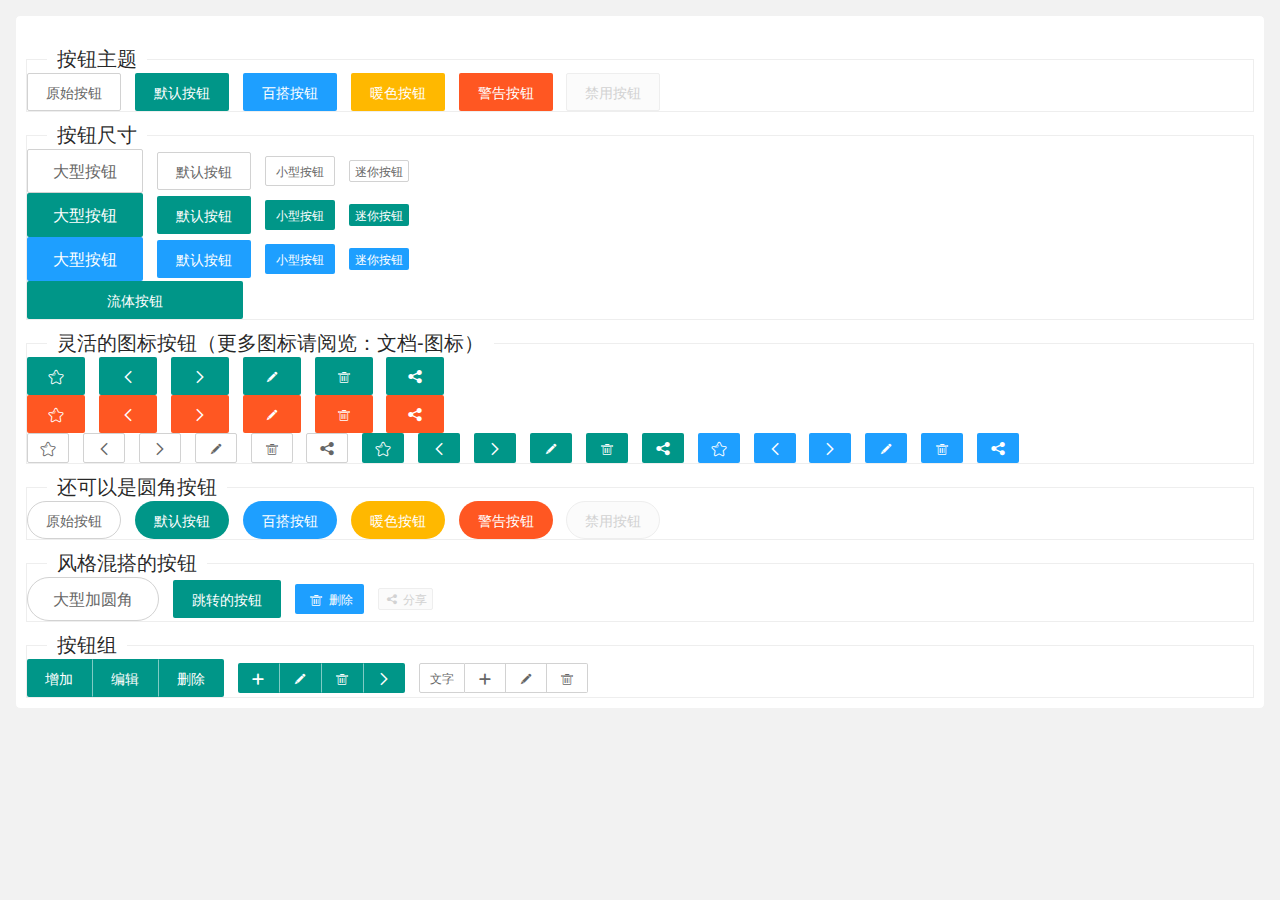
<file: src/main/resources/static/page/button.html>
<!DOCTYPE html>
<html>
<head>
    <meta charset="utf-8">
    <title>layui</title>
    <meta name="renderer" content="webkit">
    <meta http-equiv="X-UA-Compatible" content="IE=edge,chrome=1">
    <meta name="viewport" content="width=device-width, initial-scale=1, maximum-scale=1">
    <link rel="stylesheet" href="../lib/layui-v2.6.3/css/layui.css" media="all">
    <link rel="stylesheet" href="../css/public.css" media="all">
    <style>
      .site-demo-button{margin: 10px 0 10px 0}
    </style>
</head>
<body>
<div class="layuimini-container">
    <div class="layuimini-main">
        <fieldset class="layui-elem-field site-demo-button" style="margin-top: 30px;">
            <legend>按钮主题</legend>
            <div>
                <button type="button" class="layui-btn layui-btn-primary">原始按钮</button>
                <button type="button" class="layui-btn">默认按钮</button>
                <button type="button" class="layui-btn layui-btn-normal">百搭按钮</button>
                <button type="button" class="layui-btn layui-btn-warm">暖色按钮</button>
                <button type="button" class="layui-btn layui-btn-danger">警告按钮</button>
                <button type="button" class="layui-btn layui-btn-disabled">禁用按钮</button>
            </div>
        </fieldset>
        <fieldset class="layui-elem-field site-demo-button">
            <legend>按钮尺寸</legend>
            <div>
                <button type="button" class="layui-btn layui-btn-primary layui-btn-lg">大型按钮</button>
                <button type="button" class="layui-btn layui-btn-primary">默认按钮</button>
                <button type="button" class="layui-btn layui-btn-primary layui-btn-sm">小型按钮</button>
                <button type="button" class="layui-btn layui-btn-primary layui-btn-xs">迷你按钮</button>

                <br>

                <button type="button" class="layui-btn layui-btn-lg">大型按钮</button>
                <button type="button" class="layui-btn">默认按钮</button>
                <button type="button" class="layui-btn layui-btn-sm">小型按钮</button>
                <button type="button" class="layui-btn layui-btn-xs">迷你按钮</button>

                <br>

                <button type="button" class="layui-btn layui-btn-lg layui-btn-normal">大型按钮</button>
                <button type="button" class="layui-btn layui-btn-normal">默认按钮</button>
                <button type="button" class="layui-btn layui-btn-sm layui-btn-normal">小型按钮</button>
                <button type="button" class="layui-btn layui-btn-xs layui-btn-normal">迷你按钮</button>

                <br>

                <div style="width: 216px; margin: 0;">
                    <button type="button" class="layui-btn layui-btn-fluid">流体按钮</button>
                </div>
            </div>
        </fieldset>
        <fieldset class="layui-elem-field site-demo-button">
            <legend>灵活的图标按钮（更多图标请阅览：文档-图标）</legend>
            <div>
                <button type="button" class="layui-btn"><i class="layui-icon"></i></button>
                <button type="button" class="layui-btn"><i class="layui-icon"></i></button>
                <button type="button" class="layui-btn"><i class="layui-icon"></i></button>
                <button type="button" class="layui-btn"><i class="layui-icon"></i></button>
                <button type="button" class="layui-btn"><i class="layui-icon"></i></button>
                <button type="button" class="layui-btn"><i class="layui-icon"></i></button>

                <br>

                <button type="button" class="layui-btn layui-btn-danger"><i class="layui-icon"></i></button>
                <button type="button" class="layui-btn layui-btn-danger"><i class="layui-icon"></i></button>
                <button type="button" class="layui-btn layui-btn-danger"><i class="layui-icon"></i></button>
                <button type="button" class="layui-btn layui-btn-danger"><i class="layui-icon"></i></button>
                <button type="button" class="layui-btn layui-btn-danger"><i class="layui-icon"></i></button>
                <button type="button" class="layui-btn layui-btn-danger"><i class="layui-icon"></i></button>

                <br>

                <button type="button" class="layui-btn layui-btn-primary layui-btn-sm"><i class="layui-icon"></i></button>
                <button type="button" class="layui-btn layui-btn-primary layui-btn-sm"><i class="layui-icon"></i></button>
                <button type="button" class="layui-btn layui-btn-primary layui-btn-sm"><i class="layui-icon"></i></button>
                <button type="button" class="layui-btn layui-btn-primary layui-btn-sm"><i class="layui-icon"></i></button>
                <button type="button" class="layui-btn layui-btn-primary layui-btn-sm"><i class="layui-icon"></i></button>
                <button type="button" class="layui-btn layui-btn-primary layui-btn-sm"><i class="layui-icon"></i></button>

                <button type="button" class="layui-btn layui-btn-sm"><i class="layui-icon"></i></button>
                <button type="button" class="layui-btn layui-btn-sm"><i class="layui-icon"></i></button>
                <button type="button" class="layui-btn layui-btn-sm"><i class="layui-icon"></i></button>
                <button type="button" class="layui-btn layui-btn-sm"><i class="layui-icon"></i></button>
                <button type="button" class="layui-btn layui-btn-sm"><i class="layui-icon"></i></button>
                <button type="button" class="layui-btn layui-btn-sm"><i class="layui-icon"></i></button>

                <button type="button" class="layui-btn layui-btn-normal layui-btn-sm"><i class="layui-icon"></i></button>
                <button type="button" class="layui-btn layui-btn-normal layui-btn-sm"><i class="layui-icon"></i></button>
                <button type="button" class="layui-btn layui-btn-normal layui-btn-sm"><i class="layui-icon"></i></button>
                <button type="button" class="layui-btn layui-btn-normal layui-btn-sm"><i class="layui-icon"></i></button>
                <button type="button" class="layui-btn layui-btn-normal layui-btn-sm"><i class="layui-icon"></i></button>
                <button type="button" class="layui-btn layui-btn-normal layui-btn-sm"><i class="layui-icon"></i></button>
            </div>
        </fieldset>
        <fieldset class="layui-elem-field site-demo-button">
            <legend>还可以是圆角按钮</legend>
            <div>
                <button type="button" class="layui-btn layui-btn-primary layui-btn-radius">原始按钮</button>
                <button type="button" class="layui-btn layui-btn-radius">默认按钮</button>
                <button type="button" class="layui-btn layui-btn-normal layui-btn-radius">百搭按钮</button>
                <button type="button" class="layui-btn layui-btn-warm layui-btn-radius">暖色按钮</button>
                <button type="button" class="layui-btn layui-btn-danger layui-btn-radius">警告按钮</button>
                <button type="button" class="layui-btn layui-btn-disabled layui-btn-radius">禁用按钮</button>
            </div>
        </fieldset>
        <fieldset class="layui-elem-field site-demo-button">
            <legend>风格混搭的按钮</legend>
            <div>
                <button type="button" class="layui-btn layui-btn-lg layui-btn-primary layui-btn-radius">大型加圆角</button>
                <a href="http://www.layui.com/doc/element/button.html" class="layui-btn" target="_blank">跳转的按钮</a>
                <button type="button" class="layui-btn layui-btn-sm layui-btn-normal"><i class="layui-icon"></i> 删除</button>
                <button type="button" class="layui-btn layui-btn-xs layui-btn-disabled"><i class="layui-icon"></i> 分享</button>
            </div>
        </fieldset>

        <fieldset class="layui-elem-field site-demo-button">
            <legend>按钮组</legend>
            <div class="layui-btn-group">
                <button type="button" class="layui-btn">增加</button>
                <button type="button" class="layui-btn ">编辑</button>
                <button type="button" class="layui-btn">删除</button>
            </div>
            <div class="layui-btn-group">
                <button type="button" class="layui-btn layui-btn-sm"><i class="layui-icon"></i></button>
                <button type="button" class="layui-btn layui-btn-sm"><i class="layui-icon"></i></button>
                <button type="button" class="layui-btn layui-btn-sm"><i class="layui-icon"></i></button>
                <button type="button" class="layui-btn layui-btn-sm"><i class="layui-icon"></i></button>
            </div>
            <div class="layui-btn-group">
                <button type="button" class="layui-btn layui-btn-primary layui-btn-sm">文字</button>
                <button type="button" class="layui-btn layui-btn-primary layui-btn-sm"><i class="layui-icon"></i></button>
                <button type="button" class="layui-btn layui-btn-primary layui-btn-sm"><i class="layui-icon"></i></button>
                <button type="button" class="layui-btn layui-btn-primary layui-btn-sm"><i class="layui-icon"></i></button>
            </div>
        </fieldset>
    </div>
</div>

<script src="../lib/layui-v2.6.3/layui.js" charset="utf-8"></script>
<!-- 注意：如果你直接复制所有代码到本地，上述js路径需要改成你本地的 -->
</body>
</html>
</file>
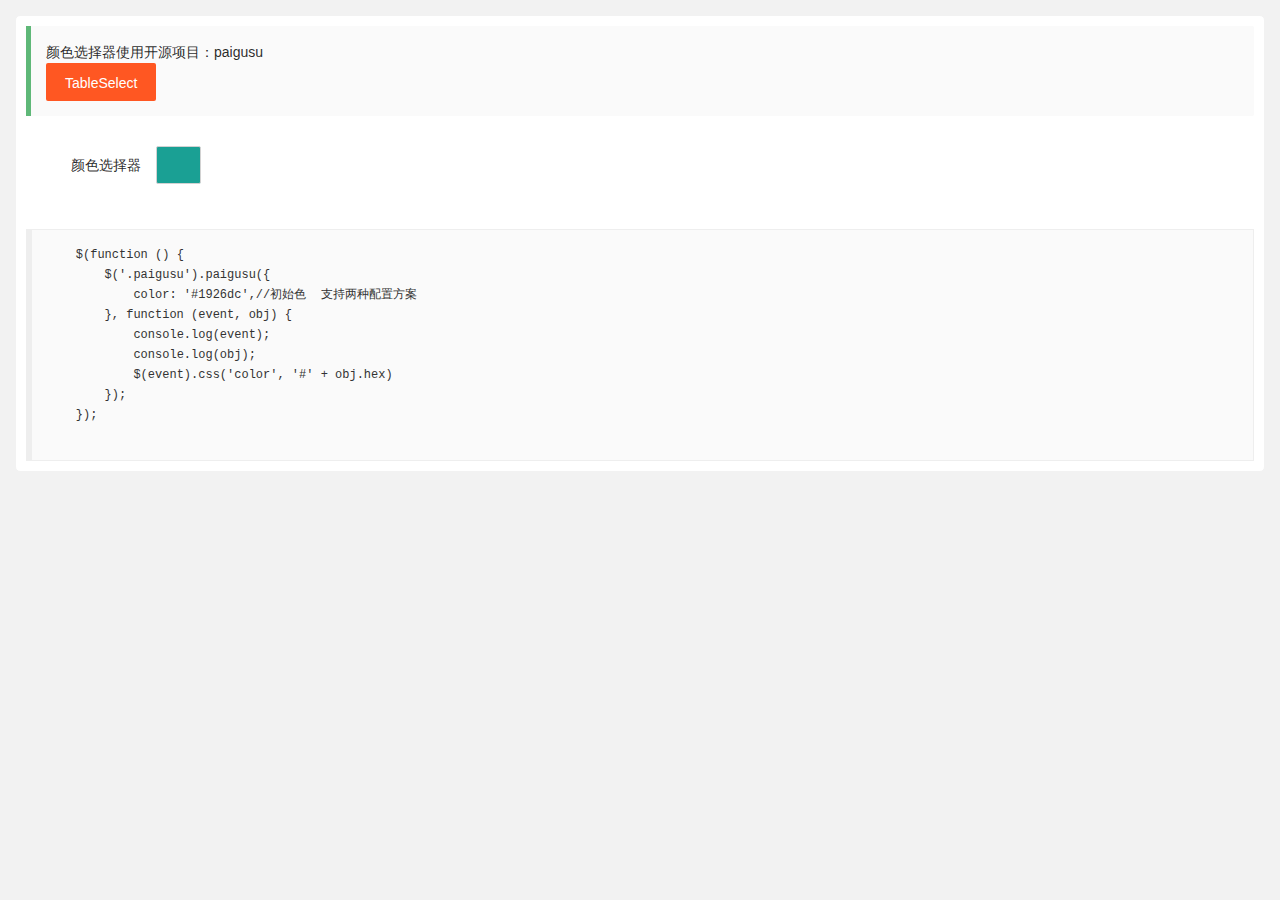
<file: src/main/resources/static/page/color-select.html>
<!DOCTYPE html>
<html lang="en">
<head>
    <meta charset="UTF-8">
    <title>颜色选择器</title>
    <link rel="stylesheet" href="../lib/layui-v2.6.3/css/layui.css" media="all">
    <link rel="stylesheet" href="../css/public.css" media="all">
</head>
<body>
<div class="layuimini-container">
    <div class="layuimini-main">

        <blockquote class="layui-elem-quote">
            颜色选择器使用开源项目：paigusu<br>
            <a href="http://www.jq22.com/jquery-info20030" target="_blank" class="layui-btn layui-btn-danger">TableSelect</a>
        </blockquote>

        <form class="layui-form" action="" style="padding:20px;">
            <div class="layui-form-item">
                <label class="layui-form-label">颜色选择器</label>
                <div class="layui-input-inline">
                    <input type="hidden" name="test_color" value="#1aa094">
                    <span class="layui-btn layui-btn-primary test-select-color" style="padding:0 12px;min-width:45px;background-color: #1aa094;"></span>
                </div>
            </div>
        </form>

        <pre class="layui-code">
    $(function () {
        $('.paigusu').paigusu({
            color: '#1926dc',//初始色  支持两种配置方案
        }, function (event, obj) {
            console.log(event);
            console.log(obj);
            $(event).css('color', '#' + obj.hex)
        });
    });
        </pre>
    </div>
</div>
<script src="../lib/layui-v2.6.3/layui.js" charset="utf-8"></script>
<script src="../lib/jquery-3.4.1/jquery-3.4.1.min.js" charset="utf-8"></script>
<script src="../lib/jq-module/paigusu.min.js" charset="utf-8"></script>
<script>
    $(function () {
        $('.test-select-color').paigusu({
            color: '#1aa094',//初始色  支持两种配置方案
        }, function (event, obj) {
            console.log(event);
            console.log(obj);
            $(event).css('background-color', '#' + obj.hex);
            $('input[name="test_color"]').val('#' + obj.hex);
        });
    });
</script>
</body>
</html>
</file>
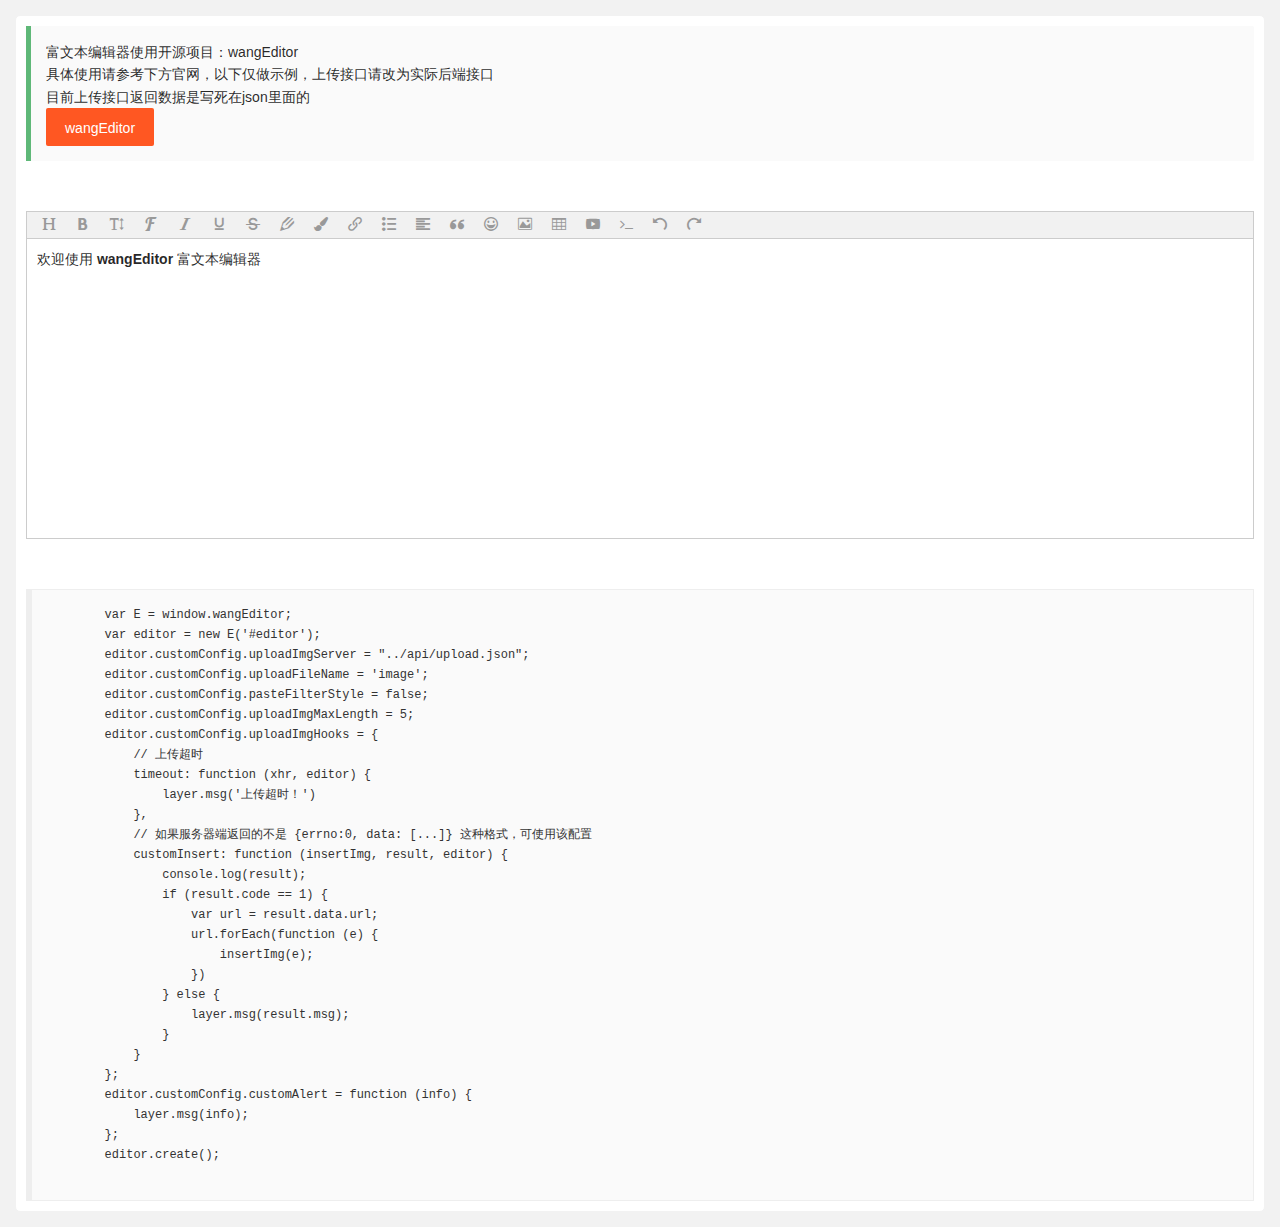
<file: src/main/resources/static/page/editor.html>
<!DOCTYPE html>
<html>
<head>
    <meta charset="utf-8">
    <title>富文本编辑器</title>
    <meta name="renderer" content="webkit">
    <meta http-equiv="X-UA-Compatible" content="IE=edge,chrome=1">
    <meta name="viewport" content="width=device-width, initial-scale=1, maximum-scale=1">
    <link rel="stylesheet" href="../lib/layui-v2.6.3/css/layui.css" media="all">
    <link rel="stylesheet" href="../css/public.css" media="all">
</head>
<body>
<div class="layuimini-container">
    <div class="layuimini-main">

        <blockquote class="layui-elem-quote">
            富文本编辑器使用开源项目：wangEditor<br>
            具体使用请参考下方官网，以下仅做示例，上传接口请改为实际后端接口<br>
            目前上传接口返回数据是写死在json里面的<br>
            <a href="http://www.wangeditor.com" target="_blank" class="layui-btn layui-btn-danger">wangEditor</a>
        </blockquote>

        <div id="editor" style="margin: 50px 0 50px 0">
            <p>欢迎使用 <b>wangEditor</b> 富文本编辑器</p>
        </div>

        <pre class="layui-code">
        var E = window.wangEditor;
        var editor = new E('#editor');
        editor.customConfig.uploadImgServer = "../api/upload.json";
        editor.customConfig.uploadFileName = 'image';
        editor.customConfig.pasteFilterStyle = false;
        editor.customConfig.uploadImgMaxLength = 5;
        editor.customConfig.uploadImgHooks = {
            // 上传超时
            timeout: function (xhr, editor) {
                layer.msg('上传超时！')
            },
            // 如果服务器端返回的不是 {errno:0, data: [...]} 这种格式，可使用该配置
            customInsert: function (insertImg, result, editor) {
                console.log(result);
                if (result.code == 1) {
                    var url = result.data.url;
                    url.forEach(function (e) {
                        insertImg(e);
                    })
                } else {
                    layer.msg(result.msg);
                }
            }
        };
        editor.customConfig.customAlert = function (info) {
            layer.msg(info);
        };
        editor.create();
        </pre>

    </div>
</div>

<!-- 注意， 只需要引用 JS，无需引用任何 CSS ！！！-->
<script src="../lib/layui-v2.6.3/layui.js" charset="utf-8"></script>
<script src="../js/lay-config.js?v=1.0.4" charset="utf-8"></script>
<script type="text/javascript">
    layui.use(['layer','wangEditor'], function () {
        var $ = layui.jquery,
            layer = layui.layer,
            wangEditor = layui.wangEditor;

        var editor = new wangEditor('#editor');
        editor.customConfig.uploadImgServer = "../api/upload.json";
        editor.customConfig.uploadFileName = 'image';
        editor.customConfig.pasteFilterStyle = false;
        editor.customConfig.uploadImgMaxLength = 5;
        editor.customConfig.uploadImgHooks = {
            // 上传超时
            timeout: function (xhr, editor) {
                layer.msg('上传超时！')
            },
            // 如果服务器端返回的不是 {errno:0, data: [...]} 这种格式，可使用该配置
            customInsert: function (insertImg, result, editor) {
                console.log(result);
                if (result.code == 1) {
                    var url = result.data.url;
                    url.forEach(function (e) {
                        insertImg(e);
                    })
                } else {
                    layer.msg(result.msg);
                }
            }
        };
        editor.customConfig.customAlert = function (info) {
            layer.msg(info);
        };
        editor.create();

    });
</script>
</body>
</html>
</file>
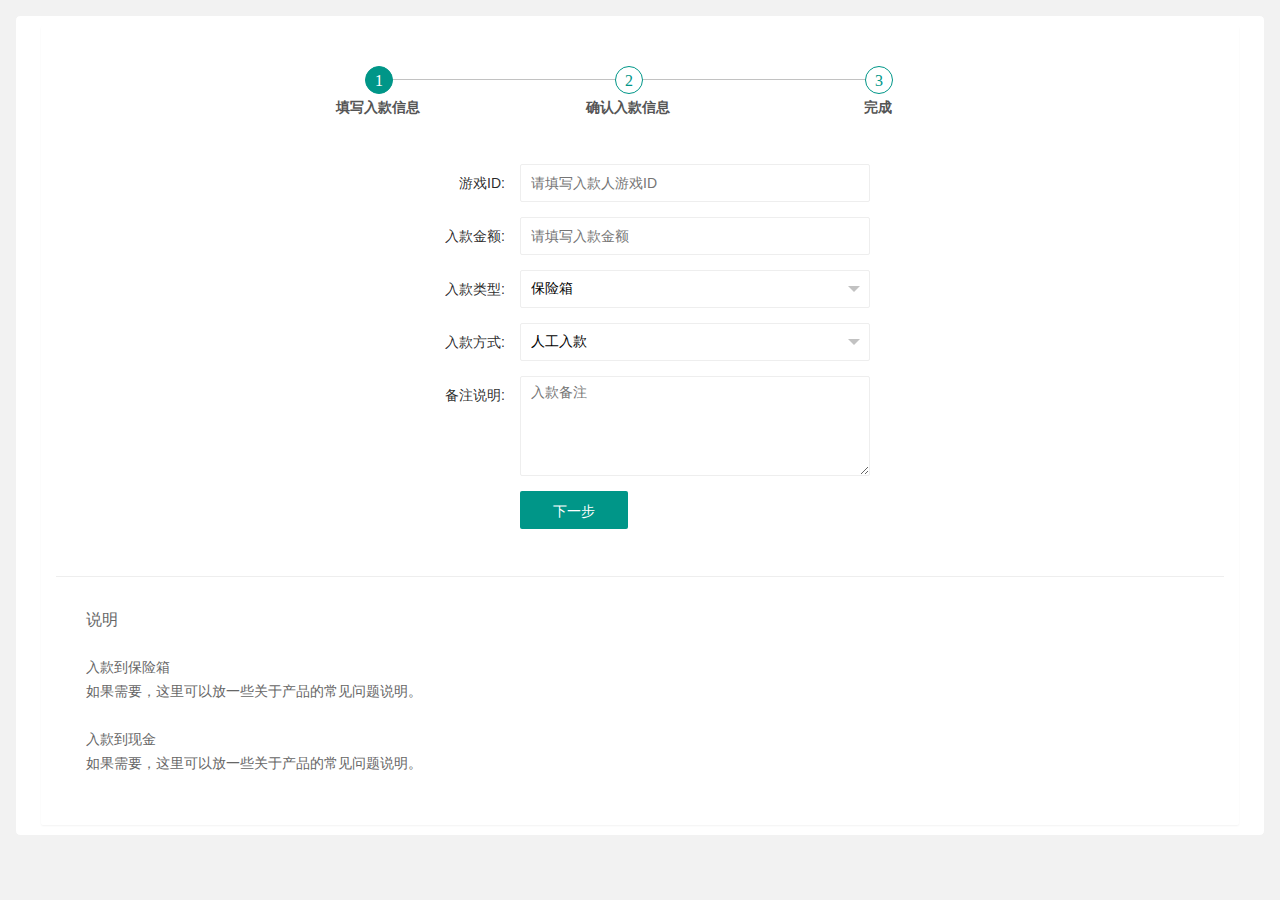
<file: src/main/resources/static/page/form-step.html>
<!DOCTYPE html>
<html>
<head>
    <meta charset="utf-8">
    <title>分步表单</title>
    <meta name="renderer" content="webkit">
    <meta http-equiv="X-UA-Compatible" content="IE=edge,chrome=1">
    <meta name="viewport" content="width=device-width, initial-scale=1, maximum-scale=1">
    <link rel="stylesheet" href="../lib/layui-v2.6.3/css/layui.css" media="all">
    <link rel="stylesheet" href="../css/public.css" media="all">
    <link rel="stylesheet" href="../js/lay-module/step-lay/step.css" media="all">
</head>
<body>
<div class="layuimini-container">
    <div class="layuimini-main">

        <div class="layui-fluid">
            <div class="layui-card">
                <div class="layui-card-body" style="padding-top: 40px;">
                    <div class="layui-carousel" id="stepForm" lay-filter="stepForm" style="margin: 0 auto;">
                        <div carousel-item>
                            <div>
                                <form class="layui-form" style="margin: 0 auto;max-width: 460px;padding-top: 40px;">
                                    <div class="layui-form-item">
                                        <label class="layui-form-label">游戏ID:</label>
                                        <div class="layui-input-block">
                                            <input type="text" placeholder="请填写入款人游戏ID" class="layui-input" lay-verify="number" required />

                                        </div>
                                    </div>
                                    <div class="layui-form-item">
                                        <label class="layui-form-label">入款金额:</label>
                                        <div class="layui-input-block">
                                            <input type="number" placeholder="请填写入款金额" value="" class="layui-input" lay-verify="number" required>
                                        </div>
                                    </div>
                                    <div class="layui-form-item">
                                        <label class="layui-form-label">入款类型:</label>
                                        <div class="layui-input-block">
                                            <select lay-verify="required">
                                                <option value="1" selected>保险箱</option>
                                                <option value="2">现金</option>
                                            </select>
                                        </div>
                                    </div>
                                    <div class="layui-form-item">
                                        <label class="layui-form-label">入款方式:</label>
                                        <div class="layui-input-block">
                                            <select lay-verify="required">
                                                <option value="1" selected>人工入款</option>
                                                <option value="2">修正</option>
                                                <option value="3">活动</option>
                                                <option value="4">佣金</option>
                                            </select>
                                        </div>
                                    </div>
                                    <div class="layui-form-item">
                                        <label class="layui-form-label">备注说明:</label>
                                        <div class="layui-input-block">
                                            <textarea placeholder="入款备注" value="" class="layui-textarea"></textarea>
                                        </div>
                                    </div>
                                    <div class="layui-form-item">
                                        <div class="layui-input-block">
                                            <button class="layui-btn" lay-submit lay-filter="formStep">
                                                &emsp;下一步&emsp;
                                            </button>
                                        </div>
                                    </div>
                                </form>
                            </div>
                            <div>
                                <form class="layui-form" style="margin: 0 auto;max-width: 460px;padding-top: 40px;">
                                    <div class="layui-form-item">
                                        <label class="layui-form-label">游戏ID:</label>
                                        <div class="layui-input-block">
                                            <div class="layui-form-mid layui-word-aux">639537</div>
                                        </div>
                                    </div>
                                    <div class="layui-form-item">
                                        <label class="layui-form-label">账户余额:</label>
                                        <div class="layui-input-block">
                                            <div class="layui-form-mid layui-word-aux">3000 元（保险箱：1000，现金：2000）</div>
                                        </div>
                                    </div>
                                    <div class="layui-form-item">
                                        <label class="layui-form-label">入款金额:</label>
                                        <div class="layui-input-block">
                                            <div class="layui-form-mid layui-word-aux">
                                                <span style="font-size: 18px;color: #333;">1800 元</span>
                                            </div>
                                        </div>
                                    </div>
                                    <div class="layui-form-item">
                                        <label class="layui-form-label">入款类型:</label>
                                        <div class="layui-input-block">
                                            <div class="layui-form-mid layui-word-aux">保险箱</div>
                                        </div>
                                    </div>
                                    <div class="layui-form-item">
                                        <label class="layui-form-label">入款方式:</label>
                                        <div class="layui-input-block">
                                            <div class="layui-form-mid layui-word-aux">人工入款</div>
                                        </div>
                                    </div>
                                    <div class="layui-form-item">
                                        <label class="layui-form-label">备注说明:</label>
                                        <div class="layui-input-block">
                                            <div class="layui-form-mid layui-word-aux">备注说明</div>
                                        </div>
                                    </div>
                                    <div class="layui-form-item">
                                        <div class="layui-input-block">
                                            <button type="button" class="layui-btn layui-btn-primary pre">上一步</button>
                                            <button class="layui-btn" lay-submit lay-filter="formStep2">
                                                &emsp;确认入款&emsp;
                                            </button>
                                        </div>
                                    </div>
                                </form>
                            </div>
                            <div>
                                <div style="text-align: center;margin-top: 90px;">
                                    <i class="layui-icon layui-circle"
                                       style="color: white;font-size:30px;font-weight:bold;background: #52C41A;padding: 20px;line-height: 80px;">&#xe605;</i>
                                    <div style="font-size: 24px;color: #333;font-weight: 500;margin-top: 30px;">
                                        入款成功
                                    </div>
                                    <div style="font-size: 14px;color: #666;margin-top: 20px;">预计两小时到账</div>
                                </div>
                                <div style="text-align: center;margin-top: 50px;">
                                    <button class="layui-btn next">再入一笔</button>
                                    <button class="layui-btn layui-btn-primary">查看账单</button>
                                </div>
                            </div>
                        </div>
                    </div>
                    <hr>
                    <div style="color: #666;margin-top: 30px;margin-bottom: 40px;padding-left: 30px;">
                        <h3>说明</h3><br>
                        <h4>入款到保险箱</h4>
                        <p>如果需要，这里可以放一些关于产品的常见问题说明。</p>
                        <br><h4>入款到现金</h4>
                        <p>如果需要，这里可以放一些关于产品的常见问题说明。</p>
                    </div>
                </div>
            </div>
        </div>

    </div>
</div>
<script src="../lib/layui-v2.6.3/layui.js" charset="utf-8"></script>
<script src="../js/lay-config.js?v=1.0.4" charset="utf-8"></script>
<script>
    layui.use([ 'form', 'step'], function () {
        var $ = layui.$,
            form = layui.form,
            step = layui.step;

        step.render({
            elem: '#stepForm',
            filter: 'stepForm',
            width: '100%', //设置容器宽度
            stepWidth: '750px',
            height: '500px',
            stepItems: [{
                title: '填写入款信息'
            }, {
                title: '确认入款信息'
            }, {
                title: '完成'
            }]
        });


        form.on('submit(formStep)', function (data) {
            step.next('#stepForm');
            return false;
        });

        form.on('submit(formStep2)', function (data) {
            step.next('#stepForm');
            return false;
        });

        $('.pre').click(function () {
            step.pre('#stepForm');
        });

        $('.next').click(function () {
            step.next('#stepForm');
        });
    })
</script>
</body>
</html>
</file>
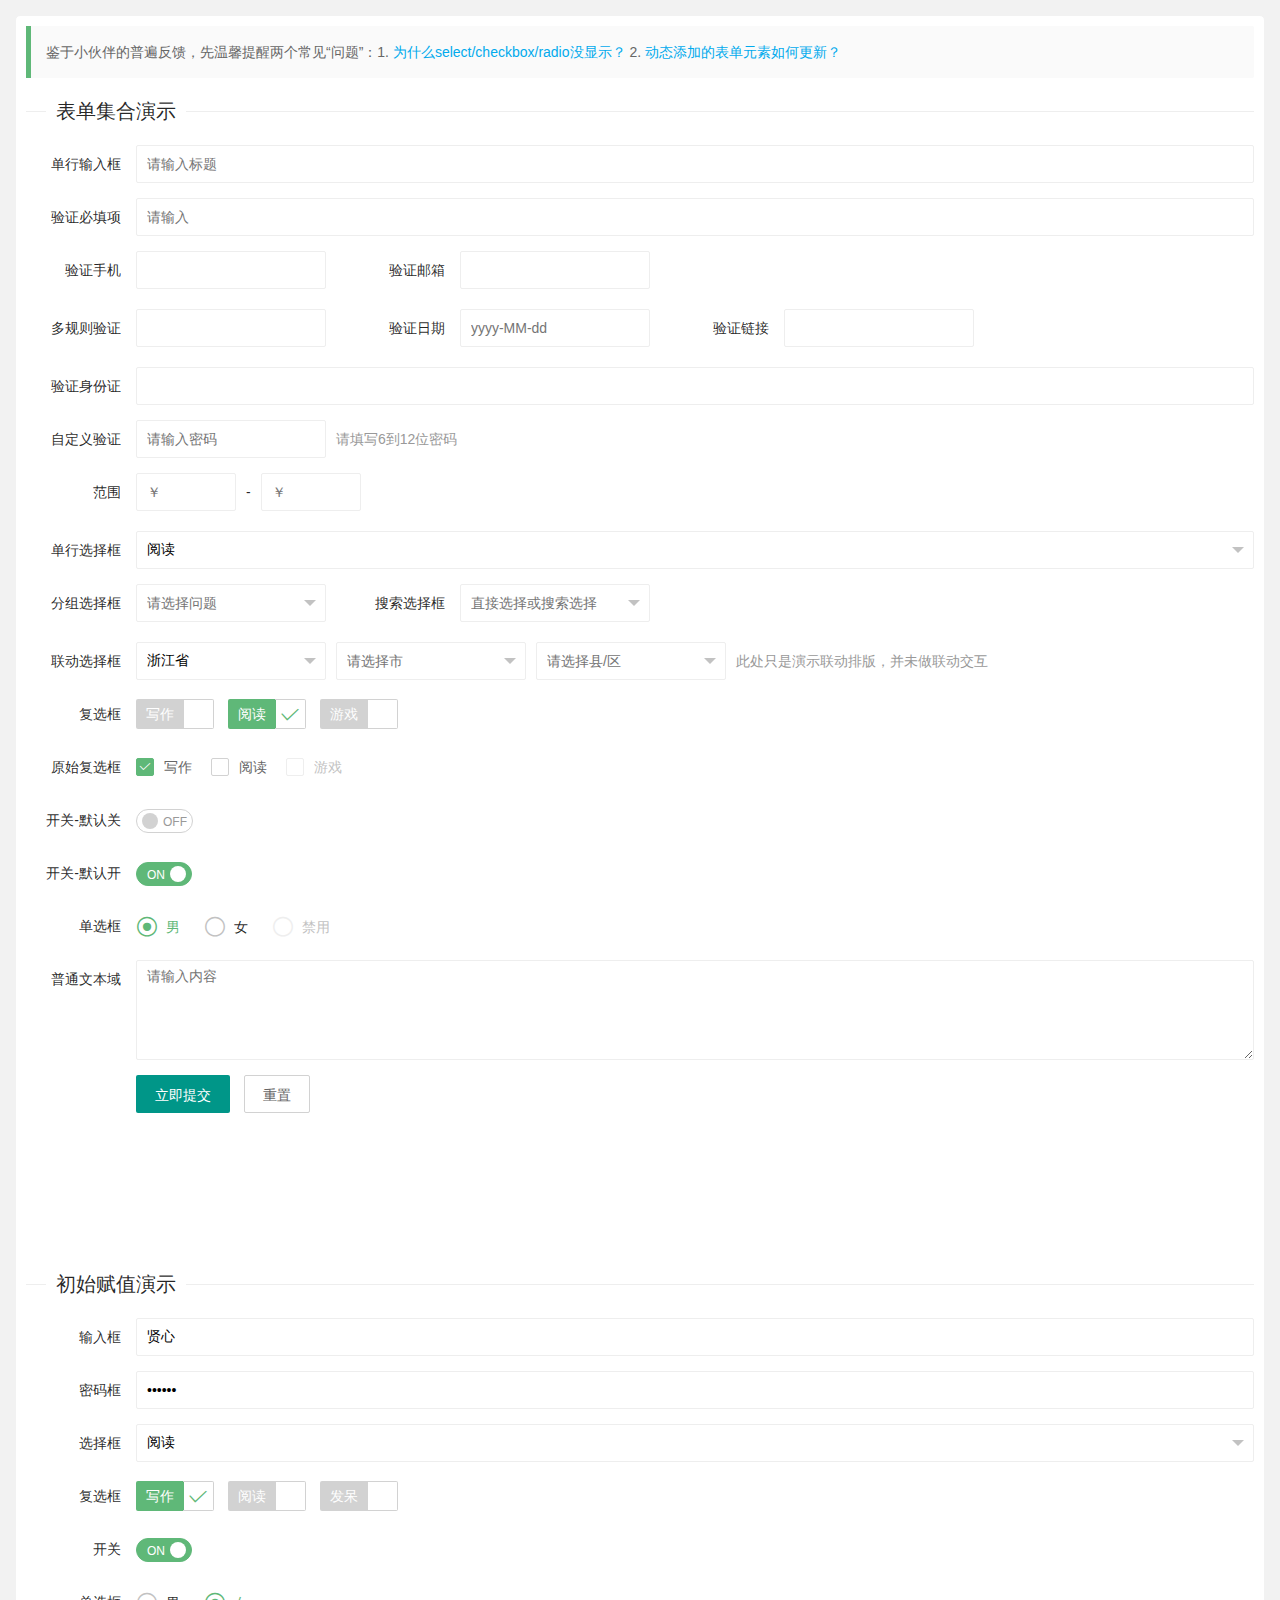
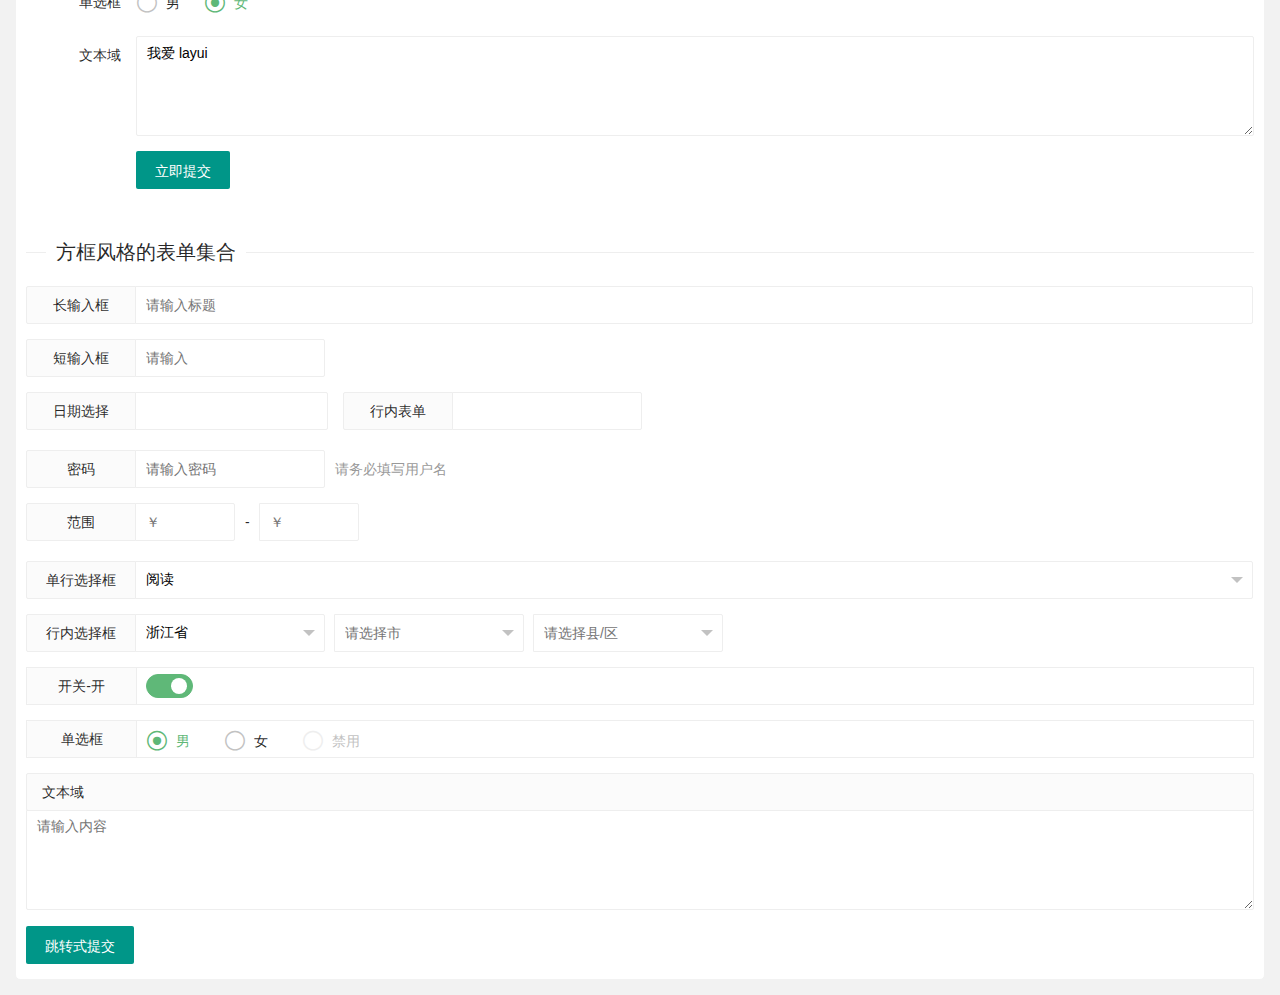
<file: src/main/resources/static/page/form.html>
<!DOCTYPE html>
<html>
<head>
    <meta charset="utf-8">
    <title>layui</title>
    <meta name="renderer" content="webkit">
    <meta http-equiv="X-UA-Compatible" content="IE=edge,chrome=1">
    <meta name="viewport" content="width=device-width, initial-scale=1, maximum-scale=1">
    <link rel="stylesheet" href="../lib/layui-v2.6.3/css/layui.css" media="all">
    <link rel="stylesheet" href="../css/public.css" media="all">
</head>
<body>
<div class="layuimini-container">
    <div class="layuimini-main">

        <blockquote class="layui-elem-quote layui-text">
            鉴于小伙伴的普遍反馈，先温馨提醒两个常见“问题”：1. <a href="/doc/base/faq.html#form" target="_blank">为什么select/checkbox/radio没显示？</a> 2. <a href="/doc/modules/form.html#render" target="_blank">动态添加的表单元素如何更新？</a>
        </blockquote>

        <fieldset class="layui-elem-field layui-field-title" style="margin-top: 20px;">
            <legend>表单集合演示</legend>
        </fieldset>

        <form class="layui-form" action="">
            <div class="layui-form-item">
                <label class="layui-form-label">单行输入框</label>
                <div class="layui-input-block">
                    <input type="text" name="title" lay-verify="title" autocomplete="off" placeholder="请输入标题" class="layui-input">
                </div>
            </div>
            <div class="layui-form-item">
                <label class="layui-form-label">验证必填项</label>
                <div class="layui-input-block">
                    <input type="text" name="username" lay-verify="required" lay-reqtext="用户名是必填项，岂能为空？" placeholder="请输入" autocomplete="off" class="layui-input">
                </div>
            </div>

            <div class="layui-form-item">
                <div class="layui-inline">
                    <label class="layui-form-label">验证手机</label>
                    <div class="layui-input-inline">
                        <input type="tel" name="phone" lay-verify="required|phone" autocomplete="off" class="layui-input">
                    </div>
                </div>
                <div class="layui-inline">
                    <label class="layui-form-label">验证邮箱</label>
                    <div class="layui-input-inline">
                        <input type="text" name="email" lay-verify="email" autocomplete="off" class="layui-input">
                    </div>
                </div>
            </div>

            <div class="layui-form-item">
                <div class="layui-inline">
                    <label class="layui-form-label">多规则验证</label>
                    <div class="layui-input-inline">
                        <input type="text" name="number" lay-verify="required|number" autocomplete="off" class="layui-input">
                    </div>
                </div>
                <div class="layui-inline">
                    <label class="layui-form-label">验证日期</label>
                    <div class="layui-input-inline">
                        <input type="text" name="date" id="date" lay-verify="date" placeholder="yyyy-MM-dd" autocomplete="off" class="layui-input">
                    </div>
                </div>
                <div class="layui-inline">
                    <label class="layui-form-label">验证链接</label>
                    <div class="layui-input-inline">
                        <input type="tel" name="url" lay-verify="url" autocomplete="off" class="layui-input">
                    </div>
                </div>
            </div>

            <div class="layui-form-item">
                <label class="layui-form-label">验证身份证</label>
                <div class="layui-input-block">
                    <input type="text" name="identity" lay-verify="identity" placeholder="" autocomplete="off" class="layui-input">
                </div>
            </div>
            <div class="layui-form-item">
                <label class="layui-form-label">自定义验证</label>
                <div class="layui-input-inline">
                    <input type="password" name="password" lay-verify="pass" placeholder="请输入密码" autocomplete="off" class="layui-input">
                </div>
                <div class="layui-form-mid layui-word-aux">请填写6到12位密码</div>
            </div>

            <div class="layui-form-item">
                <div class="layui-inline">
                    <label class="layui-form-label">范围</label>
                    <div class="layui-input-inline" style="width: 100px;">
                        <input type="text" name="price_min" placeholder="￥" autocomplete="off" class="layui-input">
                    </div>
                    <div class="layui-form-mid">-</div>
                    <div class="layui-input-inline" style="width: 100px;">
                        <input type="text" name="price_max" placeholder="￥" autocomplete="off" class="layui-input">
                    </div>
                </div>
            </div>

            <div class="layui-form-item">
                <label class="layui-form-label">单行选择框</label>
                <div class="layui-input-block">
                    <select name="interest" lay-filter="aihao">
                        <option value=""></option>
                        <option value="0">写作</option>
                        <option value="1" selected="">阅读</option>
                        <option value="2">游戏</option>
                        <option value="3">音乐</option>
                        <option value="4">旅行</option>
                    </select>
                </div>
            </div>


            <div class="layui-form-item">
                <div class="layui-inline">
                    <label class="layui-form-label">分组选择框</label>
                    <div class="layui-input-inline">
                        <select name="quiz">
                            <option value="">请选择问题</option>
                            <optgroup label="城市记忆">
                                <option value="你工作的第一个城市">你工作的第一个城市</option>
                            </optgroup>
                            <optgroup label="学生时代">
                                <option value="你的工号">你的工号</option>
                                <option value="你最喜欢的老师">你最喜欢的老师</option>
                            </optgroup>
                        </select>
                    </div>
                </div>
                <div class="layui-inline">
                    <label class="layui-form-label">搜索选择框</label>
                    <div class="layui-input-inline">
                        <select name="modules" lay-verify="required" lay-search="">
                            <option value="">直接选择或搜索选择</option>
                            <option value="1">layer</option>
                            <option value="2">form</option>
                            <option value="3">layim</option>
                            <option value="4">element</option>
                            <option value="5">laytpl</option>
                            <option value="6">upload</option>
                            <option value="7">laydate</option>
                            <option value="8">laypage</option>
                            <option value="9">flow</option>
                            <option value="10">util</option>
                            <option value="11">code</option>
                            <option value="12">tree</option>
                            <option value="13">layedit</option>
                            <option value="14">nav</option>
                            <option value="15">tab</option>
                            <option value="16">table</option>
                            <option value="17">select</option>
                            <option value="18">checkbox</option>
                            <option value="19">switch</option>
                            <option value="20">radio</option>
                        </select>
                    </div>
                </div>
            </div>

            <div class="layui-form-item">
                <label class="layui-form-label">联动选择框</label>
                <div class="layui-input-inline">
                    <select name="quiz1">
                        <option value="">请选择省</option>
                        <option value="浙江" selected="">浙江省</option>
                        <option value="你的工号">江西省</option>
                        <option value="你最喜欢的老师">福建省</option>
                    </select>
                </div>
                <div class="layui-input-inline">
                    <select name="quiz2">
                        <option value="">请选择市</option>
                        <option value="杭州">杭州</option>
                        <option value="宁波" disabled="">宁波</option>
                        <option value="温州">温州</option>
                        <option value="温州">台州</option>
                        <option value="温州">绍兴</option>
                    </select>
                </div>
                <div class="layui-input-inline">
                    <select name="quiz3">
                        <option value="">请选择县/区</option>
                        <option value="西湖区">西湖区</option>
                        <option value="余杭区">余杭区</option>
                        <option value="拱墅区">临安市</option>
                    </select>
                </div>
                <div class="layui-form-mid layui-word-aux">此处只是演示联动排版，并未做联动交互</div>
            </div>

            <div class="layui-form-item">
                <label class="layui-form-label">复选框</label>
                <div class="layui-input-block">
                    <input type="checkbox" name="like[write]" title="写作">
                    <input type="checkbox" name="like[read]" title="阅读" checked="">
                    <input type="checkbox" name="like[game]" title="游戏">
                </div>
            </div>

            <div class="layui-form-item" pane="">
                <label class="layui-form-label">原始复选框</label>
                <div class="layui-input-block">
                    <input type="checkbox" name="like1[write]" lay-skin="primary" title="写作" checked="">
                    <input type="checkbox" name="like1[read]" lay-skin="primary" title="阅读">
                    <input type="checkbox" name="like1[game]" lay-skin="primary" title="游戏" disabled="">
                </div>
            </div>

            <div class="layui-form-item">
                <label class="layui-form-label">开关-默认关</label>
                <div class="layui-input-block">
                    <input type="checkbox" name="close" lay-skin="switch" lay-text="ON|OFF">
                </div>
            </div>
            <div class="layui-form-item">
                <label class="layui-form-label">开关-默认开</label>
                <div class="layui-input-block">
                    <input type="checkbox" checked="" name="open" lay-skin="switch" lay-filter="switchTest" lay-text="ON|OFF">
                </div>
            </div>
            <div class="layui-form-item">
                <label class="layui-form-label">单选框</label>
                <div class="layui-input-block">
                    <input type="radio" name="sex" value="男" title="男" checked="">
                    <input type="radio" name="sex" value="女" title="女">
                    <input type="radio" name="sex" value="禁" title="禁用" disabled="">
                </div>
            </div>
            <div class="layui-form-item layui-form-text">
                <label class="layui-form-label">普通文本域</label>
                <div class="layui-input-block">
                    <textarea placeholder="请输入内容" class="layui-textarea"></textarea>
                </div>
            </div>
            <!--<div class="layui-form-item layui-form-text">
              <label class="layui-form-label">编辑器</label>
              <div class="layui-input-block">
                <textarea class="layui-textarea layui-hide" name="content" lay-verify="content" id="LAY_demo_editor"></textarea>
              </div>
            </div>-->
            <div class="layui-form-item">
                <div class="layui-input-block">
                    <button class="layui-btn" lay-submit="" lay-filter="demo1">立即提交</button>
                    <button type="reset" class="layui-btn layui-btn-primary">重置</button>
                </div>
            </div>
        </form>

        <!-- 示例-970 -->
        <ins class="adsbygoogle" style="display:inline-block;width:970px;height:90px" data-ad-client="ca-pub-6111334333458862" data-ad-slot="3820120620"></ins>

        <fieldset class="layui-elem-field layui-field-title" style="margin-top: 50px;">
            <legend>初始赋值演示</legend>
        </fieldset>

        <form class="layui-form" action="" lay-filter="example">
            <div class="layui-form-item">
                <label class="layui-form-label">输入框</label>
                <div class="layui-input-block">
                    <input type="text" name="username" lay-verify="title" autocomplete="off" placeholder="请输入标题" class="layui-input">
                </div>
            </div>
            <div class="layui-form-item">
                <label class="layui-form-label">密码框</label>
                <div class="layui-input-block">
                    <input type="password" name="password" placeholder="请输入密码" autocomplete="off" class="layui-input">
                </div>
            </div>

            <div class="layui-form-item">
                <label class="layui-form-label">选择框</label>
                <div class="layui-input-block">
                    <select name="interest" lay-filter="aihao">
                        <option value=""></option>
                        <option value="0">写作</option>
                        <option value="1">阅读</option>
                        <option value="2">游戏</option>
                        <option value="3">音乐</option>
                        <option value="4">旅行</option>
                    </select>
                </div>
            </div>

            <div class="layui-form-item">
                <label class="layui-form-label">复选框</label>
                <div class="layui-input-block">
                    <input type="checkbox" name="like[write]" title="写作">
                    <input type="checkbox" name="like[read]" title="阅读">
                    <input type="checkbox" name="like[daze]" title="发呆">
                </div>
            </div>

            <div class="layui-form-item">
                <label class="layui-form-label">开关</label>
                <div class="layui-input-block">
                    <input type="checkbox" name="close" lay-skin="switch" lay-text="ON|OFF">
                </div>
            </div>

            <div class="layui-form-item">
                <label class="layui-form-label">单选框</label>
                <div class="layui-input-block">
                    <input type="radio" name="sex" value="男" title="男" checked="">
                    <input type="radio" name="sex" value="女" title="女">
                </div>
            </div>
            <div class="layui-form-item layui-form-text">
                <label class="layui-form-label">文本域</label>
                <div class="layui-input-block">
                    <textarea placeholder="请输入内容" class="layui-textarea" name="desc"></textarea>
                </div>
            </div>

            <div class="layui-form-item">
                <div class="layui-input-block">
                    <button class="layui-btn" lay-submit="" lay-filter="demo1">立即提交</button>
                </div>
            </div>
        </form>
        <fieldset class="layui-elem-field layui-field-title" style="margin-top: 50px;">
            <legend>方框风格的表单集合</legend>
        </fieldset>
        <form class="layui-form layui-form-pane" action="">
            <div class="layui-form-item">
                <label class="layui-form-label">长输入框</label>
                <div class="layui-input-block">
                    <input type="text" name="title" autocomplete="off" placeholder="请输入标题" class="layui-input">
                </div>
            </div>
            <div class="layui-form-item">
                <label class="layui-form-label">短输入框</label>
                <div class="layui-input-inline">
                    <input type="text" name="username" lay-verify="required" placeholder="请输入" autocomplete="off" class="layui-input">
                </div>
            </div>

            <div class="layui-form-item">
                <div class="layui-inline">
                    <label class="layui-form-label">日期选择</label>
                    <div class="layui-input-block">
                        <input type="text" name="date" id="date1" autocomplete="off" class="layui-input">
                    </div>
                </div>
                <div class="layui-inline">
                    <label class="layui-form-label">行内表单</label>
                    <div class="layui-input-inline">
                        <input type="text" name="number" autocomplete="off" class="layui-input">
                    </div>
                </div>
            </div>
            <div class="layui-form-item">
                <label class="layui-form-label">密码</label>
                <div class="layui-input-inline">
                    <input type="password" name="password" placeholder="请输入密码" autocomplete="off" class="layui-input">
                </div>
                <div class="layui-form-mid layui-word-aux">请务必填写用户名</div>
            </div>

            <div class="layui-form-item">
                <div class="layui-inline">
                    <label class="layui-form-label">范围</label>
                    <div class="layui-input-inline" style="width: 100px;">
                        <input type="text" name="price_min" placeholder="￥" autocomplete="off" class="layui-input">
                    </div>
                    <div class="layui-form-mid">-</div>
                    <div class="layui-input-inline" style="width: 100px;">
                        <input type="text" name="price_max" placeholder="￥" autocomplete="off" class="layui-input">
                    </div>
                </div>
            </div>

            <div class="layui-form-item">
                <label class="layui-form-label">单行选择框</label>
                <div class="layui-input-block">
                    <select name="interest" lay-filter="aihao">
                        <option value=""></option>
                        <option value="0">写作</option>
                        <option value="1" selected="">阅读</option>
                        <option value="2">游戏</option>
                        <option value="3">音乐</option>
                        <option value="4">旅行</option>
                    </select>
                </div>
            </div>

            <div class="layui-form-item">
                <label class="layui-form-label">行内选择框</label>
                <div class="layui-input-inline">
                    <select name="quiz1">
                        <option value="">请选择省</option>
                        <option value="浙江" selected="">浙江省</option>
                        <option value="你的工号">江西省</option>
                        <option value="你最喜欢的老师">福建省</option>
                    </select>
                </div>
                <div class="layui-input-inline">
                    <select name="quiz2">
                        <option value="">请选择市</option>
                        <option value="杭州">杭州</option>
                        <option value="宁波" disabled="">宁波</option>
                        <option value="温州">温州</option>
                        <option value="温州">台州</option>
                        <option value="温州">绍兴</option>
                    </select>
                </div>
                <div class="layui-input-inline">
                    <select name="quiz3">
                        <option value="">请选择县/区</option>
                        <option value="西湖区">西湖区</option>
                        <option value="余杭区">余杭区</option>
                        <option value="拱墅区">临安市</option>
                    </select>
                </div>
            </div>
            <div class="layui-form-item" pane="">
                <label class="layui-form-label">开关-开</label>
                <div class="layui-input-block">
                    <input type="checkbox" checked="" name="open" lay-skin="switch" lay-filter="switchTest" title="开关">
                </div>
            </div>
            <div class="layui-form-item" pane="">
                <label class="layui-form-label">单选框</label>
                <div class="layui-input-block">
                    <input type="radio" name="sex" value="男" title="男" checked="">
                    <input type="radio" name="sex" value="女" title="女">
                    <input type="radio" name="sex" value="禁" title="禁用" disabled="">
                </div>
            </div>
            <div class="layui-form-item layui-form-text">
                <label class="layui-form-label">文本域</label>
                <div class="layui-input-block">
                    <textarea placeholder="请输入内容" class="layui-textarea"></textarea>
                </div>
            </div>
            <div class="layui-form-item">
                <button class="layui-btn" lay-submit="" lay-filter="demo2">跳转式提交</button>
            </div>
        </form>
    </div>
</div>

<script src="../lib/layui-v2.6.3/layui.js" charset="utf-8"></script>
<!-- 注意：如果你直接复制所有代码到本地，上述js路径需要改成你本地的 -->
<script>
    layui.use(['form', 'layedit', 'laydate'], function () {
        var form = layui.form
            , layer = layui.layer
            , layedit = layui.layedit
            , laydate = layui.laydate;

        //日期
        laydate.render({
            elem: '#date'
        });
        laydate.render({
            elem: '#date1'
        });

        //创建一个编辑器
        var editIndex = layedit.build('LAY_demo_editor');

        //自定义验证规则
        form.verify({
            title: function (value) {
                if (value.length < 5) {
                    return '标题至少得5个字符啊';
                }
            }
            , pass: [
                /^[\S]{6,12}$/
                , '密码必须6到12位，且不能出现空格'
            ]
            , content: function (value) {
                layedit.sync(editIndex);
            }
        });

        //监听指定开关
        form.on('switch(switchTest)', function (data) {
            layer.msg('开关checked：' + (this.checked ? 'true' : 'false'), {
                offset: '6px'
            });
            layer.tips('温馨提示：请注意开关状态的文字可以随意定义，而不仅仅是ON|OFF', data.othis)
        });

        //监听提交
        form.on('submit(demo1)', function (data) {
            layer.alert(JSON.stringify(data.field), {
                title: '最终的提交信息'
            })
            return false;
        });

        //表单初始赋值
        form.val('example', {
            "username": "贤心" // "name": "value"
            , "password": "123456"
            , "interest": 1
            , "like[write]": true //复选框选中状态
            , "close": true //开关状态
            , "sex": "女"
            , "desc": "我爱 layui"
        })


    });
</script>

</body>
</html>
</file>
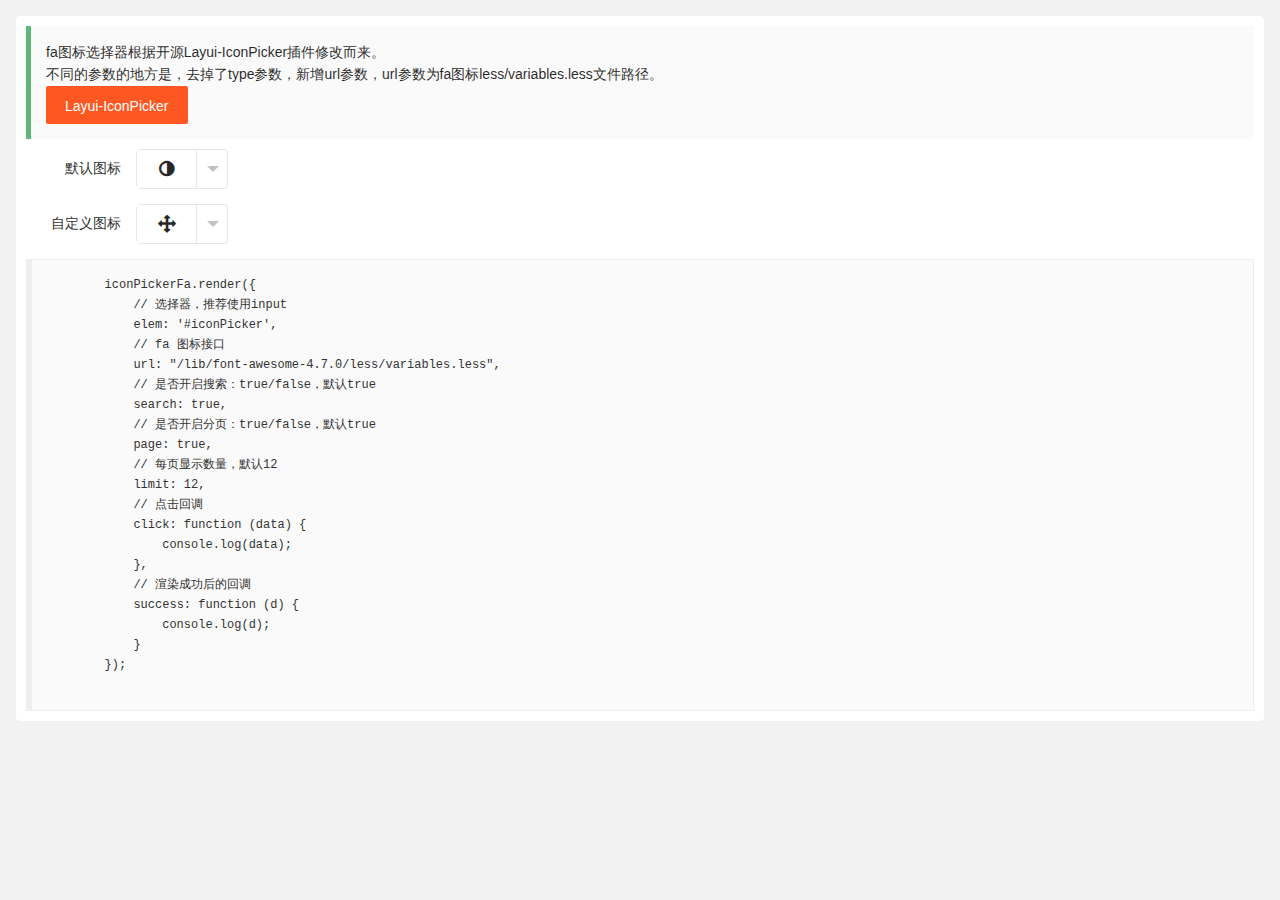
<file: src/main/resources/static/page/icon-picker.html>
<!DOCTYPE html>
<html lang="en">
<head>
    <meta charset="UTF-8">
    <title>图标选择器</title>
    <link rel="stylesheet" href="../lib/layui-v2.6.3/css/layui.css" media="all">
    <link rel="stylesheet" href="../lib/font-awesome-4.7.0/css/font-awesome.min.css" media="all">
    <link rel="stylesheet" href="../css/public.css" media="all">
    <style>
        .layui-iconpicker-body.layui-iconpicker-body-page .hide {display: none;}
    </style>
</head>
<body>
<div class="layuimini-container">
    <div class="layuimini-main">

        <blockquote class="layui-elem-quote">
            fa图标选择器根据开源Layui-IconPicker插件修改而来。<br>
            不同的参数的地方是，去掉了type参数，新增url参数，url参数为fa图标less/variables.less文件路径。<br>
            <a href="https://gitee.com/wujiawei0926/iconpicker" target="_blank" class="layui-btn layui-btn-danger">Layui-IconPicker</a>
        </blockquote>

        <div class="layui-form">
            <div class="layui-form-item">
                <label for="" class="layui-form-label">默认图标</label>
                <div class="layui-input-block">
                    <input type="text" id="iconPicker" lay-filter="iconPicker" class="hide">
                </div>
            </div>

            <div class="layui-form-item">
                <label for="" class="layui-form-label">自定义图标</label>
                <div class="layui-input-block">
                    <input type="text" id="iconPicker1" value="fa-arrows" lay-filter="iconPicker2" class="hide">
                </div>
            </div>
        </div>

        <pre class="layui-code">
        iconPickerFa.render({
            // 选择器，推荐使用input
            elem: '#iconPicker',
            // fa 图标接口
            url: "/lib/font-awesome-4.7.0/less/variables.less",
            // 是否开启搜索：true/false，默认true
            search: true,
            // 是否开启分页：true/false，默认true
            page: true,
            // 每页显示数量，默认12
            limit: 12,
            // 点击回调
            click: function (data) {
                console.log(data);
            },
            // 渲染成功后的回调
            success: function (d) {
                console.log(d);
            }
        });
        </pre>

    </div>
</div>
<script src="../lib/layui-v2.6.3/layui.js" charset="utf-8"></script>
<script src="../js/lay-config.js?v=1.0.4" charset="utf-8"></script>
<script>
    layui.use(['iconPickerFa', 'form', 'layer'], function () {
        var iconPickerFa = layui.iconPickerFa,
            form = layui.form,
            layer = layui.layer,
            $ = layui.$;

        iconPickerFa.render({
            // 选择器，推荐使用input
            elem: '#iconPicker',
            // fa 图标接口
            url: "../lib/font-awesome-4.7.0/less/variables.less",
            // 是否开启搜索：true/false，默认true
            search: true,
            // 是否开启分页：true/false，默认true
            page: true,
            // 每页显示数量，默认12
            limit: 12,
            // 点击回调
            click: function (data) {
                console.log(data);
            },
            // 渲染成功后的回调
            success: function (d) {
                console.log(d);
            }
        });

        iconPickerFa.render({
            // 选择器，推荐使用input
            elem: '#iconPicker1',
            // fa 图标接口
            url: "../lib/font-awesome-4.7.0/less/variables.less",
            // 是否开启搜索：true/false
            search: true,
            // 是否开启分页
            page: true,
            // 每页显示数量，默认12
            limit: 12,
            // 点击回调
            click: function (data) {
                console.log(data);
            },
            // 渲染成功后的回调
            success: function (d) {
                console.log(d);
            }
        });

    });

</script>
</body>
</html>
</file>
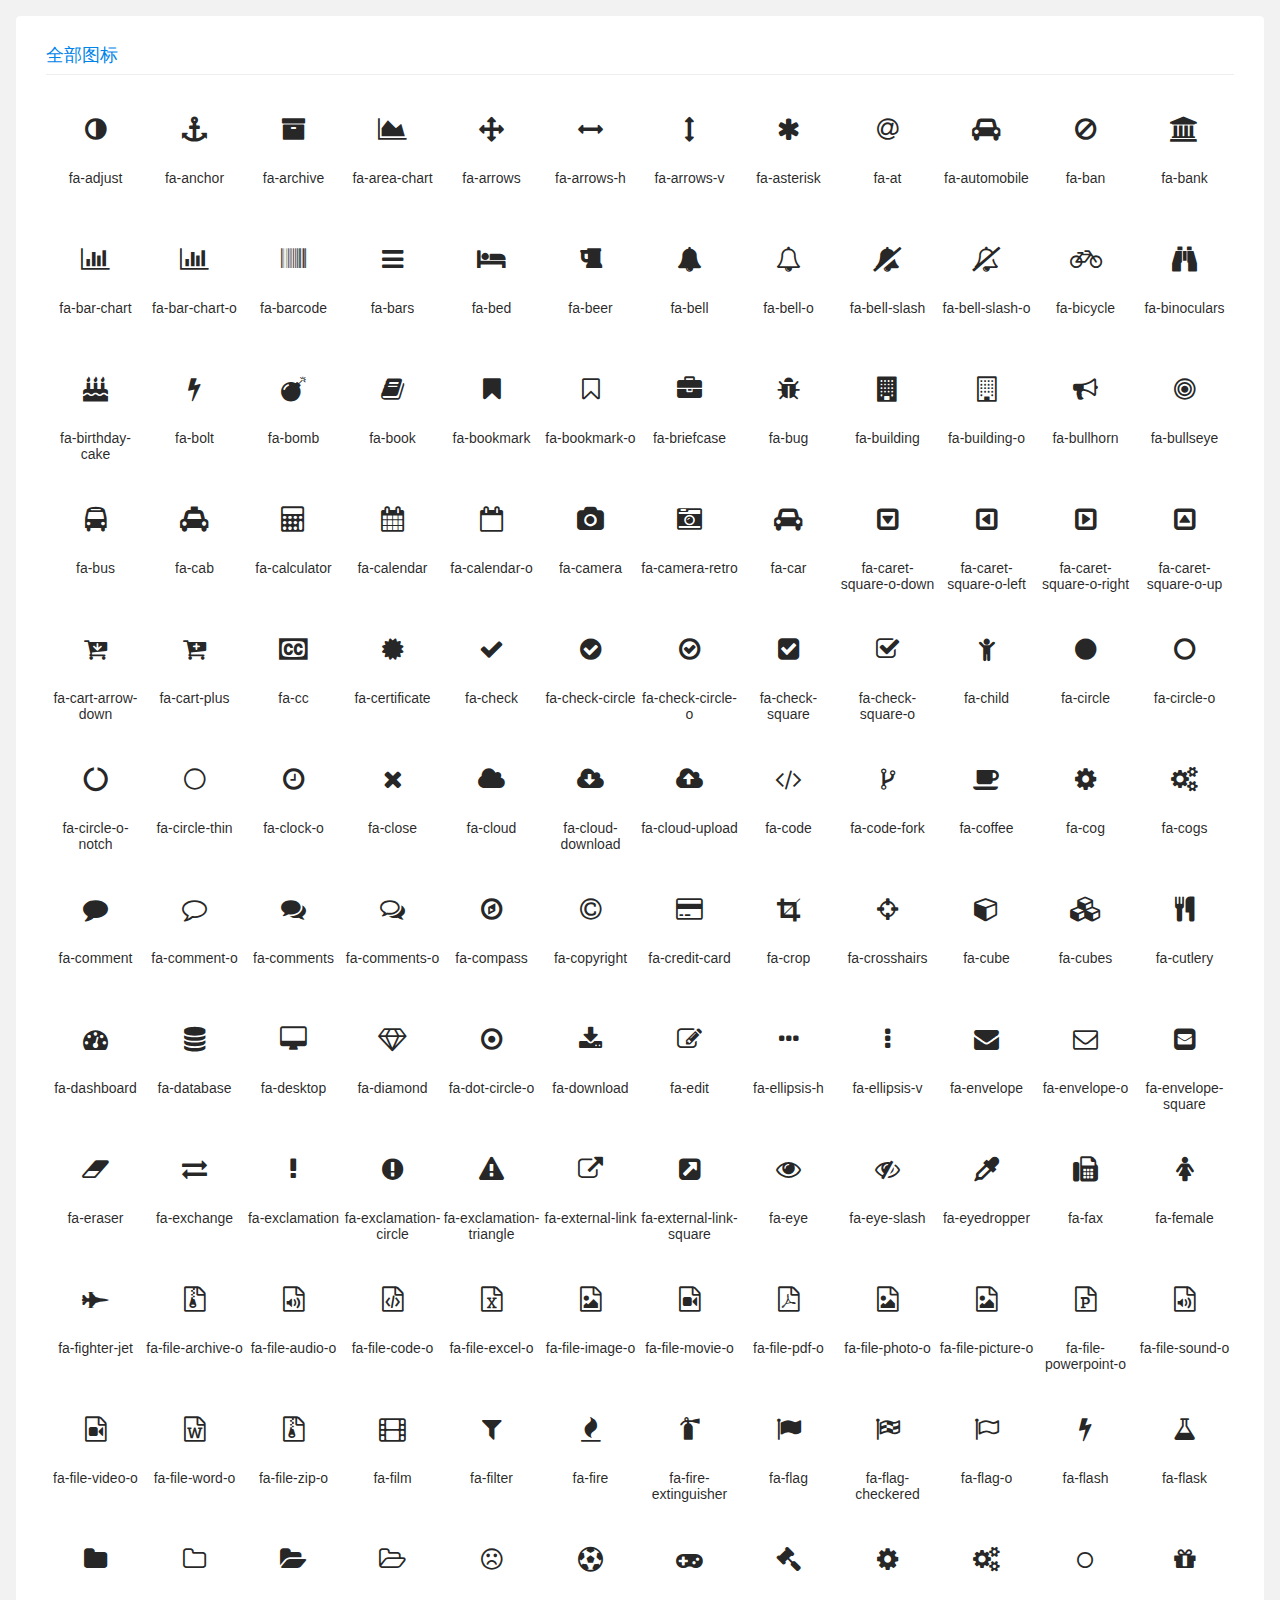
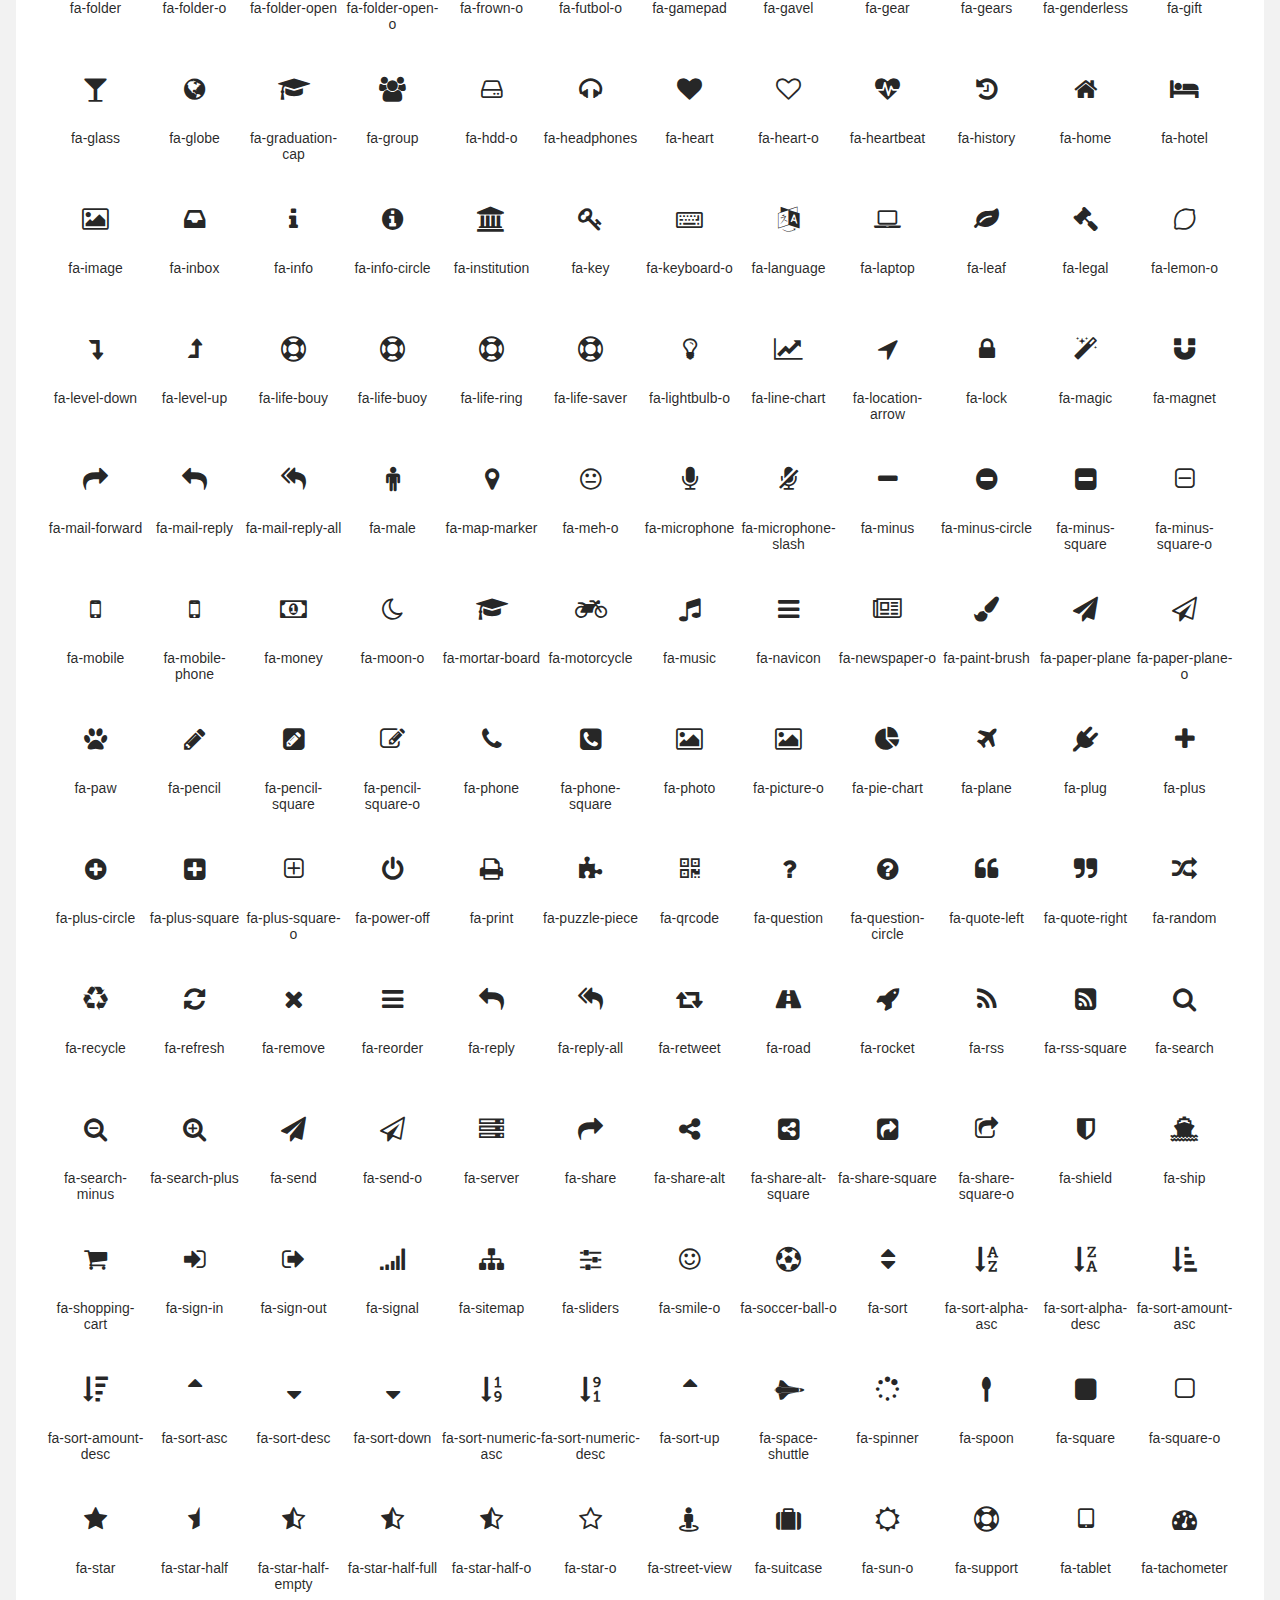
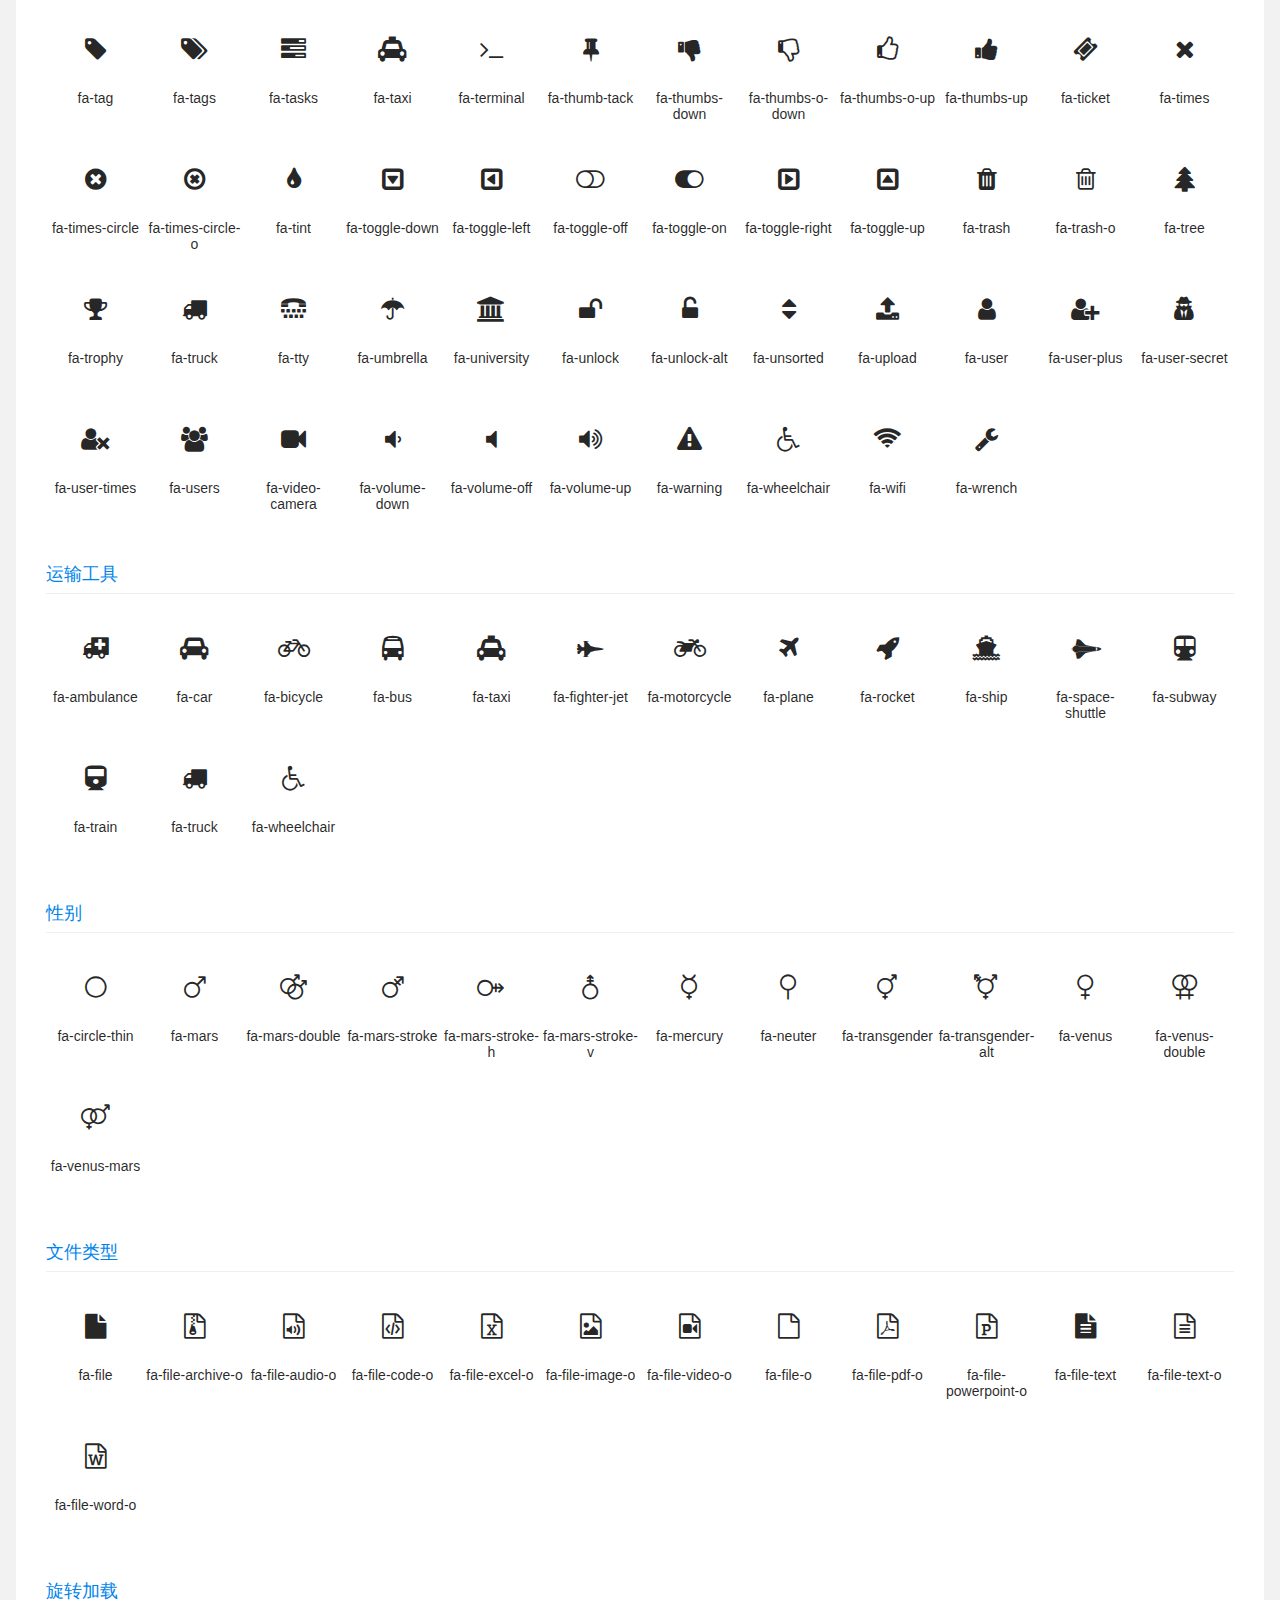
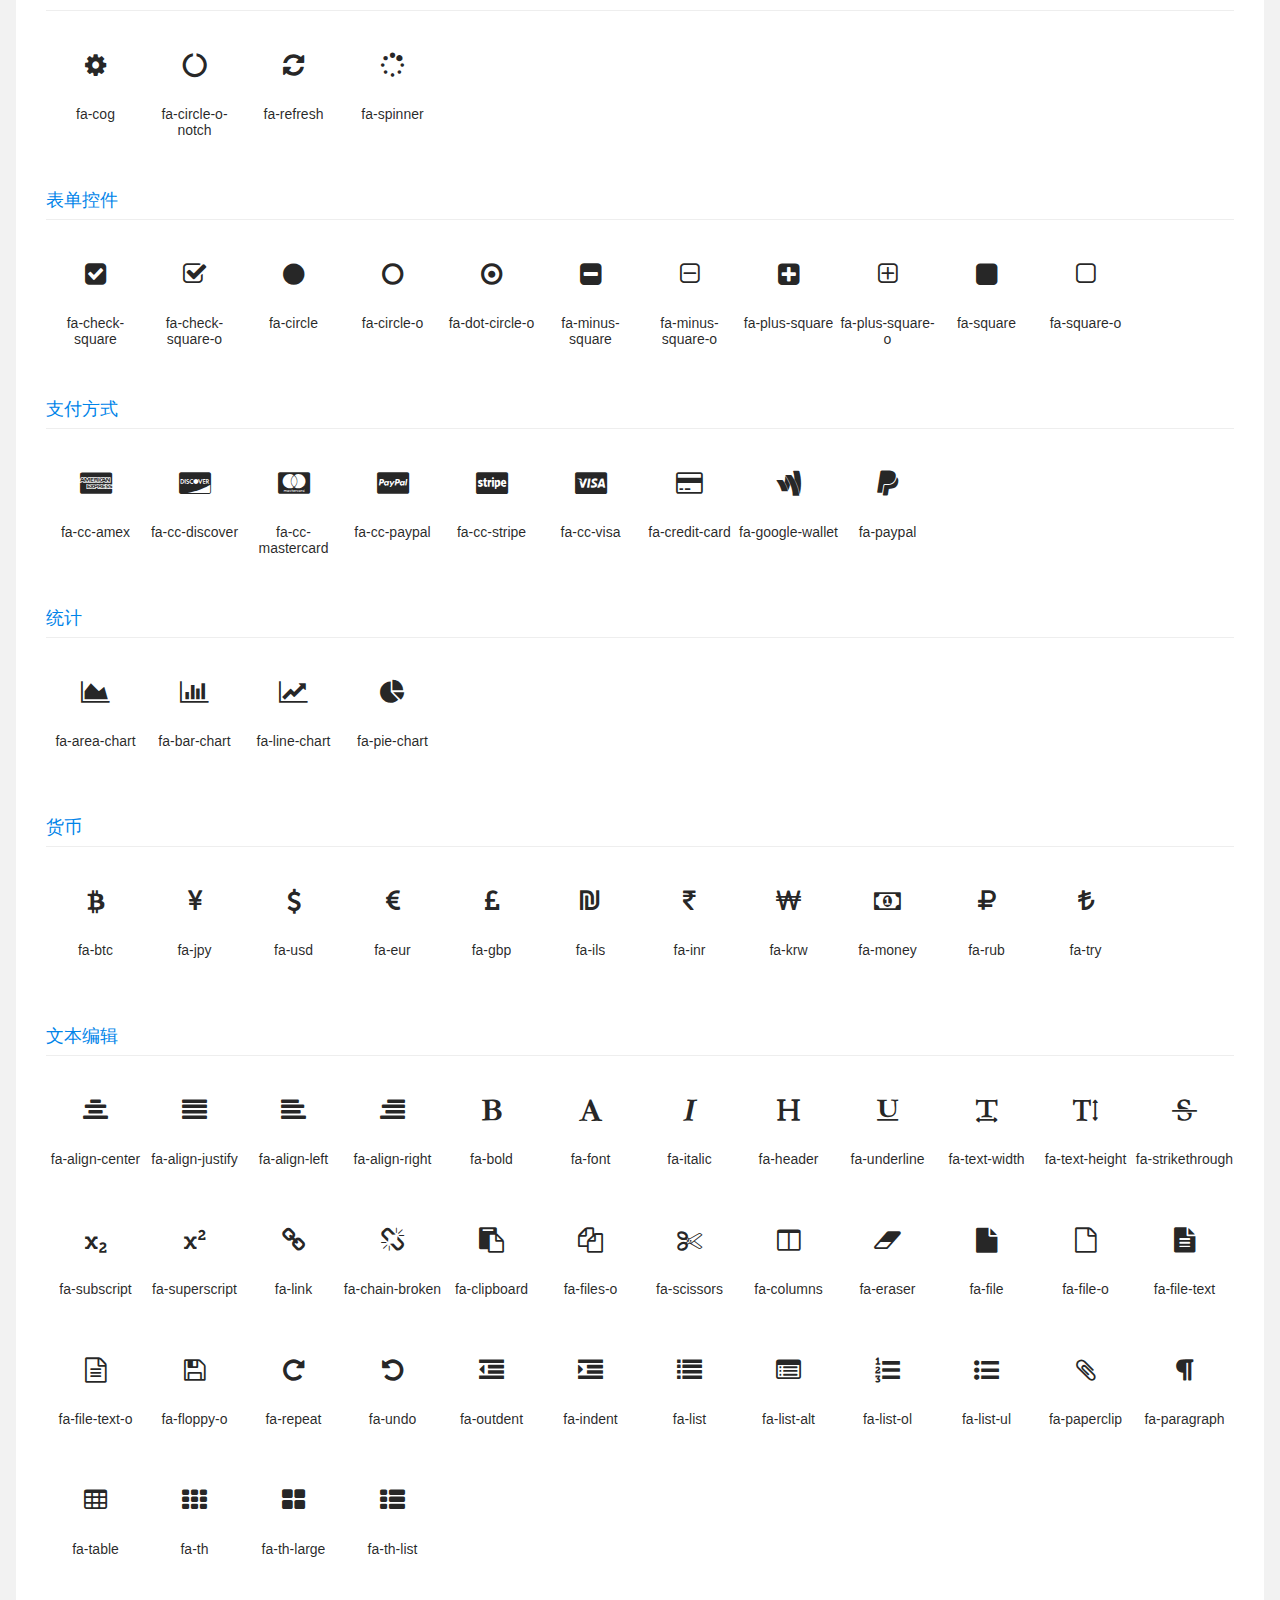
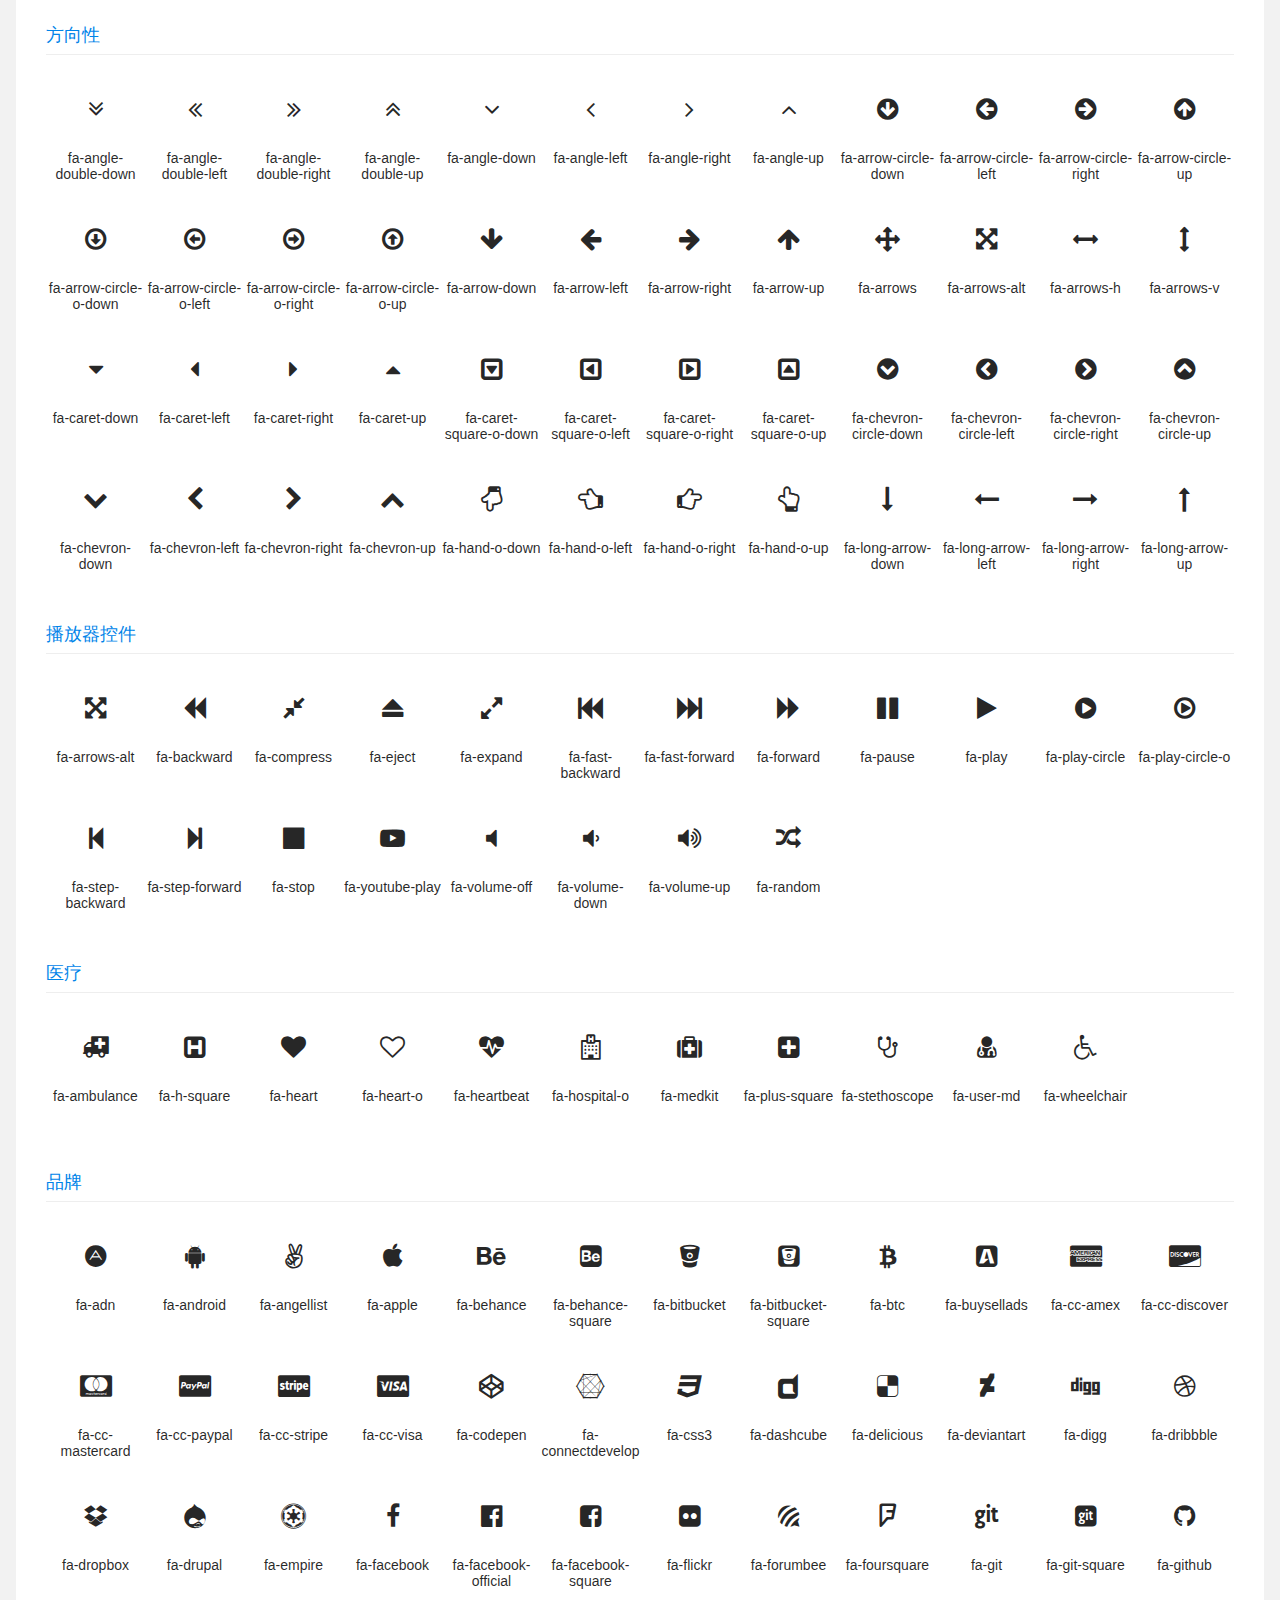
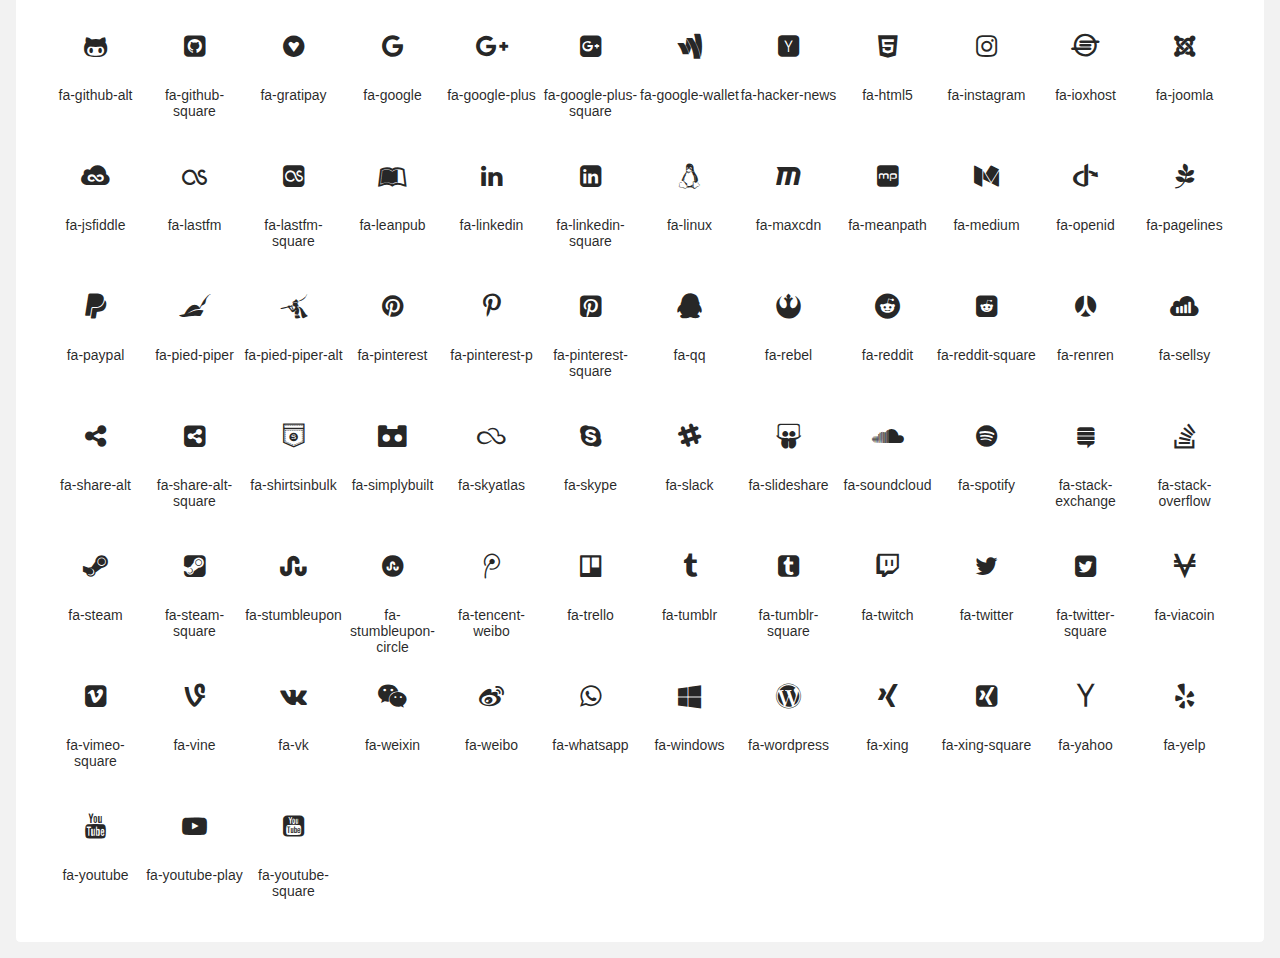
<file: src/main/resources/static/page/icon.html>
<!DOCTYPE html>
<html>
<head>
    <meta charset="utf-8">
    <title>图标列表</title>
    <meta name="renderer" content="webkit">
    <meta http-equiv="X-UA-Compatible" content="IE=edge,chrome=1">
    <meta name="viewport" content="width=device-width, initial-scale=1, maximum-scale=1">
    <meta name="apple-mobile-web-app-status-bar-style" content="black">
    <meta name="apple-mobile-web-app-capable" content="yes">
    <meta name="format-detection" content="telephone=no">
    <link rel="stylesheet" href="../lib/layui-v2.6.3/css/layui.css" media="all">
    <link rel="stylesheet" href="../lib/font-awesome-4.7.0/css/font-awesome.min.css" media="all">
    <link rel="stylesheet" href="../css/public.css" media="all">
    <style>
        h4{ font-size:18px;font-family:"Microsoft YaHei","Simsun",Arial; font-weight:normal; line-height:1; padding:0; margin:0;}
        .icons li{  margin:5px 0; text-align:center; height:120px; cursor:pointer;}
        .icons li i{ display:block; font-size:35px; margin:10px 0; line-height:60px; height:60px;}
        .icons li:hover{ background:#2f4056; border-radius:5px; color:#fff;}
        .icons li:hover i{ font-size:50px;}
        .section{ padding:20px;}
        .section h4 span{ color:#0084e9;}
        .fa {font-size: 25px !important;}
        .fa:hover {font-size: 50px !important;}
    </style>
</head>
<body>
<div class="layuimini-container">
    <div class="layuimini-main">

        <div class="section">
            <h4><span>全部图标</span></h4>
            <hr>
            <ul class="icons layui-row">
                <li class='layui-col-xs4 layui-col-sm3 layui-col-md2 layui-col-lg1 '><i class="fa fa-adjust"></i><span>fa-adjust</span></li>
                <li class='layui-col-xs4 layui-col-sm3 layui-col-md2 layui-col-lg1 '><i class="fa fa-anchor"></i><span>fa-anchor</span></li>
                <li class='layui-col-xs4 layui-col-sm3 layui-col-md2 layui-col-lg1 '><i class="fa fa-archive"></i><span>fa-archive</span></li>
                <li class='layui-col-xs4 layui-col-sm3 layui-col-md2 layui-col-lg1 '><i class="fa fa-area-chart"></i><span>fa-area-chart</span></li>
                <li class='layui-col-xs4 layui-col-sm3 layui-col-md2 layui-col-lg1 '><i class="fa fa-arrows"></i><span>fa-arrows</span></li>
                <li class='layui-col-xs4 layui-col-sm3 layui-col-md2 layui-col-lg1 '><i class="fa fa-arrows-h"></i><span>fa-arrows-h</span></li>
                <li class='layui-col-xs4 layui-col-sm3 layui-col-md2 layui-col-lg1 '><i class="fa fa-arrows-v"></i><span>fa-arrows-v</span></li>
                <li class='layui-col-xs4 layui-col-sm3 layui-col-md2 layui-col-lg1 '><i class="fa fa-asterisk"></i><span>fa-asterisk</span></li>
                <li class='layui-col-xs4 layui-col-sm3 layui-col-md2 layui-col-lg1 '><i class="fa fa-at"></i><span>fa-at</span></li>
                <li class='layui-col-xs4 layui-col-sm3 layui-col-md2 layui-col-lg1 '><i class="fa fa-automobile"></i><span>fa-automobile</span></li>
                <li class='layui-col-xs4 layui-col-sm3 layui-col-md2 layui-col-lg1 '><i class="fa fa-ban"></i><span>fa-ban</span></li>
                <li class='layui-col-xs4 layui-col-sm3 layui-col-md2 layui-col-lg1 '><i class="fa fa-bank"></i><span>fa-bank</span></li>
                <li class='layui-col-xs4 layui-col-sm3 layui-col-md2 layui-col-lg1 '><i class="fa fa-bar-chart"></i><span>fa-bar-chart</span></li>
                <li class='layui-col-xs4 layui-col-sm3 layui-col-md2 layui-col-lg1 '><i class="fa fa-bar-chart-o"></i><span>fa-bar-chart-o</span></li>
                <li class='layui-col-xs4 layui-col-sm3 layui-col-md2 layui-col-lg1 '><i class="fa fa-barcode"></i><span>fa-barcode</span></li>
                <li class='layui-col-xs4 layui-col-sm3 layui-col-md2 layui-col-lg1 '><i class="fa fa-bars"></i><span>fa-bars</span></li>
                <li class='layui-col-xs4 layui-col-sm3 layui-col-md2 layui-col-lg1 '><i class="fa fa-bed"></i><span>fa-bed</span></li>
                <li class='layui-col-xs4 layui-col-sm3 layui-col-md2 layui-col-lg1 '><i class="fa fa-beer"></i><span>fa-beer</span></li>
                <li class='layui-col-xs4 layui-col-sm3 layui-col-md2 layui-col-lg1 '><i class="fa fa-bell"></i><span>fa-bell</span></li>
                <li class='layui-col-xs4 layui-col-sm3 layui-col-md2 layui-col-lg1 '><i class="fa fa-bell-o"></i><span>fa-bell-o</span></li>
                <li class='layui-col-xs4 layui-col-sm3 layui-col-md2 layui-col-lg1 '><i class="fa fa-bell-slash"></i><span>fa-bell-slash</span></li>
                <li class='layui-col-xs4 layui-col-sm3 layui-col-md2 layui-col-lg1 '><i class="fa fa-bell-slash-o"></i><span>fa-bell-slash-o</span></li>
                <li class='layui-col-xs4 layui-col-sm3 layui-col-md2 layui-col-lg1 '><i class="fa fa-bicycle"></i><span>fa-bicycle</span></li>
                <li class='layui-col-xs4 layui-col-sm3 layui-col-md2 layui-col-lg1 '><i class="fa fa-binoculars"></i><span>fa-binoculars</span></li>
                <li class='layui-col-xs4 layui-col-sm3 layui-col-md2 layui-col-lg1 '><i class="fa fa-birthday-cake"></i><span>fa-birthday-cake</span></li>
                <li class='layui-col-xs4 layui-col-sm3 layui-col-md2 layui-col-lg1 '><i class="fa fa-bolt"></i><span>fa-bolt</span></li>
                <li class='layui-col-xs4 layui-col-sm3 layui-col-md2 layui-col-lg1 '><i class="fa fa-bomb"></i><span>fa-bomb</span></li>
                <li class='layui-col-xs4 layui-col-sm3 layui-col-md2 layui-col-lg1 '><i class="fa fa-book"></i><span>fa-book</span></li>
                <li class='layui-col-xs4 layui-col-sm3 layui-col-md2 layui-col-lg1 '><i class="fa fa-bookmark"></i><span>fa-bookmark</span></li>
                <li class='layui-col-xs4 layui-col-sm3 layui-col-md2 layui-col-lg1 '><i class="fa fa-bookmark-o"></i><span>fa-bookmark-o</span></li>
                <li class='layui-col-xs4 layui-col-sm3 layui-col-md2 layui-col-lg1 '><i class="fa fa-briefcase"></i><span>fa-briefcase</span></li>
                <li class='layui-col-xs4 layui-col-sm3 layui-col-md2 layui-col-lg1 '><i class="fa fa-bug"></i><span>fa-bug</span></li>
                <li class='layui-col-xs4 layui-col-sm3 layui-col-md2 layui-col-lg1 '><i class="fa fa-building"></i><span>fa-building</span></li>
                <li class='layui-col-xs4 layui-col-sm3 layui-col-md2 layui-col-lg1 '><i class="fa fa-building-o"></i><span>fa-building-o</span></li>
                <li class='layui-col-xs4 layui-col-sm3 layui-col-md2 layui-col-lg1 '><i class="fa fa-bullhorn"></i><span>fa-bullhorn</span></li>
                <li class='layui-col-xs4 layui-col-sm3 layui-col-md2 layui-col-lg1 '><i class="fa fa-bullseye"></i><span>fa-bullseye</span></li>
                <li class='layui-col-xs4 layui-col-sm3 layui-col-md2 layui-col-lg1 '><i class="fa fa-bus"></i><span>fa-bus</span></li>
                <li class='layui-col-xs4 layui-col-sm3 layui-col-md2 layui-col-lg1 '><i class="fa fa-cab"></i><span>fa-cab</span></li>
                <li class='layui-col-xs4 layui-col-sm3 layui-col-md2 layui-col-lg1 '><i class="fa fa-calculator"></i><span>fa-calculator</span></li>
                <li class='layui-col-xs4 layui-col-sm3 layui-col-md2 layui-col-lg1 '><i class="fa fa-calendar"></i><span>fa-calendar</span></li>
                <li class='layui-col-xs4 layui-col-sm3 layui-col-md2 layui-col-lg1 '><i class="fa fa-calendar-o"></i><span>fa-calendar-o</span></li>
                <li class='layui-col-xs4 layui-col-sm3 layui-col-md2 layui-col-lg1 '><i class="fa fa-camera"></i><span>fa-camera</span></li>
                <li class='layui-col-xs4 layui-col-sm3 layui-col-md2 layui-col-lg1 '><i class="fa fa-camera-retro"></i><span>fa-camera-retro</span></li>
                <li class='layui-col-xs4 layui-col-sm3 layui-col-md2 layui-col-lg1 '><i class="fa fa-car"></i><span>fa-car</span></li>
                <li class='layui-col-xs4 layui-col-sm3 layui-col-md2 layui-col-lg1 '><i class="fa fa-caret-square-o-down"></i><span>fa-caret-square-o-down</span></li>
                <li class='layui-col-xs4 layui-col-sm3 layui-col-md2 layui-col-lg1 '><i class="fa fa-caret-square-o-left"></i><span>fa-caret-square-o-left</span></li>
                <li class='layui-col-xs4 layui-col-sm3 layui-col-md2 layui-col-lg1 '><i class="fa fa-caret-square-o-right"></i><span>fa-caret-square-o-right</span></li>
                <li class='layui-col-xs4 layui-col-sm3 layui-col-md2 layui-col-lg1 '><i class="fa fa-caret-square-o-up"></i><span>fa-caret-square-o-up</span></li>
                <li class='layui-col-xs4 layui-col-sm3 layui-col-md2 layui-col-lg1 '><i class="fa fa-cart-arrow-down"></i><span>fa-cart-arrow-down</span></li>
                <li class='layui-col-xs4 layui-col-sm3 layui-col-md2 layui-col-lg1 '><i class="fa fa-cart-plus"></i><span>fa-cart-plus</span></li>
                <li class='layui-col-xs4 layui-col-sm3 layui-col-md2 layui-col-lg1 '><i class="fa fa-cc"></i><span>fa-cc</span></li>
                <li class='layui-col-xs4 layui-col-sm3 layui-col-md2 layui-col-lg1 '><i class="fa fa-certificate"></i><span>fa-certificate</span></li>
                <li class='layui-col-xs4 layui-col-sm3 layui-col-md2 layui-col-lg1 '><i class="fa fa-check"></i><span>fa-check</span></li>
                <li class='layui-col-xs4 layui-col-sm3 layui-col-md2 layui-col-lg1 '><i class="fa fa-check-circle"></i><span>fa-check-circle</span></li>
                <li class='layui-col-xs4 layui-col-sm3 layui-col-md2 layui-col-lg1 '><i class="fa fa-check-circle-o"></i><span>fa-check-circle-o</span></li>
                <li class='layui-col-xs4 layui-col-sm3 layui-col-md2 layui-col-lg1 '><i class="fa fa-check-square"></i><span>fa-check-square</span></li>
                <li class='layui-col-xs4 layui-col-sm3 layui-col-md2 layui-col-lg1 '><i class="fa fa-check-square-o"></i><span>fa-check-square-o</span></li>
                <li class='layui-col-xs4 layui-col-sm3 layui-col-md2 layui-col-lg1 '><i class="fa fa-child"></i><span>fa-child</span></li>
                <li class='layui-col-xs4 layui-col-sm3 layui-col-md2 layui-col-lg1 '><i class="fa fa-circle"></i><span>fa-circle</span></li>
                <li class='layui-col-xs4 layui-col-sm3 layui-col-md2 layui-col-lg1 '><i class="fa fa-circle-o"></i><span>fa-circle-o</span></li>
                <li class='layui-col-xs4 layui-col-sm3 layui-col-md2 layui-col-lg1 '><i class="fa fa-circle-o-notch"></i><span>fa-circle-o-notch</span></li>
                <li class='layui-col-xs4 layui-col-sm3 layui-col-md2 layui-col-lg1 '><i class="fa fa-circle-thin"></i><span>fa-circle-thin</span></li>
                <li class='layui-col-xs4 layui-col-sm3 layui-col-md2 layui-col-lg1 '><i class="fa fa-clock-o"></i><span>fa-clock-o</span></li>
                <li class='layui-col-xs4 layui-col-sm3 layui-col-md2 layui-col-lg1 '><i class="fa fa-close"></i><span>fa-close</span></li>
                <li class='layui-col-xs4 layui-col-sm3 layui-col-md2 layui-col-lg1 '><i class="fa fa-cloud"></i><span>fa-cloud</span></li>
                <li class='layui-col-xs4 layui-col-sm3 layui-col-md2 layui-col-lg1 '><i class="fa fa-cloud-download"></i><span>fa-cloud-download</span></li>
                <li class='layui-col-xs4 layui-col-sm3 layui-col-md2 layui-col-lg1 '><i class="fa fa-cloud-upload"></i><span>fa-cloud-upload</span></li>
                <li class='layui-col-xs4 layui-col-sm3 layui-col-md2 layui-col-lg1 '><i class="fa fa-code"></i><span>fa-code</span></li>
                <li class='layui-col-xs4 layui-col-sm3 layui-col-md2 layui-col-lg1 '><i class="fa fa-code-fork"></i><span>fa-code-fork</span></li>
                <li class='layui-col-xs4 layui-col-sm3 layui-col-md2 layui-col-lg1 '><i class="fa fa-coffee"></i><span>fa-coffee</span></li>
                <li class='layui-col-xs4 layui-col-sm3 layui-col-md2 layui-col-lg1 '><i class="fa fa-cog"></i><span>fa-cog</span></li>
                <li class='layui-col-xs4 layui-col-sm3 layui-col-md2 layui-col-lg1 '><i class="fa fa-cogs"></i><span>fa-cogs</span></li>
                <li class='layui-col-xs4 layui-col-sm3 layui-col-md2 layui-col-lg1 '><i class="fa fa-comment"></i><span>fa-comment</span></li>
                <li class='layui-col-xs4 layui-col-sm3 layui-col-md2 layui-col-lg1 '><i class="fa fa-comment-o"></i><span>fa-comment-o</span></li>
                <li class='layui-col-xs4 layui-col-sm3 layui-col-md2 layui-col-lg1 '><i class="fa fa-comments"></i><span>fa-comments</span></li>
                <li class='layui-col-xs4 layui-col-sm3 layui-col-md2 layui-col-lg1 '><i class="fa fa-comments-o"></i><span>fa-comments-o</span></li>
                <li class='layui-col-xs4 layui-col-sm3 layui-col-md2 layui-col-lg1 '><i class="fa fa-compass"></i><span>fa-compass</span></li>
                <li class='layui-col-xs4 layui-col-sm3 layui-col-md2 layui-col-lg1 '><i class="fa fa-copyright"></i><span>fa-copyright</span></li>
                <li class='layui-col-xs4 layui-col-sm3 layui-col-md2 layui-col-lg1 '><i class="fa fa-credit-card"></i><span>fa-credit-card</span></li>
                <li class='layui-col-xs4 layui-col-sm3 layui-col-md2 layui-col-lg1 '><i class="fa fa-crop"></i><span>fa-crop</span></li>
                <li class='layui-col-xs4 layui-col-sm3 layui-col-md2 layui-col-lg1 '><i class="fa fa-crosshairs"></i><span>fa-crosshairs</span></li>
                <li class='layui-col-xs4 layui-col-sm3 layui-col-md2 layui-col-lg1 '><i class="fa fa-cube"></i><span>fa-cube</span></li>
                <li class='layui-col-xs4 layui-col-sm3 layui-col-md2 layui-col-lg1 '><i class="fa fa-cubes"></i><span>fa-cubes</span></li>
                <li class='layui-col-xs4 layui-col-sm3 layui-col-md2 layui-col-lg1 '><i class="fa fa-cutlery"></i><span>fa-cutlery</span></li>
                <li class='layui-col-xs4 layui-col-sm3 layui-col-md2 layui-col-lg1 '><i class="fa fa-dashboard"></i><span>fa-dashboard</span></li>
                <li class='layui-col-xs4 layui-col-sm3 layui-col-md2 layui-col-lg1 '><i class="fa fa-database"></i><span>fa-database</span></li>
                <li class='layui-col-xs4 layui-col-sm3 layui-col-md2 layui-col-lg1 '><i class="fa fa-desktop"></i><span>fa-desktop</span></li>
                <li class='layui-col-xs4 layui-col-sm3 layui-col-md2 layui-col-lg1 '><i class="fa fa-diamond"></i><span>fa-diamond</span></li>
                <li class='layui-col-xs4 layui-col-sm3 layui-col-md2 layui-col-lg1 '><i class="fa fa-dot-circle-o"></i><span>fa-dot-circle-o</span></li>
                <li class='layui-col-xs4 layui-col-sm3 layui-col-md2 layui-col-lg1 '><i class="fa fa-download"></i><span>fa-download</span></li>
                <li class='layui-col-xs4 layui-col-sm3 layui-col-md2 layui-col-lg1 '><i class="fa fa-edit"></i><span>fa-edit</span></li>
                <li class='layui-col-xs4 layui-col-sm3 layui-col-md2 layui-col-lg1 '><i class="fa fa-ellipsis-h"></i><span>fa-ellipsis-h</span></li>
                <li class='layui-col-xs4 layui-col-sm3 layui-col-md2 layui-col-lg1 '><i class="fa fa-ellipsis-v"></i><span>fa-ellipsis-v</span></li>
                <li class='layui-col-xs4 layui-col-sm3 layui-col-md2 layui-col-lg1 '><i class="fa fa-envelope"></i><span>fa-envelope</span></li>
                <li class='layui-col-xs4 layui-col-sm3 layui-col-md2 layui-col-lg1 '><i class="fa fa-envelope-o"></i><span>fa-envelope-o</span></li>
                <li class='layui-col-xs4 layui-col-sm3 layui-col-md2 layui-col-lg1 '><i class="fa fa-envelope-square"></i><span>fa-envelope-square</span></li>
                <li class='layui-col-xs4 layui-col-sm3 layui-col-md2 layui-col-lg1 '><i class="fa fa-eraser"></i><span>fa-eraser</span></li>
                <li class='layui-col-xs4 layui-col-sm3 layui-col-md2 layui-col-lg1 '><i class="fa fa-exchange"></i><span>fa-exchange</span></li>
                <li class='layui-col-xs4 layui-col-sm3 layui-col-md2 layui-col-lg1 '><i class="fa fa-exclamation"></i><span>fa-exclamation</span></li>
                <li class='layui-col-xs4 layui-col-sm3 layui-col-md2 layui-col-lg1 '><i class="fa fa-exclamation-circle"></i><span>fa-exclamation-circle</span></li>
                <li class='layui-col-xs4 layui-col-sm3 layui-col-md2 layui-col-lg1 '><i class="fa fa-exclamation-triangle"></i><span>fa-exclamation-triangle</span></li>
                <li class='layui-col-xs4 layui-col-sm3 layui-col-md2 layui-col-lg1 '><i class="fa fa-external-link"></i><span>fa-external-link</span></li>
                <li class='layui-col-xs4 layui-col-sm3 layui-col-md2 layui-col-lg1 '><i class="fa fa-external-link-square"></i><span>fa-external-link-square</span></li>
                <li class='layui-col-xs4 layui-col-sm3 layui-col-md2 layui-col-lg1 '><i class="fa fa-eye"></i><span>fa-eye</span></li>
                <li class='layui-col-xs4 layui-col-sm3 layui-col-md2 layui-col-lg1 '><i class="fa fa-eye-slash"></i><span>fa-eye-slash</span></li>
                <li class='layui-col-xs4 layui-col-sm3 layui-col-md2 layui-col-lg1 '><i class="fa fa-eyedropper"></i><span>fa-eyedropper</span></li>
                <li class='layui-col-xs4 layui-col-sm3 layui-col-md2 layui-col-lg1 '><i class="fa fa-fax"></i><span>fa-fax</span></li>
                <li class='layui-col-xs4 layui-col-sm3 layui-col-md2 layui-col-lg1 '><i class="fa fa-female"></i><span>fa-female</span></li>
                <li class='layui-col-xs4 layui-col-sm3 layui-col-md2 layui-col-lg1 '><i class="fa fa-fighter-jet"></i><span>fa-fighter-jet</span></li>
                <li class='layui-col-xs4 layui-col-sm3 layui-col-md2 layui-col-lg1 '><i class="fa fa-file-archive-o"></i><span>fa-file-archive-o</span></li>
                <li class='layui-col-xs4 layui-col-sm3 layui-col-md2 layui-col-lg1 '><i class="fa fa-file-audio-o"></i><span>fa-file-audio-o</span></li>
                <li class='layui-col-xs4 layui-col-sm3 layui-col-md2 layui-col-lg1 '><i class="fa fa-file-code-o"></i><span>fa-file-code-o</span></li>
                <li class='layui-col-xs4 layui-col-sm3 layui-col-md2 layui-col-lg1 '><i class="fa fa-file-excel-o"></i><span>fa-file-excel-o</span></li>
                <li class='layui-col-xs4 layui-col-sm3 layui-col-md2 layui-col-lg1 '><i class="fa fa-file-image-o"></i><span>fa-file-image-o</span></li>
                <li class='layui-col-xs4 layui-col-sm3 layui-col-md2 layui-col-lg1 '><i class="fa fa-file-movie-o"></i><span>fa-file-movie-o</span></li>
                <li class='layui-col-xs4 layui-col-sm3 layui-col-md2 layui-col-lg1 '><i class="fa fa-file-pdf-o"></i><span>fa-file-pdf-o</span></li>
                <li class='layui-col-xs4 layui-col-sm3 layui-col-md2 layui-col-lg1 '><i class="fa fa-file-photo-o"></i><span>fa-file-photo-o</span></li>
                <li class='layui-col-xs4 layui-col-sm3 layui-col-md2 layui-col-lg1 '><i class="fa fa-file-picture-o"></i><span>fa-file-picture-o</span></li>
                <li class='layui-col-xs4 layui-col-sm3 layui-col-md2 layui-col-lg1 '><i class="fa fa-file-powerpoint-o"></i><span>fa-file-powerpoint-o</span></li>
                <li class='layui-col-xs4 layui-col-sm3 layui-col-md2 layui-col-lg1 '><i class="fa fa-file-sound-o"></i><span>fa-file-sound-o</span></li>
                <li class='layui-col-xs4 layui-col-sm3 layui-col-md2 layui-col-lg1 '><i class="fa fa-file-video-o"></i><span>fa-file-video-o</span></li>
                <li class='layui-col-xs4 layui-col-sm3 layui-col-md2 layui-col-lg1 '><i class="fa fa-file-word-o"></i><span>fa-file-word-o</span></li>
                <li class='layui-col-xs4 layui-col-sm3 layui-col-md2 layui-col-lg1 '><i class="fa fa-file-zip-o"></i><span>fa-file-zip-o</span></li>
                <li class='layui-col-xs4 layui-col-sm3 layui-col-md2 layui-col-lg1 '><i class="fa fa-film"></i><span>fa-film</span></li>
                <li class='layui-col-xs4 layui-col-sm3 layui-col-md2 layui-col-lg1 '><i class="fa fa-filter"></i><span>fa-filter</span></li>
                <li class='layui-col-xs4 layui-col-sm3 layui-col-md2 layui-col-lg1 '><i class="fa fa-fire"></i><span>fa-fire</span></li>
                <li class='layui-col-xs4 layui-col-sm3 layui-col-md2 layui-col-lg1 '><i class="fa fa-fire-extinguisher"></i><span>fa-fire-extinguisher</span></li>
                <li class='layui-col-xs4 layui-col-sm3 layui-col-md2 layui-col-lg1 '><i class="fa fa-flag"></i><span>fa-flag</span></li>
                <li class='layui-col-xs4 layui-col-sm3 layui-col-md2 layui-col-lg1 '><i class="fa fa-flag-checkered"></i><span>fa-flag-checkered</span></li>
                <li class='layui-col-xs4 layui-col-sm3 layui-col-md2 layui-col-lg1 '><i class="fa fa-flag-o"></i><span>fa-flag-o</span></li>
                <li class='layui-col-xs4 layui-col-sm3 layui-col-md2 layui-col-lg1 '><i class="fa fa-flash"></i><span>fa-flash</span></li>
                <li class='layui-col-xs4 layui-col-sm3 layui-col-md2 layui-col-lg1 '><i class="fa fa-flask"></i><span>fa-flask</span></li>
                <li class='layui-col-xs4 layui-col-sm3 layui-col-md2 layui-col-lg1 '><i class="fa fa-folder"></i><span>fa-folder</span></li>
                <li class='layui-col-xs4 layui-col-sm3 layui-col-md2 layui-col-lg1 '><i class="fa fa-folder-o"></i><span>fa-folder-o</span></li>
                <li class='layui-col-xs4 layui-col-sm3 layui-col-md2 layui-col-lg1 '><i class="fa fa-folder-open"></i><span>fa-folder-open</span></li>
                <li class='layui-col-xs4 layui-col-sm3 layui-col-md2 layui-col-lg1 '><i class="fa fa-folder-open-o"></i><span>fa-folder-open-o</span></li>
                <li class='layui-col-xs4 layui-col-sm3 layui-col-md2 layui-col-lg1 '><i class="fa fa-frown-o"></i><span>fa-frown-o</span></li>
                <li class='layui-col-xs4 layui-col-sm3 layui-col-md2 layui-col-lg1 '><i class="fa fa-futbol-o"></i><span>fa-futbol-o</span></li>
                <li class='layui-col-xs4 layui-col-sm3 layui-col-md2 layui-col-lg1 '><i class="fa fa-gamepad"></i><span>fa-gamepad</span></li>
                <li class='layui-col-xs4 layui-col-sm3 layui-col-md2 layui-col-lg1 '><i class="fa fa-gavel"></i><span>fa-gavel</span></li>
                <li class='layui-col-xs4 layui-col-sm3 layui-col-md2 layui-col-lg1 '><i class="fa fa-gear"></i><span>fa-gear</span></li>
                <li class='layui-col-xs4 layui-col-sm3 layui-col-md2 layui-col-lg1 '><i class="fa fa-gears"></i><span>fa-gears</span></li>
                <li class='layui-col-xs4 layui-col-sm3 layui-col-md2 layui-col-lg1 '><i class="fa fa-genderless"></i><span>fa-genderless</span></li>
                <li class='layui-col-xs4 layui-col-sm3 layui-col-md2 layui-col-lg1 '><i class="fa fa-gift"></i><span>fa-gift</span></li>
                <li class='layui-col-xs4 layui-col-sm3 layui-col-md2 layui-col-lg1 '><i class="fa fa-glass"></i><span>fa-glass</span></li>
                <li class='layui-col-xs4 layui-col-sm3 layui-col-md2 layui-col-lg1 '><i class="fa fa-globe"></i><span>fa-globe</span></li>
                <li class='layui-col-xs4 layui-col-sm3 layui-col-md2 layui-col-lg1 '><i class="fa fa-graduation-cap"></i><span>fa-graduation-cap</span></li>
                <li class='layui-col-xs4 layui-col-sm3 layui-col-md2 layui-col-lg1 '><i class="fa fa-group"></i><span>fa-group</span></li>
                <li class='layui-col-xs4 layui-col-sm3 layui-col-md2 layui-col-lg1 '><i class="fa fa-hdd-o"></i><span>fa-hdd-o</span></li>
                <li class='layui-col-xs4 layui-col-sm3 layui-col-md2 layui-col-lg1 '><i class="fa fa-headphones"></i><span>fa-headphones</span></li>
                <li class='layui-col-xs4 layui-col-sm3 layui-col-md2 layui-col-lg1 '><i class="fa fa-heart"></i><span>fa-heart</span></li>
                <li class='layui-col-xs4 layui-col-sm3 layui-col-md2 layui-col-lg1 '><i class="fa fa-heart-o"></i><span>fa-heart-o</span></li>
                <li class='layui-col-xs4 layui-col-sm3 layui-col-md2 layui-col-lg1 '><i class="fa fa-heartbeat"></i><span>fa-heartbeat</span></li>
                <li class='layui-col-xs4 layui-col-sm3 layui-col-md2 layui-col-lg1 '><i class="fa fa-history"></i><span>fa-history</span></li>
                <li class='layui-col-xs4 layui-col-sm3 layui-col-md2 layui-col-lg1 '><i class="fa fa-home"></i><span>fa-home</span></li>
                <li class='layui-col-xs4 layui-col-sm3 layui-col-md2 layui-col-lg1 '><i class="fa fa-hotel"></i><span>fa-hotel</span></li>
                <li class='layui-col-xs4 layui-col-sm3 layui-col-md2 layui-col-lg1 '><i class="fa fa-image"></i><span>fa-image</span></li>
                <li class='layui-col-xs4 layui-col-sm3 layui-col-md2 layui-col-lg1 '><i class="fa fa-inbox"></i><span>fa-inbox</span></li>
                <li class='layui-col-xs4 layui-col-sm3 layui-col-md2 layui-col-lg1 '><i class="fa fa-info"></i><span>fa-info</span></li>
                <li class='layui-col-xs4 layui-col-sm3 layui-col-md2 layui-col-lg1 '><i class="fa fa-info-circle"></i><span>fa-info-circle</span></li>
                <li class='layui-col-xs4 layui-col-sm3 layui-col-md2 layui-col-lg1 '><i class="fa fa-institution"></i><span>fa-institution</span></li>
                <li class='layui-col-xs4 layui-col-sm3 layui-col-md2 layui-col-lg1 '><i class="fa fa-key"></i><span>fa-key</span></li>
                <li class='layui-col-xs4 layui-col-sm3 layui-col-md2 layui-col-lg1 '><i class="fa fa-keyboard-o"></i><span>fa-keyboard-o</span></li>
                <li class='layui-col-xs4 layui-col-sm3 layui-col-md2 layui-col-lg1 '><i class="fa fa-language"></i><span>fa-language</span></li>
                <li class='layui-col-xs4 layui-col-sm3 layui-col-md2 layui-col-lg1 '><i class="fa fa-laptop"></i><span>fa-laptop</span></li>
                <li class='layui-col-xs4 layui-col-sm3 layui-col-md2 layui-col-lg1 '><i class="fa fa-leaf"></i><span>fa-leaf</span></li>
                <li class='layui-col-xs4 layui-col-sm3 layui-col-md2 layui-col-lg1 '><i class="fa fa-legal"></i><span>fa-legal</span></li>
                <li class='layui-col-xs4 layui-col-sm3 layui-col-md2 layui-col-lg1 '><i class="fa fa-lemon-o"></i><span>fa-lemon-o</span></li>
                <li class='layui-col-xs4 layui-col-sm3 layui-col-md2 layui-col-lg1 '><i class="fa fa-level-down"></i><span>fa-level-down</span></li>
                <li class='layui-col-xs4 layui-col-sm3 layui-col-md2 layui-col-lg1 '><i class="fa fa-level-up"></i><span>fa-level-up</span></li>
                <li class='layui-col-xs4 layui-col-sm3 layui-col-md2 layui-col-lg1 '><i class="fa fa-life-bouy"></i><span>fa-life-bouy</span></li>
                <li class='layui-col-xs4 layui-col-sm3 layui-col-md2 layui-col-lg1 '><i class="fa fa-life-buoy"></i><span>fa-life-buoy</span></li>
                <li class='layui-col-xs4 layui-col-sm3 layui-col-md2 layui-col-lg1 '><i class="fa fa-life-ring"></i><span>fa-life-ring</span></li>
                <li class='layui-col-xs4 layui-col-sm3 layui-col-md2 layui-col-lg1 '><i class="fa fa-life-saver"></i><span>fa-life-saver</span></li>
                <li class='layui-col-xs4 layui-col-sm3 layui-col-md2 layui-col-lg1 '><i class="fa fa-lightbulb-o"></i><span>fa-lightbulb-o</span></li>
                <li class='layui-col-xs4 layui-col-sm3 layui-col-md2 layui-col-lg1 '><i class="fa fa-line-chart"></i><span>fa-line-chart</span></li>
                <li class='layui-col-xs4 layui-col-sm3 layui-col-md2 layui-col-lg1 '><i class="fa fa-location-arrow"></i><span>fa-location-arrow</span></li>
                <li class='layui-col-xs4 layui-col-sm3 layui-col-md2 layui-col-lg1 '><i class="fa fa-lock"></i><span>fa-lock</span></li>
                <li class='layui-col-xs4 layui-col-sm3 layui-col-md2 layui-col-lg1 '><i class="fa fa-magic"></i><span>fa-magic</span></li>
                <li class='layui-col-xs4 layui-col-sm3 layui-col-md2 layui-col-lg1 '><i class="fa fa-magnet"></i><span>fa-magnet</span></li>
                <li class='layui-col-xs4 layui-col-sm3 layui-col-md2 layui-col-lg1 '><i class="fa fa-mail-forward"></i><span>fa-mail-forward</span></li>
                <li class='layui-col-xs4 layui-col-sm3 layui-col-md2 layui-col-lg1 '><i class="fa fa-mail-reply"></i><span>fa-mail-reply</span></li>
                <li class='layui-col-xs4 layui-col-sm3 layui-col-md2 layui-col-lg1 '><i class="fa fa-mail-reply-all"></i><span>fa-mail-reply-all</span></li>
                <li class='layui-col-xs4 layui-col-sm3 layui-col-md2 layui-col-lg1 '><i class="fa fa-male"></i><span>fa-male</span></li>
                <li class='layui-col-xs4 layui-col-sm3 layui-col-md2 layui-col-lg1 '><i class="fa fa-map-marker"></i><span>fa-map-marker</span></li>
                <li class='layui-col-xs4 layui-col-sm3 layui-col-md2 layui-col-lg1 '><i class="fa fa-meh-o"></i><span>fa-meh-o</span></li>
                <li class='layui-col-xs4 layui-col-sm3 layui-col-md2 layui-col-lg1 '><i class="fa fa-microphone"></i><span>fa-microphone</span></li>
                <li class='layui-col-xs4 layui-col-sm3 layui-col-md2 layui-col-lg1 '><i class="fa fa-microphone-slash"></i><span>fa-microphone-slash</span></li>
                <li class='layui-col-xs4 layui-col-sm3 layui-col-md2 layui-col-lg1 '><i class="fa fa-minus"></i><span>fa-minus</span></li>
                <li class='layui-col-xs4 layui-col-sm3 layui-col-md2 layui-col-lg1 '><i class="fa fa-minus-circle"></i><span>fa-minus-circle</span></li>
                <li class='layui-col-xs4 layui-col-sm3 layui-col-md2 layui-col-lg1 '><i class="fa fa-minus-square"></i><span>fa-minus-square</span></li>
                <li class='layui-col-xs4 layui-col-sm3 layui-col-md2 layui-col-lg1 '><i class="fa fa-minus-square-o"></i><span>fa-minus-square-o</span></li>
                <li class='layui-col-xs4 layui-col-sm3 layui-col-md2 layui-col-lg1 '><i class="fa fa-mobile"></i><span>fa-mobile</span></li>
                <li class='layui-col-xs4 layui-col-sm3 layui-col-md2 layui-col-lg1 '><i class="fa fa-mobile-phone"></i><span>fa-mobile-phone</span></li>
                <li class='layui-col-xs4 layui-col-sm3 layui-col-md2 layui-col-lg1 '><i class="fa fa-money"></i><span>fa-money</span></li>
                <li class='layui-col-xs4 layui-col-sm3 layui-col-md2 layui-col-lg1 '><i class="fa fa-moon-o"></i><span>fa-moon-o</span></li>
                <li class='layui-col-xs4 layui-col-sm3 layui-col-md2 layui-col-lg1 '><i class="fa fa-mortar-board"></i><span>fa-mortar-board</span></li>
                <li class='layui-col-xs4 layui-col-sm3 layui-col-md2 layui-col-lg1 '><i class="fa fa-motorcycle"></i><span>fa-motorcycle</span></li>
                <li class='layui-col-xs4 layui-col-sm3 layui-col-md2 layui-col-lg1 '><i class="fa fa-music"></i><span>fa-music</span></li>
                <li class='layui-col-xs4 layui-col-sm3 layui-col-md2 layui-col-lg1 '><i class="fa fa-navicon"></i><span>fa-navicon</span></li>
                <li class='layui-col-xs4 layui-col-sm3 layui-col-md2 layui-col-lg1 '><i class="fa fa-newspaper-o"></i><span>fa-newspaper-o</span></li>
                <li class='layui-col-xs4 layui-col-sm3 layui-col-md2 layui-col-lg1 '><i class="fa fa-paint-brush"></i><span>fa-paint-brush</span></li>
                <li class='layui-col-xs4 layui-col-sm3 layui-col-md2 layui-col-lg1 '><i class="fa fa-paper-plane"></i><span>fa-paper-plane</span></li>
                <li class='layui-col-xs4 layui-col-sm3 layui-col-md2 layui-col-lg1 '><i class="fa fa-paper-plane-o"></i><span>fa-paper-plane-o</span></li>
                <li class='layui-col-xs4 layui-col-sm3 layui-col-md2 layui-col-lg1 '><i class="fa fa-paw"></i><span>fa-paw</span></li>
                <li class='layui-col-xs4 layui-col-sm3 layui-col-md2 layui-col-lg1 '><i class="fa fa-pencil"></i><span>fa-pencil</span></li>
                <li class='layui-col-xs4 layui-col-sm3 layui-col-md2 layui-col-lg1 '><i class="fa fa-pencil-square"></i><span>fa-pencil-square</span></li>
                <li class='layui-col-xs4 layui-col-sm3 layui-col-md2 layui-col-lg1 '><i class="fa fa-pencil-square-o"></i><span>fa-pencil-square-o</span></li>
                <li class='layui-col-xs4 layui-col-sm3 layui-col-md2 layui-col-lg1 '><i class="fa fa-phone"></i><span>fa-phone</span></li>
                <li class='layui-col-xs4 layui-col-sm3 layui-col-md2 layui-col-lg1 '><i class="fa fa-phone-square"></i><span>fa-phone-square</span></li>
                <li class='layui-col-xs4 layui-col-sm3 layui-col-md2 layui-col-lg1 '><i class="fa fa-photo"></i><span>fa-photo</span></li>
                <li class='layui-col-xs4 layui-col-sm3 layui-col-md2 layui-col-lg1 '><i class="fa fa-picture-o"></i><span>fa-picture-o</span></li>
                <li class='layui-col-xs4 layui-col-sm3 layui-col-md2 layui-col-lg1 '><i class="fa fa-pie-chart"></i><span>fa-pie-chart</span></li>
                <li class='layui-col-xs4 layui-col-sm3 layui-col-md2 layui-col-lg1 '><i class="fa fa-plane"></i><span>fa-plane</span></li>
                <li class='layui-col-xs4 layui-col-sm3 layui-col-md2 layui-col-lg1 '><i class="fa fa-plug"></i><span>fa-plug</span></li>
                <li class='layui-col-xs4 layui-col-sm3 layui-col-md2 layui-col-lg1 '><i class="fa fa-plus"></i><span>fa-plus</span></li>
                <li class='layui-col-xs4 layui-col-sm3 layui-col-md2 layui-col-lg1 '><i class="fa fa-plus-circle"></i><span>fa-plus-circle</span></li>
                <li class='layui-col-xs4 layui-col-sm3 layui-col-md2 layui-col-lg1 '><i class="fa fa-plus-square"></i><span>fa-plus-square</span></li>
                <li class='layui-col-xs4 layui-col-sm3 layui-col-md2 layui-col-lg1 '><i class="fa fa-plus-square-o"></i><span>fa-plus-square-o</span></li>
                <li class='layui-col-xs4 layui-col-sm3 layui-col-md2 layui-col-lg1 '><i class="fa fa-power-off"></i><span>fa-power-off</span></li>
                <li class='layui-col-xs4 layui-col-sm3 layui-col-md2 layui-col-lg1 '><i class="fa fa-print"></i><span>fa-print</span></li>
                <li class='layui-col-xs4 layui-col-sm3 layui-col-md2 layui-col-lg1 '><i class="fa fa-puzzle-piece"></i><span>fa-puzzle-piece</span></li>
                <li class='layui-col-xs4 layui-col-sm3 layui-col-md2 layui-col-lg1 '><i class="fa fa-qrcode"></i><span>fa-qrcode</span></li>
                <li class='layui-col-xs4 layui-col-sm3 layui-col-md2 layui-col-lg1 '><i class="fa fa-question"></i><span>fa-question</span></li>
                <li class='layui-col-xs4 layui-col-sm3 layui-col-md2 layui-col-lg1 '><i class="fa fa-question-circle"></i><span>fa-question-circle</span></li>
                <li class='layui-col-xs4 layui-col-sm3 layui-col-md2 layui-col-lg1 '><i class="fa fa-quote-left"></i><span>fa-quote-left</span></li>
                <li class='layui-col-xs4 layui-col-sm3 layui-col-md2 layui-col-lg1 '><i class="fa fa-quote-right"></i><span>fa-quote-right</span></li>
                <li class='layui-col-xs4 layui-col-sm3 layui-col-md2 layui-col-lg1 '><i class="fa fa-random"></i><span>fa-random</span></li>
                <li class='layui-col-xs4 layui-col-sm3 layui-col-md2 layui-col-lg1 '><i class="fa fa-recycle"></i><span>fa-recycle</span></li>
                <li class='layui-col-xs4 layui-col-sm3 layui-col-md2 layui-col-lg1 '><i class="fa fa-refresh"></i><span>fa-refresh</span></li>
                <li class='layui-col-xs4 layui-col-sm3 layui-col-md2 layui-col-lg1 '><i class="fa fa-remove"></i><span>fa-remove</span></li>
                <li class='layui-col-xs4 layui-col-sm3 layui-col-md2 layui-col-lg1 '><i class="fa fa-reorder"></i><span>fa-reorder</span></li>
                <li class='layui-col-xs4 layui-col-sm3 layui-col-md2 layui-col-lg1 '><i class="fa fa-reply"></i><span>fa-reply</span></li>
                <li class='layui-col-xs4 layui-col-sm3 layui-col-md2 layui-col-lg1 '><i class="fa fa-reply-all"></i><span>fa-reply-all</span></li>
                <li class='layui-col-xs4 layui-col-sm3 layui-col-md2 layui-col-lg1 '><i class="fa fa-retweet"></i><span>fa-retweet</span></li>
                <li class='layui-col-xs4 layui-col-sm3 layui-col-md2 layui-col-lg1 '><i class="fa fa-road"></i><span>fa-road</span></li>
                <li class='layui-col-xs4 layui-col-sm3 layui-col-md2 layui-col-lg1 '><i class="fa fa-rocket"></i><span>fa-rocket</span></li>
                <li class='layui-col-xs4 layui-col-sm3 layui-col-md2 layui-col-lg1 '><i class="fa fa-rss"></i><span>fa-rss</span></li>
                <li class='layui-col-xs4 layui-col-sm3 layui-col-md2 layui-col-lg1 '><i class="fa fa-rss-square"></i><span>fa-rss-square</span></li>
                <li class='layui-col-xs4 layui-col-sm3 layui-col-md2 layui-col-lg1 '><i class="fa fa-search"></i><span>fa-search</span></li>
                <li class='layui-col-xs4 layui-col-sm3 layui-col-md2 layui-col-lg1 '><i class="fa fa-search-minus"></i><span>fa-search-minus</span></li>
                <li class='layui-col-xs4 layui-col-sm3 layui-col-md2 layui-col-lg1 '><i class="fa fa-search-plus"></i><span>fa-search-plus</span></li>
                <li class='layui-col-xs4 layui-col-sm3 layui-col-md2 layui-col-lg1 '><i class="fa fa-send"></i><span>fa-send</span></li>
                <li class='layui-col-xs4 layui-col-sm3 layui-col-md2 layui-col-lg1 '><i class="fa fa-send-o"></i><span>fa-send-o</span></li>
                <li class='layui-col-xs4 layui-col-sm3 layui-col-md2 layui-col-lg1 '><i class="fa fa-server"></i><span>fa-server</span></li>
                <li class='layui-col-xs4 layui-col-sm3 layui-col-md2 layui-col-lg1 '><i class="fa fa-share"></i><span>fa-share</span></li>
                <li class='layui-col-xs4 layui-col-sm3 layui-col-md2 layui-col-lg1 '><i class="fa fa-share-alt"></i><span>fa-share-alt</span></li>
                <li class='layui-col-xs4 layui-col-sm3 layui-col-md2 layui-col-lg1 '><i class="fa fa-share-alt-square"></i><span>fa-share-alt-square</span></li>
                <li class='layui-col-xs4 layui-col-sm3 layui-col-md2 layui-col-lg1 '><i class="fa fa-share-square"></i><span>fa-share-square</span></li>
                <li class='layui-col-xs4 layui-col-sm3 layui-col-md2 layui-col-lg1 '><i class="fa fa-share-square-o"></i><span>fa-share-square-o</span></li>
                <li class='layui-col-xs4 layui-col-sm3 layui-col-md2 layui-col-lg1 '><i class="fa fa-shield"></i><span>fa-shield</span></li>
                <li class='layui-col-xs4 layui-col-sm3 layui-col-md2 layui-col-lg1 '><i class="fa fa-ship"></i><span>fa-ship</span></li>
                <li class='layui-col-xs4 layui-col-sm3 layui-col-md2 layui-col-lg1 '><i class="fa fa-shopping-cart"></i><span>fa-shopping-cart</span></li>
                <li class='layui-col-xs4 layui-col-sm3 layui-col-md2 layui-col-lg1 '><i class="fa fa-sign-in"></i><span>fa-sign-in</span></li>
                <li class='layui-col-xs4 layui-col-sm3 layui-col-md2 layui-col-lg1 '><i class="fa fa-sign-out"></i><span>fa-sign-out</span></li>
                <li class='layui-col-xs4 layui-col-sm3 layui-col-md2 layui-col-lg1 '><i class="fa fa-signal"></i><span>fa-signal</span></li>
                <li class='layui-col-xs4 layui-col-sm3 layui-col-md2 layui-col-lg1 '><i class="fa fa-sitemap"></i><span>fa-sitemap</span></li>
                <li class='layui-col-xs4 layui-col-sm3 layui-col-md2 layui-col-lg1 '><i class="fa fa-sliders"></i><span>fa-sliders</span></li>
                <li class='layui-col-xs4 layui-col-sm3 layui-col-md2 layui-col-lg1 '><i class="fa fa-smile-o"></i><span>fa-smile-o</span></li>
                <li class='layui-col-xs4 layui-col-sm3 layui-col-md2 layui-col-lg1 '><i class="fa fa-soccer-ball-o"></i><span>fa-soccer-ball-o</span></li>
                <li class='layui-col-xs4 layui-col-sm3 layui-col-md2 layui-col-lg1 '><i class="fa fa-sort"></i><span>fa-sort</span></li>
                <li class='layui-col-xs4 layui-col-sm3 layui-col-md2 layui-col-lg1 '><i class="fa fa-sort-alpha-asc"></i><span>fa-sort-alpha-asc</span></li>
                <li class='layui-col-xs4 layui-col-sm3 layui-col-md2 layui-col-lg1 '><i class="fa fa-sort-alpha-desc"></i><span>fa-sort-alpha-desc</span></li>
                <li class='layui-col-xs4 layui-col-sm3 layui-col-md2 layui-col-lg1 '><i class="fa fa-sort-amount-asc"></i><span>fa-sort-amount-asc</span></li>
                <li class='layui-col-xs4 layui-col-sm3 layui-col-md2 layui-col-lg1 '><i class="fa fa-sort-amount-desc"></i><span>fa-sort-amount-desc</span></li>
                <li class='layui-col-xs4 layui-col-sm3 layui-col-md2 layui-col-lg1 '><i class="fa fa-sort-asc"></i><span>fa-sort-asc</span></li>
                <li class='layui-col-xs4 layui-col-sm3 layui-col-md2 layui-col-lg1 '><i class="fa fa-sort-desc"></i><span>fa-sort-desc</span></li>
                <li class='layui-col-xs4 layui-col-sm3 layui-col-md2 layui-col-lg1 '><i class="fa fa-sort-down"></i><span>fa-sort-down</span></li>
                <li class='layui-col-xs4 layui-col-sm3 layui-col-md2 layui-col-lg1 '><i class="fa fa-sort-numeric-asc"></i><span>fa-sort-numeric-asc</span></li>
                <li class='layui-col-xs4 layui-col-sm3 layui-col-md2 layui-col-lg1 '><i class="fa fa-sort-numeric-desc"></i><span>fa-sort-numeric-desc</span></li>
                <li class='layui-col-xs4 layui-col-sm3 layui-col-md2 layui-col-lg1 '><i class="fa fa-sort-up"></i><span>fa-sort-up</span></li>
                <li class='layui-col-xs4 layui-col-sm3 layui-col-md2 layui-col-lg1 '><i class="fa fa-space-shuttle"></i><span>fa-space-shuttle</span></li>
                <li class='layui-col-xs4 layui-col-sm3 layui-col-md2 layui-col-lg1 '><i class="fa fa-spinner"></i><span>fa-spinner</span></li>
                <li class='layui-col-xs4 layui-col-sm3 layui-col-md2 layui-col-lg1 '><i class="fa fa-spoon"></i><span>fa-spoon</span></li>
                <li class='layui-col-xs4 layui-col-sm3 layui-col-md2 layui-col-lg1 '><i class="fa fa-square"></i><span>fa-square</span></li>
                <li class='layui-col-xs4 layui-col-sm3 layui-col-md2 layui-col-lg1 '><i class="fa fa-square-o"></i><span>fa-square-o</span></li>
                <li class='layui-col-xs4 layui-col-sm3 layui-col-md2 layui-col-lg1 '><i class="fa fa-star"></i><span>fa-star</span></li>
                <li class='layui-col-xs4 layui-col-sm3 layui-col-md2 layui-col-lg1 '><i class="fa fa-star-half"></i><span>fa-star-half</span></li>
                <li class='layui-col-xs4 layui-col-sm3 layui-col-md2 layui-col-lg1 '><i class="fa fa-star-half-empty"></i><span>fa-star-half-empty</span></li>
                <li class='layui-col-xs4 layui-col-sm3 layui-col-md2 layui-col-lg1 '><i class="fa fa-star-half-full"></i><span>fa-star-half-full</span></li>
                <li class='layui-col-xs4 layui-col-sm3 layui-col-md2 layui-col-lg1 '><i class="fa fa-star-half-o"></i><span>fa-star-half-o</span></li>
                <li class='layui-col-xs4 layui-col-sm3 layui-col-md2 layui-col-lg1 '><i class="fa fa-star-o"></i><span>fa-star-o</span></li>
                <li class='layui-col-xs4 layui-col-sm3 layui-col-md2 layui-col-lg1 '><i class="fa fa-street-view"></i><span>fa-street-view</span></li>
                <li class='layui-col-xs4 layui-col-sm3 layui-col-md2 layui-col-lg1 '><i class="fa fa-suitcase"></i><span>fa-suitcase</span></li>
                <li class='layui-col-xs4 layui-col-sm3 layui-col-md2 layui-col-lg1 '><i class="fa fa-sun-o"></i><span>fa-sun-o</span></li>
                <li class='layui-col-xs4 layui-col-sm3 layui-col-md2 layui-col-lg1 '><i class="fa fa-support"></i><span>fa-support</span></li>
                <li class='layui-col-xs4 layui-col-sm3 layui-col-md2 layui-col-lg1 '><i class="fa fa-tablet"></i><span>fa-tablet</span></li>
                <li class='layui-col-xs4 layui-col-sm3 layui-col-md2 layui-col-lg1 '><i class="fa fa-tachometer"></i><span>fa-tachometer</span></li>
                <li class='layui-col-xs4 layui-col-sm3 layui-col-md2 layui-col-lg1 '><i class="fa fa-tag"></i><span>fa-tag</span></li>
                <li class='layui-col-xs4 layui-col-sm3 layui-col-md2 layui-col-lg1 '><i class="fa fa-tags"></i><span>fa-tags</span></li>
                <li class='layui-col-xs4 layui-col-sm3 layui-col-md2 layui-col-lg1 '><i class="fa fa-tasks"></i><span>fa-tasks</span></li>
                <li class='layui-col-xs4 layui-col-sm3 layui-col-md2 layui-col-lg1 '><i class="fa fa-taxi"></i><span>fa-taxi</span></li>
                <li class='layui-col-xs4 layui-col-sm3 layui-col-md2 layui-col-lg1 '><i class="fa fa-terminal"></i><span>fa-terminal</span></li>
                <li class='layui-col-xs4 layui-col-sm3 layui-col-md2 layui-col-lg1 '><i class="fa fa-thumb-tack"></i><span>fa-thumb-tack</span></li>
                <li class='layui-col-xs4 layui-col-sm3 layui-col-md2 layui-col-lg1 '><i class="fa fa-thumbs-down"></i><span>fa-thumbs-down</span></li>
                <li class='layui-col-xs4 layui-col-sm3 layui-col-md2 layui-col-lg1 '><i class="fa fa-thumbs-o-down"></i><span>fa-thumbs-o-down</span></li>
                <li class='layui-col-xs4 layui-col-sm3 layui-col-md2 layui-col-lg1 '><i class="fa fa-thumbs-o-up"></i><span>fa-thumbs-o-up</span></li>
                <li class='layui-col-xs4 layui-col-sm3 layui-col-md2 layui-col-lg1 '><i class="fa fa-thumbs-up"></i><span>fa-thumbs-up</span></li>
                <li class='layui-col-xs4 layui-col-sm3 layui-col-md2 layui-col-lg1 '><i class="fa fa-ticket"></i><span>fa-ticket</span></li>
                <li class='layui-col-xs4 layui-col-sm3 layui-col-md2 layui-col-lg1 '><i class="fa fa-times"></i><span>fa-times</span></li>
                <li class='layui-col-xs4 layui-col-sm3 layui-col-md2 layui-col-lg1 '><i class="fa fa-times-circle"></i><span>fa-times-circle</span></li>
                <li class='layui-col-xs4 layui-col-sm3 layui-col-md2 layui-col-lg1 '><i class="fa fa-times-circle-o"></i><span>fa-times-circle-o</span></li>
                <li class='layui-col-xs4 layui-col-sm3 layui-col-md2 layui-col-lg1 '><i class="fa fa-tint"></i><span>fa-tint</span></li>
                <li class='layui-col-xs4 layui-col-sm3 layui-col-md2 layui-col-lg1 '><i class="fa fa-toggle-down"></i><span>fa-toggle-down</span></li>
                <li class='layui-col-xs4 layui-col-sm3 layui-col-md2 layui-col-lg1 '><i class="fa fa-toggle-left"></i><span>fa-toggle-left</span></li>
                <li class='layui-col-xs4 layui-col-sm3 layui-col-md2 layui-col-lg1 '><i class="fa fa-toggle-off"></i><span>fa-toggle-off</span></li>
                <li class='layui-col-xs4 layui-col-sm3 layui-col-md2 layui-col-lg1 '><i class="fa fa-toggle-on"></i><span>fa-toggle-on</span></li>
                <li class='layui-col-xs4 layui-col-sm3 layui-col-md2 layui-col-lg1 '><i class="fa fa-toggle-right"></i><span>fa-toggle-right</span></li>
                <li class='layui-col-xs4 layui-col-sm3 layui-col-md2 layui-col-lg1 '><i class="fa fa-toggle-up"></i><span>fa-toggle-up</span></li>
                <li class='layui-col-xs4 layui-col-sm3 layui-col-md2 layui-col-lg1 '><i class="fa fa-trash"></i><span>fa-trash</span></li>
                <li class='layui-col-xs4 layui-col-sm3 layui-col-md2 layui-col-lg1 '><i class="fa fa-trash-o"></i><span>fa-trash-o</span></li>
                <li class='layui-col-xs4 layui-col-sm3 layui-col-md2 layui-col-lg1 '><i class="fa fa-tree"></i><span>fa-tree</span></li>
                <li class='layui-col-xs4 layui-col-sm3 layui-col-md2 layui-col-lg1 '><i class="fa fa-trophy"></i><span>fa-trophy</span></li>
                <li class='layui-col-xs4 layui-col-sm3 layui-col-md2 layui-col-lg1 '><i class="fa fa-truck"></i><span>fa-truck</span></li>
                <li class='layui-col-xs4 layui-col-sm3 layui-col-md2 layui-col-lg1 '><i class="fa fa-tty"></i><span>fa-tty</span></li>
                <li class='layui-col-xs4 layui-col-sm3 layui-col-md2 layui-col-lg1 '><i class="fa fa-umbrella"></i><span>fa-umbrella</span></li>
                <li class='layui-col-xs4 layui-col-sm3 layui-col-md2 layui-col-lg1 '><i class="fa fa-university"></i><span>fa-university</span></li>
                <li class='layui-col-xs4 layui-col-sm3 layui-col-md2 layui-col-lg1 '><i class="fa fa-unlock"></i><span>fa-unlock</span></li>
                <li class='layui-col-xs4 layui-col-sm3 layui-col-md2 layui-col-lg1 '><i class="fa fa-unlock-alt"></i><span>fa-unlock-alt</span></li>
                <li class='layui-col-xs4 layui-col-sm3 layui-col-md2 layui-col-lg1 '><i class="fa fa-unsorted"></i><span>fa-unsorted</span></li>
                <li class='layui-col-xs4 layui-col-sm3 layui-col-md2 layui-col-lg1 '><i class="fa fa-upload"></i><span>fa-upload</span></li>
                <li class='layui-col-xs4 layui-col-sm3 layui-col-md2 layui-col-lg1 '><i class="fa fa-user"></i><span>fa-user</span></li>
                <li class='layui-col-xs4 layui-col-sm3 layui-col-md2 layui-col-lg1 '><i class="fa fa-user-plus"></i><span>fa-user-plus</span></li>
                <li class='layui-col-xs4 layui-col-sm3 layui-col-md2 layui-col-lg1 '><i class="fa fa-user-secret"></i><span>fa-user-secret</span></li>
                <li class='layui-col-xs4 layui-col-sm3 layui-col-md2 layui-col-lg1 '><i class="fa fa-user-times"></i><span>fa-user-times</span></li>
                <li class='layui-col-xs4 layui-col-sm3 layui-col-md2 layui-col-lg1 '><i class="fa fa-users"></i><span>fa-users</span></li>
                <li class='layui-col-xs4 layui-col-sm3 layui-col-md2 layui-col-lg1 '><i class="fa fa-video-camera"></i><span>fa-video-camera</span></li>
                <li class='layui-col-xs4 layui-col-sm3 layui-col-md2 layui-col-lg1 '><i class="fa fa-volume-down"></i><span>fa-volume-down</span></li>
                <li class='layui-col-xs4 layui-col-sm3 layui-col-md2 layui-col-lg1 '><i class="fa fa-volume-off"></i><span>fa-volume-off</span></li>
                <li class='layui-col-xs4 layui-col-sm3 layui-col-md2 layui-col-lg1 '><i class="fa fa-volume-up"></i><span>fa-volume-up</span></li>
                <li class='layui-col-xs4 layui-col-sm3 layui-col-md2 layui-col-lg1 '><i class="fa fa-warning"></i><span>fa-warning</span></li>
                <li class='layui-col-xs4 layui-col-sm3 layui-col-md2 layui-col-lg1 '><i class="fa fa-wheelchair"></i><span>fa-wheelchair</span></li>
                <li class='layui-col-xs4 layui-col-sm3 layui-col-md2 layui-col-lg1 '><i class="fa fa-wifi"></i><span>fa-wifi</span></li>
                <li class='layui-col-xs4 layui-col-sm3 layui-col-md2 layui-col-lg1 '><i class="fa fa-wrench"></i><span>fa-wrench</span></li>
            </ul>
        </div>

        <div class="section" id="transportation">
            <h4><span>运输工具</span></h4>
            <hr>
            <ul class="icons layui-row">
                <li class='layui-col-xs4 layui-col-sm3 layui-col-md2 layui-col-lg1 '><i class="fa fa-ambulance"></i><span>fa-ambulance</span></li>
                <li class='layui-col-xs4 layui-col-sm3 layui-col-md2 layui-col-lg1 '><i class="fa fa-car"></i><span>fa-car</span></li>
                <li class='layui-col-xs4 layui-col-sm3 layui-col-md2 layui-col-lg1 '><i class="fa fa-bicycle"></i><span>fa-bicycle</span></li>
                <li class='layui-col-xs4 layui-col-sm3 layui-col-md2 layui-col-lg1 '><i class="fa fa-bus"></i><span>fa-bus</span></li>
                <li class='layui-col-xs4 layui-col-sm3 layui-col-md2 layui-col-lg1 '><i class="fa fa-taxi"></i><span>fa-taxi</span></li>
                <li class='layui-col-xs4 layui-col-sm3 layui-col-md2 layui-col-lg1 '><i class="fa fa-fighter-jet"></i><span>fa-fighter-jet</span></li>
                <li class='layui-col-xs4 layui-col-sm3 layui-col-md2 layui-col-lg1 '><i class="fa fa-motorcycle"></i><span>fa-motorcycle</span></li>
                <li class='layui-col-xs4 layui-col-sm3 layui-col-md2 layui-col-lg1 '><i class="fa fa-plane"></i><span>fa-plane</span></li>
                <li class='layui-col-xs4 layui-col-sm3 layui-col-md2 layui-col-lg1 '><i class="fa fa-rocket"></i><span>fa-rocket</span></li>
                <li class='layui-col-xs4 layui-col-sm3 layui-col-md2 layui-col-lg1 '><i class="fa fa-ship"></i><span>fa-ship</span></li>
                <li class='layui-col-xs4 layui-col-sm3 layui-col-md2 layui-col-lg1 '><i class="fa fa-space-shuttle"></i><span>fa-space-shuttle</span></li>
                <li class='layui-col-xs4 layui-col-sm3 layui-col-md2 layui-col-lg1 '><i class="fa fa-subway"></i><span>fa-subway</span></li>
                <li class='layui-col-xs4 layui-col-sm3 layui-col-md2 layui-col-lg1 '><i class="fa fa-train"></i><span>fa-train</span></li>
                <li class='layui-col-xs4 layui-col-sm3 layui-col-md2 layui-col-lg1 '><i class="fa fa-truck"></i><span>fa-truck</span></li>
                <li class='layui-col-xs4 layui-col-sm3 layui-col-md2 layui-col-lg1 '><i class="fa fa-wheelchair"></i><span>fa-wheelchair</span></li>
            </ul>
        </div>

        <div class="section" id="gender">
            <h4><span>性别</span></h4>
            <hr>
            <ul class="icons layui-row">
                <li class='layui-col-xs4 layui-col-sm3 layui-col-md2 layui-col-lg1 '><i class="fa fa-circle-thin"></i><span>fa-circle-thin</span></li>
                <li class='layui-col-xs4 layui-col-sm3 layui-col-md2 layui-col-lg1 '><i class="fa fa-mars"></i><span>fa-mars</span></li>
                <li class='layui-col-xs4 layui-col-sm3 layui-col-md2 layui-col-lg1 '><i class="fa fa-mars-double"></i><span>fa-mars-double</span></li>
                <li class='layui-col-xs4 layui-col-sm3 layui-col-md2 layui-col-lg1 '><i class="fa fa-mars-stroke"></i><span>fa-mars-stroke</span></li>
                <li class='layui-col-xs4 layui-col-sm3 layui-col-md2 layui-col-lg1 '><i class="fa fa-mars-stroke-h"></i><span>fa-mars-stroke-h</span></li>
                <li class='layui-col-xs4 layui-col-sm3 layui-col-md2 layui-col-lg1 '><i class="fa fa-mars-stroke-v"></i><span>fa-mars-stroke-v</span></li>
                <li class='layui-col-xs4 layui-col-sm3 layui-col-md2 layui-col-lg1 '><i class="fa fa-mercury"></i><span>fa-mercury</span></li>
                <li class='layui-col-xs4 layui-col-sm3 layui-col-md2 layui-col-lg1 '><i class="fa fa-neuter"></i><span>fa-neuter</span></li>
                <li class='layui-col-xs4 layui-col-sm3 layui-col-md2 layui-col-lg1 '><i class="fa fa-transgender"></i><span>fa-transgender</span></li>
                <li class='layui-col-xs4 layui-col-sm3 layui-col-md2 layui-col-lg1 '><i class="fa fa-transgender-alt"></i><span>fa-transgender-alt</span></li>
                <li class='layui-col-xs4 layui-col-sm3 layui-col-md2 layui-col-lg1 '><i class="fa fa-venus"></i><span>fa-venus</span></li>
                <li class='layui-col-xs4 layui-col-sm3 layui-col-md2 layui-col-lg1 '><i class="fa fa-venus-double"></i><span>fa-venus-double</span></li>
                <li class='layui-col-xs4 layui-col-sm3 layui-col-md2 layui-col-lg1 '><i class="fa fa-venus-mars"></i><span>fa-venus-mars</span></li>
            </ul>
        </div>

        <div class="section" id="file">
            <h4><span>文件类型</span></h4>
            <hr>
            <ul class="icons layui-row">
                <li class='layui-col-xs4 layui-col-sm3 layui-col-md2 layui-col-lg1 '><i class="fa fa-file"></i><span>fa-file</span></li>
                <li class='layui-col-xs4 layui-col-sm3 layui-col-md2 layui-col-lg1 '><i class="fa fa-file-archive-o"></i><span>fa-file-archive-o</span></li>
                <li class='layui-col-xs4 layui-col-sm3 layui-col-md2 layui-col-lg1 '><i class="fa fa-file-audio-o"></i><span>fa-file-audio-o</span></li>
                <li class='layui-col-xs4 layui-col-sm3 layui-col-md2 layui-col-lg1 '><i class="fa fa-file-code-o"></i><span>fa-file-code-o</span></li>
                <li class='layui-col-xs4 layui-col-sm3 layui-col-md2 layui-col-lg1 '><i class="fa fa-file-excel-o"></i><span>fa-file-excel-o</span></li>
                <li class='layui-col-xs4 layui-col-sm3 layui-col-md2 layui-col-lg1 '><i class="fa fa-file-image-o"></i><span>fa-file-image-o</span></li>
                <li class='layui-col-xs4 layui-col-sm3 layui-col-md2 layui-col-lg1 '><i class="fa fa-file-video-o"></i><span>fa-file-video-o</span></li>
                <li class='layui-col-xs4 layui-col-sm3 layui-col-md2 layui-col-lg1 '><i class="fa fa-file-o"></i><span>fa-file-o</span></li>
                <li class='layui-col-xs4 layui-col-sm3 layui-col-md2 layui-col-lg1 '><i class="fa fa-file-pdf-o"></i><span>fa-file-pdf-o</span></li>
                <li class='layui-col-xs4 layui-col-sm3 layui-col-md2 layui-col-lg1 '><i class="fa fa-file-powerpoint-o"></i><span>fa-file-powerpoint-o</span></li>
                <li class='layui-col-xs4 layui-col-sm3 layui-col-md2 layui-col-lg1 '><i class="fa fa-file-text"></i><span>fa-file-text</span></li>
                <li class='layui-col-xs4 layui-col-sm3 layui-col-md2 layui-col-lg1 '><i class="fa fa-file-text-o"></i><span>fa-file-text-o</span></li>
                <li class='layui-col-xs4 layui-col-sm3 layui-col-md2 layui-col-lg1 '><i class="fa fa-file-word-o"></i><span>fa-file-word-o</span></li>
            </ul>
        </div>

        <div class="section" id="spinner">
            <h4><span>旋转加载</span></h4>
            <hr>
            <ul class="icons layui-row">
                <li class='layui-col-xs4 layui-col-sm3 layui-col-md2 layui-col-lg1 '><i class="fa fa-cog"></i><span>fa-cog</span></li>
                <li class='layui-col-xs4 layui-col-sm3 layui-col-md2 layui-col-lg1 '><i class="fa fa-circle-o-notch"></i><span>fa-circle-o-notch</span></li>
                <li class='layui-col-xs4 layui-col-sm3 layui-col-md2 layui-col-lg1 '><i class="fa fa-refresh"></i><span>fa-refresh</span></li>
                <li class='layui-col-xs4 layui-col-sm3 layui-col-md2 layui-col-lg1 '><i class="fa fa-spinner"></i><span>fa-spinner</span></li>
            </ul>
        </div>

        <div class="section" id="form">
            <h4><span>表单控件</span></h4>
            <hr>
            <ul class="icons layui-row">
                <li class='layui-col-xs4 layui-col-sm3 layui-col-md2 layui-col-lg1 '><i class="fa fa-check-square"></i><span>fa-check-square</span></li>
                <li class='layui-col-xs4 layui-col-sm3 layui-col-md2 layui-col-lg1 '><i class="fa fa-check-square-o"></i><span>fa-check-square-o</span></li>
                <li class='layui-col-xs4 layui-col-sm3 layui-col-md2 layui-col-lg1 '><i class="fa fa-circle"></i><span>fa-circle</span></li>
                <li class='layui-col-xs4 layui-col-sm3 layui-col-md2 layui-col-lg1 '><i class="fa fa-circle-o"></i><span>fa-circle-o</span></li>
                <li class='layui-col-xs4 layui-col-sm3 layui-col-md2 layui-col-lg1 '><i class="fa fa-dot-circle-o"></i><span>fa-dot-circle-o</span></li>
                <li class='layui-col-xs4 layui-col-sm3 layui-col-md2 layui-col-lg1 '><i class="fa fa-minus-square"></i><span>fa-minus-square</span></li>
                <li class='layui-col-xs4 layui-col-sm3 layui-col-md2 layui-col-lg1 '><i class="fa fa-minus-square-o"></i><span>fa-minus-square-o</span></li>
                <li class='layui-col-xs4 layui-col-sm3 layui-col-md2 layui-col-lg1 '><i class="fa fa-plus-square"></i><span>fa-plus-square</span></li>
                <li class='layui-col-xs4 layui-col-sm3 layui-col-md2 layui-col-lg1 '><i class="fa fa-plus-square-o"></i><span>fa-plus-square-o</span></li>
                <li class='layui-col-xs4 layui-col-sm3 layui-col-md2 layui-col-lg1 '><i class="fa fa-square"></i><span>fa-square</span></li>
                <li class='layui-col-xs4 layui-col-sm3 layui-col-md2 layui-col-lg1 '><i class="fa fa-square-o"></i><span>fa-square-o</span></li>
            </ul>
        </div>

        <div class="section" id="payment">
            <h4><span>支付方式</span></h4>
            <hr>
            <ul class="icons layui-row">
                <li class='layui-col-xs4 layui-col-sm3 layui-col-md2 layui-col-lg1 '><i class="fa fa-cc-amex"></i><span>fa-cc-amex</span></li>
                <li class='layui-col-xs4 layui-col-sm3 layui-col-md2 layui-col-lg1 '><i class="fa fa-cc-discover"></i><span>fa-cc-discover</span></li>
                <li class='layui-col-xs4 layui-col-sm3 layui-col-md2 layui-col-lg1 '><i class="fa fa-cc-mastercard"></i><span>fa-cc-mastercard</span></li>
                <li class='layui-col-xs4 layui-col-sm3 layui-col-md2 layui-col-lg1 '><i class="fa fa-cc-paypal"></i><span>fa-cc-paypal</span></li>
                <li class='layui-col-xs4 layui-col-sm3 layui-col-md2 layui-col-lg1 '><i class="fa fa-cc-stripe"></i><span>fa-cc-stripe</span></li>
                <li class='layui-col-xs4 layui-col-sm3 layui-col-md2 layui-col-lg1 '><i class="fa fa-cc-visa"></i><span>fa-cc-visa</span></li>
                <li class='layui-col-xs4 layui-col-sm3 layui-col-md2 layui-col-lg1 '><i class="fa fa-credit-card"></i><span>fa-credit-card</span></li>
                <li class='layui-col-xs4 layui-col-sm3 layui-col-md2 layui-col-lg1 '><i class="fa fa-google-wallet"></i><span>fa-google-wallet</span></li>
                <li class='layui-col-xs4 layui-col-sm3 layui-col-md2 layui-col-lg1 '><i class="fa fa-paypal"></i><span>fa-paypal</span></li>
            </ul>
        </div>

        <div class="section" id="chart">
            <h4><span>统计</span></h4>
            <hr>
            <ul class="icons layui-row">
                <li class='layui-col-xs4 layui-col-sm3 layui-col-md2 layui-col-lg1 '><i class="fa fa-area-chart"></i><span>fa-area-chart</span></li>
                <li class='layui-col-xs4 layui-col-sm3 layui-col-md2 layui-col-lg1 '><i class="fa fa-bar-chart"></i><span>fa-bar-chart</span></li>
                <li class='layui-col-xs4 layui-col-sm3 layui-col-md2 layui-col-lg1 '><i class="fa fa-line-chart"></i><span>fa-line-chart</span></li>
                <li class='layui-col-xs4 layui-col-sm3 layui-col-md2 layui-col-lg1 '><i class="fa fa-pie-chart"></i><span>fa-pie-chart</span></li>
            </ul>
        </div>

        <div class="section" id="currency">
            <h4><span>货币</span></h4>
            <hr>
            <ul class="icons layui-row">
                <li class='layui-col-xs4 layui-col-sm3 layui-col-md2 layui-col-lg1 '><i class="fa fa-btc"></i><span>fa-btc</span></li>
                <li class='layui-col-xs4 layui-col-sm3 layui-col-md2 layui-col-lg1 '><i class="fa fa-jpy"></i><span>fa-jpy</span></li>
                <li class='layui-col-xs4 layui-col-sm3 layui-col-md2 layui-col-lg1 '><i class="fa fa-usd"></i><span>fa-usd</span></li>
                <li class='layui-col-xs4 layui-col-sm3 layui-col-md2 layui-col-lg1 '><i class="fa fa-eur"></i><span>fa-eur</span></li>
                <li class='layui-col-xs4 layui-col-sm3 layui-col-md2 layui-col-lg1 '><i class="fa fa-gbp"></i><span>fa-gbp</span></li>
                <li class='layui-col-xs4 layui-col-sm3 layui-col-md2 layui-col-lg1 '><i class="fa fa-ils"></i><span>fa-ils</span></li>
                <li class='layui-col-xs4 layui-col-sm3 layui-col-md2 layui-col-lg1 '><i class="fa fa-inr"></i><span>fa-inr</span></li>
                <li class='layui-col-xs4 layui-col-sm3 layui-col-md2 layui-col-lg1 '><i class="fa fa-krw"></i><span>fa-krw</span></li>
                <li class='layui-col-xs4 layui-col-sm3 layui-col-md2 layui-col-lg1 '><i class="fa fa-money"></i><span>fa-money</span></li>
                <li class='layui-col-xs4 layui-col-sm3 layui-col-md2 layui-col-lg1 '><i class="fa fa-rub"></i><span>fa-rub</span></li>
                <li class='layui-col-xs4 layui-col-sm3 layui-col-md2 layui-col-lg1 '><i class="fa fa-try"></i><span>fa-try</span></li>
            </ul>
        </div>

        <div class="section" id="text">
            <h4><span>文本编辑</span></h4>
            <hr>
            <ul class="icons layui-row">
                <li class='layui-col-xs4 layui-col-sm3 layui-col-md2 layui-col-lg1 '><i class="fa fa-align-center"></i><span>fa-align-center</span></li>
                <li class='layui-col-xs4 layui-col-sm3 layui-col-md2 layui-col-lg1 '><i class="fa fa-align-justify"></i><span>fa-align-justify</span></li>
                <li class='layui-col-xs4 layui-col-sm3 layui-col-md2 layui-col-lg1 '><i class="fa fa-align-left"></i><span>fa-align-left</span></li>
                <li class='layui-col-xs4 layui-col-sm3 layui-col-md2 layui-col-lg1 '><i class="fa fa-align-right"></i><span>fa-align-right</span></li>
                <li class='layui-col-xs4 layui-col-sm3 layui-col-md2 layui-col-lg1 '><i class="fa fa-bold"></i><span>fa-bold</span></li>
                <li class='layui-col-xs4 layui-col-sm3 layui-col-md2 layui-col-lg1 '><i class="fa fa-font"></i><span>fa-font</span></li>
                <li class='layui-col-xs4 layui-col-sm3 layui-col-md2 layui-col-lg1 '><i class="fa fa-italic"></i><span>fa-italic</span></li>
                <li class='layui-col-xs4 layui-col-sm3 layui-col-md2 layui-col-lg1 '><i class="fa fa-header"></i><span>fa-header</span></li>
                <li class='layui-col-xs4 layui-col-sm3 layui-col-md2 layui-col-lg1 '><i class="fa fa-underline"></i><span>fa-underline</span></li>
                <li class='layui-col-xs4 layui-col-sm3 layui-col-md2 layui-col-lg1 '><i class="fa fa-text-width"></i><span>fa-text-width</span></li>
                <li class='layui-col-xs4 layui-col-sm3 layui-col-md2 layui-col-lg1 '><i class="fa fa-text-height"></i><span>fa-text-height</span></li>
                <li class='layui-col-xs4 layui-col-sm3 layui-col-md2 layui-col-lg1 '><i class="fa fa-strikethrough"></i><span>fa-strikethrough</span></li>
                <li class='layui-col-xs4 layui-col-sm3 layui-col-md2 layui-col-lg1 '><i class="fa fa-subscript"></i><span>fa-subscript</span></li>
                <li class='layui-col-xs4 layui-col-sm3 layui-col-md2 layui-col-lg1 '><i class="fa fa-superscript"></i><span>fa-superscript</span></li>
                <li class='layui-col-xs4 layui-col-sm3 layui-col-md2 layui-col-lg1 '><i class="fa fa-link"></i><span>fa-link</span></li>
                <li class='layui-col-xs4 layui-col-sm3 layui-col-md2 layui-col-lg1 '><i class="fa fa-chain-broken"></i><span>fa-chain-broken</span></li>
                <li class='layui-col-xs4 layui-col-sm3 layui-col-md2 layui-col-lg1 '><i class="fa fa-clipboard"></i><span>fa-clipboard</span></li>
                <li class='layui-col-xs4 layui-col-sm3 layui-col-md2 layui-col-lg1 '><i class="fa fa-files-o"></i><span>fa-files-o</span></li>
                <li class='layui-col-xs4 layui-col-sm3 layui-col-md2 layui-col-lg1 '><i class="fa fa-scissors"></i><span>fa-scissors</span></li>
                <li class='layui-col-xs4 layui-col-sm3 layui-col-md2 layui-col-lg1 '><i class="fa fa-columns"></i><span>fa-columns</span></li>
                <li class='layui-col-xs4 layui-col-sm3 layui-col-md2 layui-col-lg1 '><i class="fa fa-eraser"></i><span>fa-eraser</span></li>
                <li class='layui-col-xs4 layui-col-sm3 layui-col-md2 layui-col-lg1 '><i class="fa fa-file"></i><span>fa-file</span></li>
                <li class='layui-col-xs4 layui-col-sm3 layui-col-md2 layui-col-lg1 '><i class="fa fa-file-o"></i><span>fa-file-o</span></li>
                <li class='layui-col-xs4 layui-col-sm3 layui-col-md2 layui-col-lg1 '><i class="fa fa-file-text"></i><span>fa-file-text</span></li>
                <li class='layui-col-xs4 layui-col-sm3 layui-col-md2 layui-col-lg1 '><i class="fa fa-file-text-o"></i><span>fa-file-text-o</span></li>
                <li class='layui-col-xs4 layui-col-sm3 layui-col-md2 layui-col-lg1 '><i class="fa fa-floppy-o"></i><span>fa-floppy-o</span></li>
                <li class='layui-col-xs4 layui-col-sm3 layui-col-md2 layui-col-lg1 '><i class="fa fa-repeat"></i><span>fa-repeat</span></li>
                <li class='layui-col-xs4 layui-col-sm3 layui-col-md2 layui-col-lg1 '><i class="fa fa-undo"></i><span>fa-undo</span></li>
                <li class='layui-col-xs4 layui-col-sm3 layui-col-md2 layui-col-lg1 '><i class="fa fa-outdent"></i><span>fa-outdent</span></li>
                <li class='layui-col-xs4 layui-col-sm3 layui-col-md2 layui-col-lg1 '><i class="fa fa-indent"></i><span>fa-indent</span></li>
                <li class='layui-col-xs4 layui-col-sm3 layui-col-md2 layui-col-lg1 '><i class="fa fa-list"></i><span>fa-list</span></li>
                <li class='layui-col-xs4 layui-col-sm3 layui-col-md2 layui-col-lg1 '><i class="fa fa-list-alt"></i><span>fa-list-alt</span></li>
                <li class='layui-col-xs4 layui-col-sm3 layui-col-md2 layui-col-lg1 '><i class="fa fa-list-ol"></i><span>fa-list-ol</span></li>
                <li class='layui-col-xs4 layui-col-sm3 layui-col-md2 layui-col-lg1 '><i class="fa fa-list-ul"></i><span>fa-list-ul</span></li>
                <li class='layui-col-xs4 layui-col-sm3 layui-col-md2 layui-col-lg1 '><i class="fa fa-paperclip"></i><span>fa-paperclip</span></li>
                <li class='layui-col-xs4 layui-col-sm3 layui-col-md2 layui-col-lg1 '><i class="fa fa-paragraph"></i><span>fa-paragraph</span></li>
                <li class='layui-col-xs4 layui-col-sm3 layui-col-md2 layui-col-lg1 '><i class="fa fa-table"></i><span>fa-table</span></li>
                <li class='layui-col-xs4 layui-col-sm3 layui-col-md2 layui-col-lg1 '><i class="fa fa-th"></i><span>fa-th</span></li>
                <li class='layui-col-xs4 layui-col-sm3 layui-col-md2 layui-col-lg1 '><i class="fa fa-th-large"></i><span>fa-th-large</span></li>
                <li class='layui-col-xs4 layui-col-sm3 layui-col-md2 layui-col-lg1 '><i class="fa fa-th-list"></i><span>fa-th-list</span></li>
            </ul>
        </div>

        <div class="section" id="directional">
            <h4><span>方向性</span></h4>
            <hr>
            <ul class="icons layui-row">
                <li class='layui-col-xs4 layui-col-sm3 layui-col-md2 layui-col-lg1 '><i class="fa fa-angle-double-down"></i><span>fa-angle-double-down</span></li>
                <li class='layui-col-xs4 layui-col-sm3 layui-col-md2 layui-col-lg1 '><i class="fa fa-angle-double-left"></i><span>fa-angle-double-left</span></li>
                <li class='layui-col-xs4 layui-col-sm3 layui-col-md2 layui-col-lg1 '><i class="fa fa-angle-double-right"></i><span>fa-angle-double-right</span></li>
                <li class='layui-col-xs4 layui-col-sm3 layui-col-md2 layui-col-lg1 '><i class="fa fa-angle-double-up"></i><span>fa-angle-double-up</span></li>
                <li class='layui-col-xs4 layui-col-sm3 layui-col-md2 layui-col-lg1 '><i class="fa fa-angle-down"></i><span>fa-angle-down</span></li>
                <li class='layui-col-xs4 layui-col-sm3 layui-col-md2 layui-col-lg1 '><i class="fa fa-angle-left"></i><span>fa-angle-left</span></li>
                <li class='layui-col-xs4 layui-col-sm3 layui-col-md2 layui-col-lg1 '><i class="fa fa-angle-right"></i><span>fa-angle-right</span></li>
                <li class='layui-col-xs4 layui-col-sm3 layui-col-md2 layui-col-lg1 '><i class="fa fa-angle-up"></i><span>fa-angle-up</span></li>
                <li class='layui-col-xs4 layui-col-sm3 layui-col-md2 layui-col-lg1 '><i class="fa fa-arrow-circle-down"></i><span>fa-arrow-circle-down</span></li>
                <li class='layui-col-xs4 layui-col-sm3 layui-col-md2 layui-col-lg1 '><i class="fa fa-arrow-circle-left"></i><span>fa-arrow-circle-left</span></li>
                <li class='layui-col-xs4 layui-col-sm3 layui-col-md2 layui-col-lg1 '><i class="fa fa-arrow-circle-right"></i><span>fa-arrow-circle-right</span></li>
                <li class='layui-col-xs4 layui-col-sm3 layui-col-md2 layui-col-lg1 '><i class="fa fa-arrow-circle-up"></i><span>fa-arrow-circle-up</span></li>
                <li class='layui-col-xs4 layui-col-sm3 layui-col-md2 layui-col-lg1 '><i class="fa fa-arrow-circle-o-down"></i><span>fa-arrow-circle-o-down</span></li>
                <li class='layui-col-xs4 layui-col-sm3 layui-col-md2 layui-col-lg1 '><i class="fa fa-arrow-circle-o-left"></i><span>fa-arrow-circle-o-left</span></li>
                <li class='layui-col-xs4 layui-col-sm3 layui-col-md2 layui-col-lg1 '><i class="fa fa-arrow-circle-o-right"></i><span>fa-arrow-circle-o-right</span></li>
                <li class='layui-col-xs4 layui-col-sm3 layui-col-md2 layui-col-lg1 '><i class="fa fa-arrow-circle-o-up"></i><span>fa-arrow-circle-o-up</span></li>
                <li class='layui-col-xs4 layui-col-sm3 layui-col-md2 layui-col-lg1 '><i class="fa fa-arrow-down"></i><span>fa-arrow-down</span></li>
                <li class='layui-col-xs4 layui-col-sm3 layui-col-md2 layui-col-lg1 '><i class="fa fa-arrow-left"></i><span>fa-arrow-left</span></li>
                <li class='layui-col-xs4 layui-col-sm3 layui-col-md2 layui-col-lg1 '><i class="fa fa-arrow-right"></i><span>fa-arrow-right</span></li>
                <li class='layui-col-xs4 layui-col-sm3 layui-col-md2 layui-col-lg1 '><i class="fa fa-arrow-up"></i><span>fa-arrow-up</span></li>
                <li class='layui-col-xs4 layui-col-sm3 layui-col-md2 layui-col-lg1 '><i class="fa fa-arrows"></i><span>fa-arrows</span></li>
                <li class='layui-col-xs4 layui-col-sm3 layui-col-md2 layui-col-lg1 '><i class="fa fa-arrows-alt"></i><span>fa-arrows-alt</span></li>
                <li class='layui-col-xs4 layui-col-sm3 layui-col-md2 layui-col-lg1 '><i class="fa fa-arrows-h"></i><span>fa-arrows-h</span></li>
                <li class='layui-col-xs4 layui-col-sm3 layui-col-md2 layui-col-lg1 '><i class="fa fa-arrows-v"></i><span>fa-arrows-v</span></li>
                <li class='layui-col-xs4 layui-col-sm3 layui-col-md2 layui-col-lg1 '><i class="fa fa-caret-down"></i><span>fa-caret-down</span></li>
                <li class='layui-col-xs4 layui-col-sm3 layui-col-md2 layui-col-lg1 '><i class="fa fa-caret-left"></i><span>fa-caret-left</span></li>
                <li class='layui-col-xs4 layui-col-sm3 layui-col-md2 layui-col-lg1 '><i class="fa fa-caret-right"></i><span>fa-caret-right</span></li>
                <li class='layui-col-xs4 layui-col-sm3 layui-col-md2 layui-col-lg1 '><i class="fa fa-caret-up"></i><span>fa-caret-up</span></li>
                <li class='layui-col-xs4 layui-col-sm3 layui-col-md2 layui-col-lg1 '><i class="fa fa-caret-square-o-down"></i><span>fa-caret-square-o-down</span></li>
                <li class='layui-col-xs4 layui-col-sm3 layui-col-md2 layui-col-lg1 '><i class="fa fa-caret-square-o-left"></i><span>fa-caret-square-o-left</span></li>
                <li class='layui-col-xs4 layui-col-sm3 layui-col-md2 layui-col-lg1 '><i class="fa fa-caret-square-o-right"></i><span>fa-caret-square-o-right</span></li>
                <li class='layui-col-xs4 layui-col-sm3 layui-col-md2 layui-col-lg1 '><i class="fa fa-caret-square-o-up"></i><span>fa-caret-square-o-up</span></li>
                <li class='layui-col-xs4 layui-col-sm3 layui-col-md2 layui-col-lg1 '><i class="fa fa-chevron-circle-down"></i><span>fa-chevron-circle-down</span></li>
                <li class='layui-col-xs4 layui-col-sm3 layui-col-md2 layui-col-lg1 '><i class="fa fa-chevron-circle-left"></i><span>fa-chevron-circle-left</span></li>
                <li class='layui-col-xs4 layui-col-sm3 layui-col-md2 layui-col-lg1 '><i class="fa fa-chevron-circle-right"></i><span>fa-chevron-circle-right</span></li>
                <li class='layui-col-xs4 layui-col-sm3 layui-col-md2 layui-col-lg1 '><i class="fa fa-chevron-circle-up"></i><span>fa-chevron-circle-up</span></li>
                <li class='layui-col-xs4 layui-col-sm3 layui-col-md2 layui-col-lg1 '><i class="fa fa-chevron-down"></i><span>fa-chevron-down</span></li>
                <li class='layui-col-xs4 layui-col-sm3 layui-col-md2 layui-col-lg1 '><i class="fa fa-chevron-left"></i><span>fa-chevron-left</span></li>
                <li class='layui-col-xs4 layui-col-sm3 layui-col-md2 layui-col-lg1 '><i class="fa fa-chevron-right"></i><span>fa-chevron-right</span></li>
                <li class='layui-col-xs4 layui-col-sm3 layui-col-md2 layui-col-lg1 '><i class="fa fa-chevron-up"></i><span>fa-chevron-up</span></li>
                <li class='layui-col-xs4 layui-col-sm3 layui-col-md2 layui-col-lg1 '><i class="fa fa-hand-o-down"></i><span>fa-hand-o-down</span></li>
                <li class='layui-col-xs4 layui-col-sm3 layui-col-md2 layui-col-lg1 '><i class="fa fa-hand-o-left"></i><span>fa-hand-o-left</span></li>
                <li class='layui-col-xs4 layui-col-sm3 layui-col-md2 layui-col-lg1 '><i class="fa fa-hand-o-right"></i><span>fa-hand-o-right</span></li>
                <li class='layui-col-xs4 layui-col-sm3 layui-col-md2 layui-col-lg1 '><i class="fa fa-hand-o-up"></i><span>fa-hand-o-up</span></li>
                <li class='layui-col-xs4 layui-col-sm3 layui-col-md2 layui-col-lg1 '><i class="fa fa-long-arrow-down"></i><span>fa-long-arrow-down</span></li>
                <li class='layui-col-xs4 layui-col-sm3 layui-col-md2 layui-col-lg1 '><i class="fa fa-long-arrow-left"></i><span>fa-long-arrow-left</span></li>
                <li class='layui-col-xs4 layui-col-sm3 layui-col-md2 layui-col-lg1 '><i class="fa fa-long-arrow-right"></i><span>fa-long-arrow-right</span></li>
                <li class='layui-col-xs4 layui-col-sm3 layui-col-md2 layui-col-lg1 '><i class="fa fa-long-arrow-up"></i><span>fa-long-arrow-up</span></li>
            </ul>
        </div>

        <div class="section" id="video">
            <h4><span>播放器控件</span></h4>
            <hr>
            <ul class="icons layui-row">
                <li class='layui-col-xs4 layui-col-sm3 layui-col-md2 layui-col-lg1 '><i class="fa fa-arrows-alt"></i><span>fa-arrows-alt</span></li>
                <li class='layui-col-xs4 layui-col-sm3 layui-col-md2 layui-col-lg1 '><i class="fa fa-backward"></i><span>fa-backward</span></li>
                <li class='layui-col-xs4 layui-col-sm3 layui-col-md2 layui-col-lg1 '><i class="fa fa-compress"></i><span>fa-compress</span></li>
                <li class='layui-col-xs4 layui-col-sm3 layui-col-md2 layui-col-lg1 '><i class="fa fa-eject"></i><span>fa-eject</span></li>
                <li class='layui-col-xs4 layui-col-sm3 layui-col-md2 layui-col-lg1 '><i class="fa fa-expand"></i><span>fa-expand</span></li>
                <li class='layui-col-xs4 layui-col-sm3 layui-col-md2 layui-col-lg1 '><i class="fa fa-fast-backward"></i><span>fa-fast-backward</span></li>
                <li class='layui-col-xs4 layui-col-sm3 layui-col-md2 layui-col-lg1 '><i class="fa fa-fast-forward"></i><span>fa-fast-forward</span></li>
                <li class='layui-col-xs4 layui-col-sm3 layui-col-md2 layui-col-lg1 '><i class="fa fa-forward"></i><span>fa-forward</span></li>
                <li class='layui-col-xs4 layui-col-sm3 layui-col-md2 layui-col-lg1 '><i class="fa fa-pause"></i><span>fa-pause</span></li>
                <li class='layui-col-xs4 layui-col-sm3 layui-col-md2 layui-col-lg1 '><i class="fa fa-play"></i><span>fa-play</span></li>
                <li class='layui-col-xs4 layui-col-sm3 layui-col-md2 layui-col-lg1 '><i class="fa fa-play-circle"></i><span>fa-play-circle</span></li>
                <li class='layui-col-xs4 layui-col-sm3 layui-col-md2 layui-col-lg1 '><i class="fa fa-play-circle-o"></i><span>fa-play-circle-o</span></li>
                <li class='layui-col-xs4 layui-col-sm3 layui-col-md2 layui-col-lg1 '><i class="fa fa-step-backward"></i><span>fa-step-backward</span></li>
                <li class='layui-col-xs4 layui-col-sm3 layui-col-md2 layui-col-lg1 '><i class="fa fa-step-forward"></i><span>fa-step-forward</span></li>
                <li class='layui-col-xs4 layui-col-sm3 layui-col-md2 layui-col-lg1 '><i class="fa fa-stop"></i><span>fa-stop</span></li>
                <li class='layui-col-xs4 layui-col-sm3 layui-col-md2 layui-col-lg1 '><i class="fa fa-youtube-play"></i><span>fa-youtube-play</span></li>
                <li class='layui-col-xs4 layui-col-sm3 layui-col-md2 layui-col-lg1 '><i class="fa fa-volume-off"></i><span>fa-volume-off</span></li>
                <li class='layui-col-xs4 layui-col-sm3 layui-col-md2 layui-col-lg1 '><i class="fa fa-volume-down"></i><span>fa-volume-down</span></li>
                <li class='layui-col-xs4 layui-col-sm3 layui-col-md2 layui-col-lg1 '><i class="fa fa-volume-up"></i><span>fa-volume-up</span></li>
                <li class='layui-col-xs4 layui-col-sm3 layui-col-md2 layui-col-lg1 '><i class="fa fa-random"></i><span>fa-random</span></li>
            </ul>
        </div>

        <div class="section" id="medical">
            <h4><span>医疗</span></h4>
            <hr>
            <ul class="icons layui-row">
                <li class='layui-col-xs4 layui-col-sm3 layui-col-md2 layui-col-lg1 '><i class="fa fa-ambulance"></i><span>fa-ambulance</span></li>
                <li class='layui-col-xs4 layui-col-sm3 layui-col-md2 layui-col-lg1 '><i class="fa fa-h-square"></i><span>fa-h-square</span></li>
                <li class='layui-col-xs4 layui-col-sm3 layui-col-md2 layui-col-lg1 '><i class="fa fa-heart"></i><span>fa-heart</span></li>
                <li class='layui-col-xs4 layui-col-sm3 layui-col-md2 layui-col-lg1 '><i class="fa fa-heart-o"></i><span>fa-heart-o</span></li>
                <li class='layui-col-xs4 layui-col-sm3 layui-col-md2 layui-col-lg1 '><i class="fa fa-heartbeat"></i><span>fa-heartbeat</span></li>
                <li class='layui-col-xs4 layui-col-sm3 layui-col-md2 layui-col-lg1 '><i class="fa fa-hospital-o"></i><span>fa-hospital-o</span></li>
                <li class='layui-col-xs4 layui-col-sm3 layui-col-md2 layui-col-lg1 '><i class="fa fa-medkit"></i><span>fa-medkit</span></li>
                <li class='layui-col-xs4 layui-col-sm3 layui-col-md2 layui-col-lg1 '><i class="fa fa-plus-square"></i><span>fa-plus-square</span></li>
                <li class='layui-col-xs4 layui-col-sm3 layui-col-md2 layui-col-lg1 '><i class="fa fa-stethoscope"></i><span>fa-stethoscope</span></li>
                <li class='layui-col-xs4 layui-col-sm3 layui-col-md2 layui-col-lg1 '><i class="fa fa-user-md"></i><span>fa-user-md</span></li>
                <li class='layui-col-xs4 layui-col-sm3 layui-col-md2 layui-col-lg1 '><i class="fa fa-wheelchair"></i><span>fa-wheelchair</span></li>
            </ul>
        </div>

        <div class="section" id="brand">
            <h4><span>品牌</span></h4>
            <hr>
            <ul class="icons layui-row">
                <li class='layui-col-xs4 layui-col-sm3 layui-col-md2 layui-col-lg1 '><i class="fa fa-adn"></i><span>fa-adn</span></li>
                <li class='layui-col-xs4 layui-col-sm3 layui-col-md2 layui-col-lg1 '><i class="fa fa-android"></i><span>fa-android</span></li>
                <li class='layui-col-xs4 layui-col-sm3 layui-col-md2 layui-col-lg1 '><i class="fa fa-angellist"></i><span>fa-angellist</span></li>
                <li class='layui-col-xs4 layui-col-sm3 layui-col-md2 layui-col-lg1 '><i class="fa fa-apple"></i><span>fa-apple</span></li>
                <li class='layui-col-xs4 layui-col-sm3 layui-col-md2 layui-col-lg1 '><i class="fa fa-behance"></i><span>fa-behance</span></li>
                <li class='layui-col-xs4 layui-col-sm3 layui-col-md2 layui-col-lg1 '><i class="fa fa-behance-square"></i><span>fa-behance-square</span></li>
                <li class='layui-col-xs4 layui-col-sm3 layui-col-md2 layui-col-lg1 '><i class="fa fa-bitbucket"></i><span>fa-bitbucket</span></li>
                <li class='layui-col-xs4 layui-col-sm3 layui-col-md2 layui-col-lg1 '><i class="fa fa-bitbucket-square"></i><span>fa-bitbucket-square</span></li>
                <li class='layui-col-xs4 layui-col-sm3 layui-col-md2 layui-col-lg1 '><i class="fa fa-btc"></i><span>fa-btc</span></li>
                <li class='layui-col-xs4 layui-col-sm3 layui-col-md2 layui-col-lg1 '><i class="fa fa-buysellads"></i><span>fa-buysellads</span></li>
                <li class='layui-col-xs4 layui-col-sm3 layui-col-md2 layui-col-lg1 '><i class="fa fa-cc-amex"></i><span>fa-cc-amex</span></li>
                <li class='layui-col-xs4 layui-col-sm3 layui-col-md2 layui-col-lg1 '><i class="fa fa-cc-discover"></i><span>fa-cc-discover</span></li>
                <li class='layui-col-xs4 layui-col-sm3 layui-col-md2 layui-col-lg1 '><i class="fa fa-cc-mastercard"></i><span>fa-cc-mastercard</span></li>
                <li class='layui-col-xs4 layui-col-sm3 layui-col-md2 layui-col-lg1 '><i class="fa fa-cc-paypal"></i><span>fa-cc-paypal</span></li>
                <li class='layui-col-xs4 layui-col-sm3 layui-col-md2 layui-col-lg1 '><i class="fa fa-cc-stripe"></i><span>fa-cc-stripe</span></li>
                <li class='layui-col-xs4 layui-col-sm3 layui-col-md2 layui-col-lg1 '><i class="fa fa-cc-visa"></i><span>fa-cc-visa</span></li>
                <li class='layui-col-xs4 layui-col-sm3 layui-col-md2 layui-col-lg1 '><i class="fa fa-codepen"></i><span>fa-codepen</span></li>
                <li class='layui-col-xs4 layui-col-sm3 layui-col-md2 layui-col-lg1 '><i class="fa fa-connectdevelop"></i><span>fa-connectdevelop</span></li>
                <li class='layui-col-xs4 layui-col-sm3 layui-col-md2 layui-col-lg1 '><i class="fa fa-css3"></i><span>fa-css3</span></li>
                <li class='layui-col-xs4 layui-col-sm3 layui-col-md2 layui-col-lg1 '><i class="fa fa-dashcube"></i><span>fa-dashcube</span></li>
                <li class='layui-col-xs4 layui-col-sm3 layui-col-md2 layui-col-lg1 '><i class="fa fa-delicious"></i><span>fa-delicious</span></li>
                <li class='layui-col-xs4 layui-col-sm3 layui-col-md2 layui-col-lg1 '><i class="fa fa-deviantart"></i><span>fa-deviantart</span></li>
                <li class='layui-col-xs4 layui-col-sm3 layui-col-md2 layui-col-lg1 '><i class="fa fa-digg"></i><span>fa-digg</span></li>
                <li class='layui-col-xs4 layui-col-sm3 layui-col-md2 layui-col-lg1 '><i class="fa fa-dribbble"></i><span>fa-dribbble</span></li>
                <li class='layui-col-xs4 layui-col-sm3 layui-col-md2 layui-col-lg1 '><i class="fa fa-dropbox"></i><span>fa-dropbox</span></li>
                <li class='layui-col-xs4 layui-col-sm3 layui-col-md2 layui-col-lg1 '><i class="fa fa-drupal"></i><span>fa-drupal</span></li>
                <li class='layui-col-xs4 layui-col-sm3 layui-col-md2 layui-col-lg1 '><i class="fa fa-empire"></i><span>fa-empire</span></li>
                <li class='layui-col-xs4 layui-col-sm3 layui-col-md2 layui-col-lg1 '><i class="fa fa-facebook"></i><span>fa-facebook</span></li>
                <li class='layui-col-xs4 layui-col-sm3 layui-col-md2 layui-col-lg1 '><i class="fa fa-facebook-official"></i><span>fa-facebook-official</span></li>
                <li class='layui-col-xs4 layui-col-sm3 layui-col-md2 layui-col-lg1 '><i class="fa fa-facebook-square"></i><span>fa-facebook-square</span></li>
                <li class='layui-col-xs4 layui-col-sm3 layui-col-md2 layui-col-lg1 '><i class="fa fa-flickr"></i><span>fa-flickr</span></li>
                <li class='layui-col-xs4 layui-col-sm3 layui-col-md2 layui-col-lg1 '><i class="fa fa-forumbee"></i><span>fa-forumbee</span></li>
                <li class='layui-col-xs4 layui-col-sm3 layui-col-md2 layui-col-lg1 '><i class="fa fa-foursquare"></i><span>fa-foursquare</span></li>
                <li class='layui-col-xs4 layui-col-sm3 layui-col-md2 layui-col-lg1 '><i class="fa fa-git"></i><span>fa-git</span></li>
                <li class='layui-col-xs4 layui-col-sm3 layui-col-md2 layui-col-lg1 '><i class="fa fa-git-square"></i><span>fa-git-square</span></li>
                <li class='layui-col-xs4 layui-col-sm3 layui-col-md2 layui-col-lg1 '><i class="fa fa-github"></i><span>fa-github</span></li>
                <li class='layui-col-xs4 layui-col-sm3 layui-col-md2 layui-col-lg1 '><i class="fa fa-github-alt"></i><span>fa-github-alt</span></li>
                <li class='layui-col-xs4 layui-col-sm3 layui-col-md2 layui-col-lg1 '><i class="fa fa-github-square"></i><span>fa-github-square</span></li>
                <li class='layui-col-xs4 layui-col-sm3 layui-col-md2 layui-col-lg1 '><i class="fa fa-gratipay"></i><span>fa-gratipay</span></li>
                <li class='layui-col-xs4 layui-col-sm3 layui-col-md2 layui-col-lg1 '><i class="fa fa-google"></i><span>fa-google</span></li>
                <li class='layui-col-xs4 layui-col-sm3 layui-col-md2 layui-col-lg1 '><i class="fa fa-google-plus"></i><span>fa-google-plus</span></li>
                <li class='layui-col-xs4 layui-col-sm3 layui-col-md2 layui-col-lg1 '><i class="fa fa-google-plus-square"></i><span>fa-google-plus-square</span></li>
                <li class='layui-col-xs4 layui-col-sm3 layui-col-md2 layui-col-lg1 '><i class="fa fa-google-wallet"></i><span>fa-google-wallet</span></li>
                <li class='layui-col-xs4 layui-col-sm3 layui-col-md2 layui-col-lg1 '><i class="fa fa-hacker-news"></i><span>fa-hacker-news</span></li>
                <li class='layui-col-xs4 layui-col-sm3 layui-col-md2 layui-col-lg1 '><i class="fa fa-html5"></i><span>fa-html5</span></li>
                <li class='layui-col-xs4 layui-col-sm3 layui-col-md2 layui-col-lg1 '><i class="fa fa-instagram"></i><span>fa-instagram</span></li>
                <li class='layui-col-xs4 layui-col-sm3 layui-col-md2 layui-col-lg1 '><i class="fa fa-ioxhost"></i><span>fa-ioxhost</span></li>
                <li class='layui-col-xs4 layui-col-sm3 layui-col-md2 layui-col-lg1 '><i class="fa fa-joomla"></i><span>fa-joomla</span></li>
                <li class='layui-col-xs4 layui-col-sm3 layui-col-md2 layui-col-lg1 '><i class="fa fa-jsfiddle"></i><span>fa-jsfiddle</span></li>
                <li class='layui-col-xs4 layui-col-sm3 layui-col-md2 layui-col-lg1 '><i class="fa fa-lastfm"></i><span>fa-lastfm</span></li>
                <li class='layui-col-xs4 layui-col-sm3 layui-col-md2 layui-col-lg1 '><i class="fa fa-lastfm-square"></i><span>fa-lastfm-square</span></li>
                <li class='layui-col-xs4 layui-col-sm3 layui-col-md2 layui-col-lg1 '><i class="fa fa-leanpub"></i><span>fa-leanpub</span></li>
                <li class='layui-col-xs4 layui-col-sm3 layui-col-md2 layui-col-lg1 '><i class="fa fa-linkedin"></i><span>fa-linkedin</span></li>
                <li class='layui-col-xs4 layui-col-sm3 layui-col-md2 layui-col-lg1 '><i class="fa fa-linkedin-square"></i><span>fa-linkedin-square</span></li>
                <li class='layui-col-xs4 layui-col-sm3 layui-col-md2 layui-col-lg1 '><i class="fa fa-linux"></i><span>fa-linux</span></li>
                <li class='layui-col-xs4 layui-col-sm3 layui-col-md2 layui-col-lg1 '><i class="fa fa-maxcdn"></i><span>fa-maxcdn</span></li>
                <li class='layui-col-xs4 layui-col-sm3 layui-col-md2 layui-col-lg1 '><i class="fa fa-meanpath"></i><span>fa-meanpath</span></li>
                <li class='layui-col-xs4 layui-col-sm3 layui-col-md2 layui-col-lg1 '><i class="fa fa-medium"></i><span>fa-medium</span></li>
                <li class='layui-col-xs4 layui-col-sm3 layui-col-md2 layui-col-lg1 '><i class="fa fa-openid"></i><span>fa-openid</span></li>
                <li class='layui-col-xs4 layui-col-sm3 layui-col-md2 layui-col-lg1 '><i class="fa fa-pagelines"></i><span>fa-pagelines</span></li>
                <li class='layui-col-xs4 layui-col-sm3 layui-col-md2 layui-col-lg1 '><i class="fa fa-paypal"></i><span>fa-paypal</span></li>
                <li class='layui-col-xs4 layui-col-sm3 layui-col-md2 layui-col-lg1 '><i class="fa fa-pied-piper"></i><span>fa-pied-piper</span></li>
                <li class='layui-col-xs4 layui-col-sm3 layui-col-md2 layui-col-lg1 '><i class="fa fa-pied-piper-alt"></i><span>fa-pied-piper-alt</span></li>
                <li class='layui-col-xs4 layui-col-sm3 layui-col-md2 layui-col-lg1 '><i class="fa fa-pinterest"></i><span>fa-pinterest</span></li>
                <li class='layui-col-xs4 layui-col-sm3 layui-col-md2 layui-col-lg1 '><i class="fa fa-pinterest-p"></i><span>fa-pinterest-p</span></li>
                <li class='layui-col-xs4 layui-col-sm3 layui-col-md2 layui-col-lg1 '><i class="fa fa-pinterest-square"></i><span>fa-pinterest-square</span></li>
                <li class='layui-col-xs4 layui-col-sm3 layui-col-md2 layui-col-lg1 '><i class="fa fa-qq"></i><span>fa-qq</span></li>
                <li class='layui-col-xs4 layui-col-sm3 layui-col-md2 layui-col-lg1 '><i class="fa fa-rebel"></i><span>fa-rebel</span></li>
                <li class='layui-col-xs4 layui-col-sm3 layui-col-md2 layui-col-lg1 '><i class="fa fa-reddit"></i><span>fa-reddit</span></li>
                <li class='layui-col-xs4 layui-col-sm3 layui-col-md2 layui-col-lg1 '><i class="fa fa-reddit-square"></i><span>fa-reddit-square</span></li>
                <li class='layui-col-xs4 layui-col-sm3 layui-col-md2 layui-col-lg1 '><i class="fa fa-renren"></i><span>fa-renren</span></li>
                <li class='layui-col-xs4 layui-col-sm3 layui-col-md2 layui-col-lg1 '><i class="fa fa-sellsy"></i><span>fa-sellsy</span></li>
                <li class='layui-col-xs4 layui-col-sm3 layui-col-md2 layui-col-lg1 '><i class="fa fa-share-alt"></i><span>fa-share-alt</span></li>
                <li class='layui-col-xs4 layui-col-sm3 layui-col-md2 layui-col-lg1 '><i class="fa fa-share-alt-square"></i><span>fa-share-alt-square</span></li>
                <li class='layui-col-xs4 layui-col-sm3 layui-col-md2 layui-col-lg1 '><i class="fa fa-shirtsinbulk"></i><span>fa-shirtsinbulk</span></li>
                <li class='layui-col-xs4 layui-col-sm3 layui-col-md2 layui-col-lg1 '><i class="fa fa-simplybuilt"></i><span>fa-simplybuilt</span></li>
                <li class='layui-col-xs4 layui-col-sm3 layui-col-md2 layui-col-lg1 '><i class="fa fa-skyatlas"></i><span>fa-skyatlas</span></li>
                <li class='layui-col-xs4 layui-col-sm3 layui-col-md2 layui-col-lg1 '><i class="fa fa-skype"></i><span>fa-skype</span></li>
                <li class='layui-col-xs4 layui-col-sm3 layui-col-md2 layui-col-lg1 '><i class="fa fa-slack"></i><span>fa-slack</span></li>
                <li class='layui-col-xs4 layui-col-sm3 layui-col-md2 layui-col-lg1 '><i class="fa fa-slideshare"></i><span>fa-slideshare</span></li>
                <li class='layui-col-xs4 layui-col-sm3 layui-col-md2 layui-col-lg1 '><i class="fa fa-soundcloud"></i><span>fa-soundcloud</span></li>
                <li class='layui-col-xs4 layui-col-sm3 layui-col-md2 layui-col-lg1 '><i class="fa fa-spotify"></i><span>fa-spotify</span></li>
                <li class='layui-col-xs4 layui-col-sm3 layui-col-md2 layui-col-lg1 '><i class="fa fa-stack-exchange"></i><span>fa-stack-exchange</span></li>
                <li class='layui-col-xs4 layui-col-sm3 layui-col-md2 layui-col-lg1 '><i class="fa fa-stack-overflow"></i><span>fa-stack-overflow</span></li>
                <li class='layui-col-xs4 layui-col-sm3 layui-col-md2 layui-col-lg1 '><i class="fa fa-steam"></i><span>fa-steam</span></li>
                <li class='layui-col-xs4 layui-col-sm3 layui-col-md2 layui-col-lg1 '><i class="fa fa-steam-square"></i><span>fa-steam-square</span></li>
                <li class='layui-col-xs4 layui-col-sm3 layui-col-md2 layui-col-lg1 '><i class="fa fa-stumbleupon"></i><span>fa-stumbleupon</span></li>
                <li class='layui-col-xs4 layui-col-sm3 layui-col-md2 layui-col-lg1 '><i class="fa fa-stumbleupon-circle"></i><span>fa-stumbleupon-circle</span></li>
                <li class='layui-col-xs4 layui-col-sm3 layui-col-md2 layui-col-lg1 '><i class="fa fa-tencent-weibo"></i><span>fa-tencent-weibo</span></li>
                <li class='layui-col-xs4 layui-col-sm3 layui-col-md2 layui-col-lg1 '><i class="fa fa-trello"></i><span>fa-trello</span></li>
                <li class='layui-col-xs4 layui-col-sm3 layui-col-md2 layui-col-lg1 '><i class="fa fa-tumblr"></i><span>fa-tumblr</span></li>
                <li class='layui-col-xs4 layui-col-sm3 layui-col-md2 layui-col-lg1 '><i class="fa fa-tumblr-square"></i><span>fa-tumblr-square</span></li>
                <li class='layui-col-xs4 layui-col-sm3 layui-col-md2 layui-col-lg1 '><i class="fa fa-twitch"></i><span>fa-twitch</span></li>
                <li class='layui-col-xs4 layui-col-sm3 layui-col-md2 layui-col-lg1 '><i class="fa fa-twitter"></i><span>fa-twitter</span></li>
                <li class='layui-col-xs4 layui-col-sm3 layui-col-md2 layui-col-lg1 '><i class="fa fa-twitter-square"></i><span>fa-twitter-square</span></li>
                <li class='layui-col-xs4 layui-col-sm3 layui-col-md2 layui-col-lg1 '><i class="fa fa-viacoin"></i><span>fa-viacoin</span></li>
                <li class='layui-col-xs4 layui-col-sm3 layui-col-md2 layui-col-lg1 '><i class="fa fa-vimeo-square"></i><span>fa-vimeo-square</span></li>
                <li class='layui-col-xs4 layui-col-sm3 layui-col-md2 layui-col-lg1 '><i class="fa fa-vine"></i><span>fa-vine</span></li>
                <li class='layui-col-xs4 layui-col-sm3 layui-col-md2 layui-col-lg1 '><i class="fa fa-vk"></i><span>fa-vk</span></li>
                <li class='layui-col-xs4 layui-col-sm3 layui-col-md2 layui-col-lg1 '><i class="fa fa-weixin"></i><span>fa-weixin</span></li>
                <li class='layui-col-xs4 layui-col-sm3 layui-col-md2 layui-col-lg1 '><i class="fa fa-weibo"></i><span>fa-weibo</span></li>
                <li class='layui-col-xs4 layui-col-sm3 layui-col-md2 layui-col-lg1 '><i class="fa fa-whatsapp"></i><span>fa-whatsapp</span></li>
                <li class='layui-col-xs4 layui-col-sm3 layui-col-md2 layui-col-lg1 '><i class="fa fa-windows"></i><span>fa-windows</span></li>
                <li class='layui-col-xs4 layui-col-sm3 layui-col-md2 layui-col-lg1 '><i class="fa fa-wordpress"></i><span>fa-wordpress</span></li>
                <li class='layui-col-xs4 layui-col-sm3 layui-col-md2 layui-col-lg1 '><i class="fa fa-xing"></i><span>fa-xing</span></li>
                <li class='layui-col-xs4 layui-col-sm3 layui-col-md2 layui-col-lg1 '><i class="fa fa-xing-square"></i><span>fa-xing-square</span></li>
                <li class='layui-col-xs4 layui-col-sm3 layui-col-md2 layui-col-lg1 '><i class="fa fa-yahoo"></i><span>fa-yahoo</span></li>
                <li class='layui-col-xs4 layui-col-sm3 layui-col-md2 layui-col-lg1 '><i class="fa fa-yelp"></i><span>fa-yelp</span></li>
                <li class='layui-col-xs4 layui-col-sm3 layui-col-md2 layui-col-lg1 '><i class="fa fa-youtube"></i><span>fa-youtube</span></li>
                <li class='layui-col-xs4 layui-col-sm3 layui-col-md2 layui-col-lg1 '><i class="fa fa-youtube-play"></i><span>fa-youtube-play</span></li>
                <li class='layui-col-xs4 layui-col-sm3 layui-col-md2 layui-col-lg1 '><i class="fa fa-youtube-square"></i><span>fa-youtube-square</span></li>
            </ul>
        </div>
    </div>
</div>
<script src="../lib/layui-v2.6.3/layui.js" charset="utf-8"></script>
</body>
</html>
</file>
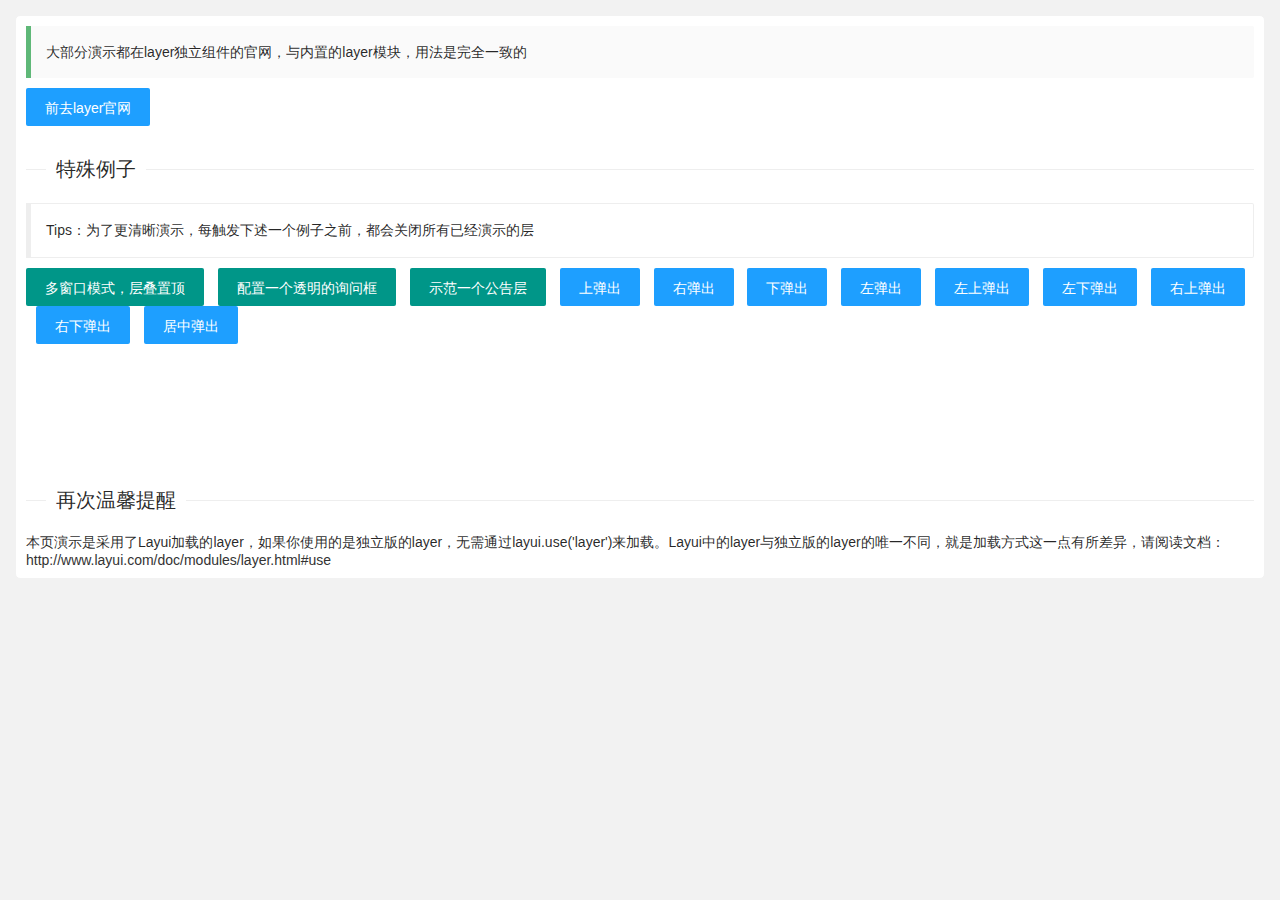
<file: src/main/resources/static/page/layer.html>
<!DOCTYPE html>
<html>
<head>
    <meta charset="utf-8">
    <title>layui</title>
    <meta name="renderer" content="webkit">
    <meta http-equiv="X-UA-Compatible" content="IE=edge,chrome=1">
    <meta name="viewport" content="width=device-width, initial-scale=1, maximum-scale=1">
    <link rel="stylesheet" href="../lib/layui-v2.6.3/css/layui.css" media="all">
    <link rel="stylesheet" href="../css/public.css" media="all">
</head>
<body>
<div class="layuimini-container">
    <div class="layuimini-main">
        <blockquote class="layui-elem-quote">
            大部分演示都在layer独立组件的官网，与内置的layer模块，用法是完全一致的
        </blockquote>
        <a class="layui-btn layui-btn-normal" href="http://layer.layui.com/" target="_blank">前去layer官网</a>

        <fieldset class="layui-elem-field layui-field-title site-demo-button" style="margin-top: 30px;">
            <legend>特殊例子</legend>
        </fieldset>

        <div class="site-demo-button" id="layerDemo" style="margin-bottom: 0;">
            <blockquote class="layui-elem-quote layui-quote-nm">
                Tips：为了更清晰演示，每触发下述一个例子之前，都会关闭所有已经演示的层
            </blockquote>
            <button data-method="setTop" class="layui-btn">多窗口模式，层叠置顶</button>
            <button data-method="confirmTrans" class="layui-btn">配置一个透明的询问框</button>
            <button data-method="notice" class="layui-btn">示范一个公告层</button>
            <button data-method="offset" data-type="t" class="layui-btn layui-btn-normal">上弹出</button>
            <button data-method="offset" data-type="r" class="layui-btn layui-btn-normal">右弹出</button>
            <button data-method="offset" data-type="b" class="layui-btn layui-btn-normal">下弹出</button>
            <button data-method="offset" data-type="l" class="layui-btn layui-btn-normal">左弹出</button>
            <button data-method="offset" data-type="lt" class="layui-btn layui-btn-normal">左上弹出</button>
            <button data-method="offset" data-type="lb" class="layui-btn layui-btn-normal">左下弹出</button>
            <button data-method="offset" data-type="rt" class="layui-btn layui-btn-normal">右上弹出</button>
            <button data-method="offset" data-type="rb" class="layui-btn layui-btn-normal">右下弹出</button>
            <button data-method="offset" data-type="auto" class="layui-btn layui-btn-normal">居中弹出</button>
        </div>

        <!-- 示例-970 -->
        <ins class="adsbygoogle" style="display:inline-block;width:970px;height:90px" data-ad-client="ca-pub-6111334333458862" data-ad-slot="3820120620"></ins>

        <fieldset class="layui-elem-field layui-field-title" style="margin-top: 50px;">
            <legend>再次温馨提醒</legend>
        </fieldset>
        <p class="site-demo-text">本页演示是采用了Layui加载的layer，如果你使用的是独立版的layer，无需通过layui.use('layer')来加载。Layui中的layer与独立版的layer的唯一不同，就是加载方式这一点有所差异，请阅读文档：<a href="http://www.layui.com/doc/modules/layer.html#use" target="_blank">http://www.layui.com/doc/modules/layer.html#use</a></p>
    </div>
</div>
<script src="../lib/layui-v2.6.3/layui.js" charset="utf-8"></script>
<!-- 注意：如果你直接复制所有代码到本地，上述js路径需要改成你本地的 -->
<script>
    layui.use('layer', function () { //独立版的layer无需执行这一句
        var $ = layui.jquery, layer = layui.layer; //独立版的layer无需执行这一句

        //触发事件
        var active = {
            setTop: function () {
                var that = this;
                //多窗口模式，层叠置顶
                layer.open({
                    type: 2 //此处以iframe举例
                    , title: '当你选择该窗体时，即会在最顶端'
                    , area: ['390px', '260px']
                    , shade: 0
                    , maxmin: true
                    , offset: [ //为了演示，随机坐标
                        Math.random() * ($(window).height() - 300)
                        , Math.random() * ($(window).width() - 390)
                    ]
                    , content: '//layer.layui.com/test/settop.html'
                    , btn: ['继续弹出', '全部关闭'] //只是为了演示
                    , yes: function () {
                        $(that).click();
                    }
                    , btn2: function () {
                        layer.closeAll();
                    }

                    , zIndex: layer.zIndex //重点1
                    , success: function (layero) {
                        layer.setTop(layero); //重点2
                    }
                });
            }
            , confirmTrans: function () {
                //配置一个透明的询问框
                layer.msg('大部分参数都是可以公用的<br>合理搭配，展示不一样的风格', {
                    time: 20000, //20s后自动关闭
                    btn: ['明白了', '知道了', '哦']
                });
            }
            , notice: function () {
                //示范一个公告层
                layer.open({
                    type: 1
                    , title: false //不显示标题栏
                    , closeBtn: false
                    , area: '300px;'
                    , shade: 0.8
                    , id: 'LAY_layuipro' //设定一个id，防止重复弹出
                    , btn: ['火速围观', '残忍拒绝']
                    , btnAlign: 'c'
                    , moveType: 1 //拖拽模式，0或者1
                    , content: '<div style="padding: 50px; line-height: 22px; background-color: #393D49; color: #fff; font-weight: 300;">你知道吗？亲！<br>layer ≠ layui<br><br>layer只是作为Layui的一个弹层模块，由于其用户基数较大，所以常常会有人以为layui是layerui<br><br>layer虽然已被 Layui 收编为内置的弹层模块，但仍然会作为一个独立组件全力维护、升级。<br><br>我们此后的征途是星辰大海 ^_^</div>'
                    , success: function (layero) {
                        var btn = layero.find('.layui-layer-btn');
                        btn.find('.layui-layer-btn0').attr({
                            href: 'http://www.layui.com/'
                            , target: '_blank'
                        });
                    }
                });
            }
            , offset: function (othis) {
                var type = othis.data('type')
                    , text = othis.text();

                layer.open({
                    type: 1
                    , offset: type //具体配置参考：http://www.layui.com/doc/modules/layer.html#offset
                    , id: 'layerDemo' + type //防止重复弹出
                    , content: '<div style="padding: 20px 100px;">' + text + '</div>'
                    , btn: '关闭全部'
                    , btnAlign: 'c' //按钮居中
                    , shade: 0 //不显示遮罩
                    , yes: function () {
                        layer.closeAll();
                    }
                });
            }
        };

        $('#layerDemo .layui-btn').on('click', function () {
            var othis = $(this), method = othis.data('method');
            active[method] ? active[method].call(this, othis) : '';
        });

    });
</script>

</body>
</html>
</file>
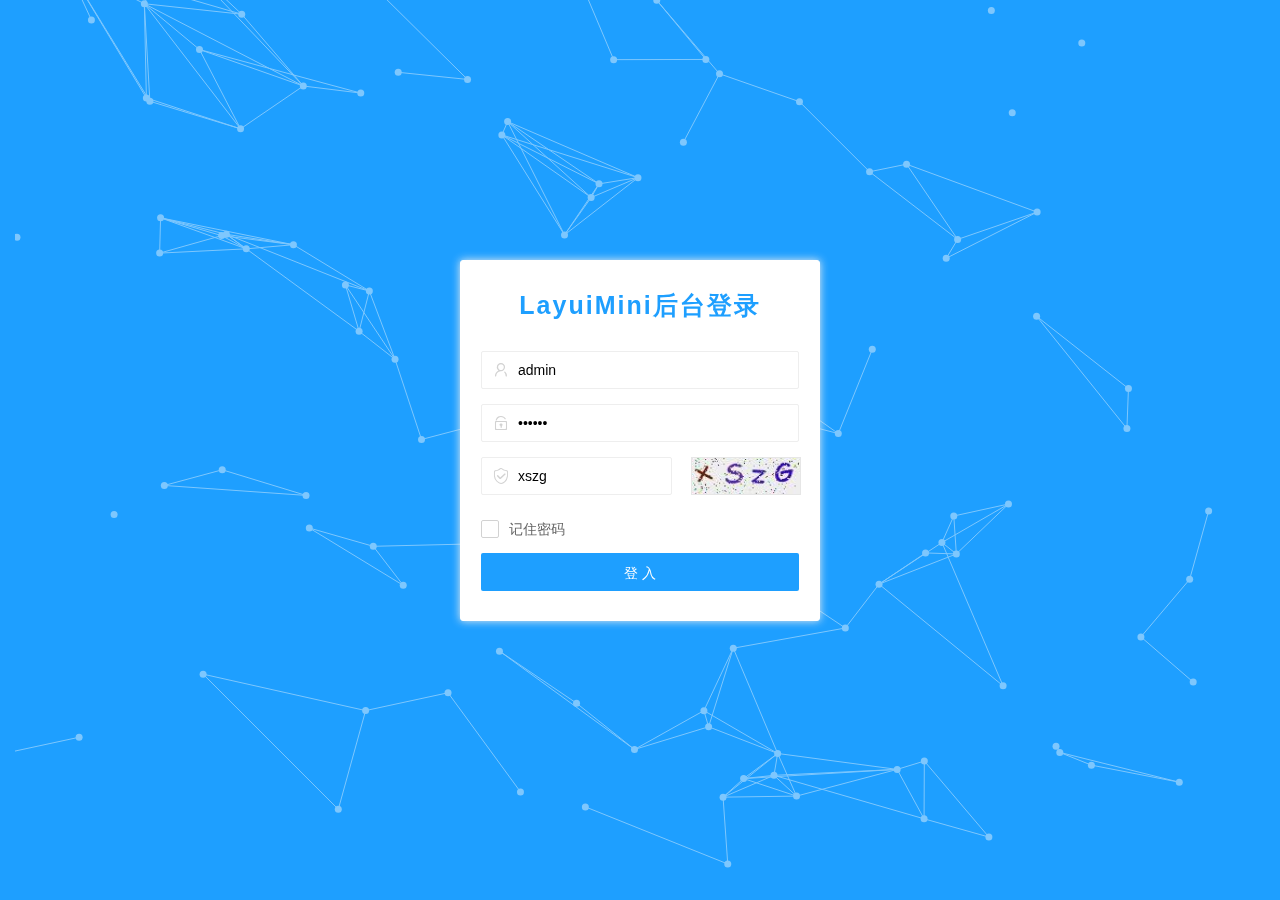
<file: src/main/resources/static/page/login-1.html>
<!DOCTYPE html>
<html>
<head>
    <meta charset="UTF-8">
    <title>后台管理-登陆</title>
    <meta http-equiv="X-UA-Compatible" content="IE=edge,chrome=1">
    <meta http-equiv="Access-Control-Allow-Origin" content="*">
    <meta name="viewport" content="width=device-width, initial-scale=1, maximum-scale=1">
    <meta name="apple-mobile-web-app-status-bar-style" content="black">
    <meta name="apple-mobile-web-app-capable" content="yes">
    <meta name="format-detection" content="telephone=no">
    <link rel="stylesheet" href="../lib/layui-v2.6.3/css/layui.css" media="all">
    <!--[if lt IE 9]>
    <script src="https://cdn.staticfile.org/html5shiv/r29/html5.min.js"></script>
    <script src="https://cdn.staticfile.org/respond.js/1.4.2/respond.min.js"></script>
    <![endif]-->
    <style>
        html, body {width: 100%;height: 100%;overflow: hidden}
        body {background: #1E9FFF;}
        body:after {content:'';background-repeat:no-repeat;background-size:cover;-webkit-filter:blur(3px);-moz-filter:blur(3px);-o-filter:blur(3px);-ms-filter:blur(3px);filter:blur(3px);position:absolute;top:0;left:0;right:0;bottom:0;z-index:-1;}
        .layui-container {width: 100%;height: 100%;overflow: hidden}
        .admin-login-background {width:360px;height:300px;position:absolute;left:50%;top:40%;margin-left:-180px;margin-top:-100px;}
        .logo-title {text-align:center;letter-spacing:2px;padding:14px 0;}
        .logo-title h1 {color:#1E9FFF;font-size:25px;font-weight:bold;}
        .login-form {background-color:#fff;border:1px solid #fff;border-radius:3px;padding:14px 20px;box-shadow:0 0 8px #eeeeee;}
        .login-form .layui-form-item {position:relative;}
        .login-form .layui-form-item label {position:absolute;left:1px;top:1px;width:38px;line-height:36px;text-align:center;color:#d2d2d2;}
        .login-form .layui-form-item input {padding-left:36px;}
        .captcha {width:60%;display:inline-block;}
        .captcha-img {display:inline-block;width:34%;float:right;}
        .captcha-img img {height:34px;border:1px solid #e6e6e6;height:36px;width:100%;}
    </style>
</head>
<body>
<div class="layui-container">
    <div class="admin-login-background">
        <div class="layui-form login-form">
            <form class="layui-form" action="">
                <div class="layui-form-item logo-title">
                    <h1>LayuiMini后台登录</h1>
                </div>
                <div class="layui-form-item">
                    <label class="layui-icon layui-icon-username" for="username"></label>
                    <input type="text" name="username" lay-verify="required|account" placeholder="用户名或者邮箱" autocomplete="off" class="layui-input" value="admin">
                </div>
                <div class="layui-form-item">
                    <label class="layui-icon layui-icon-password" for="password"></label>
                    <input type="password" name="password" lay-verify="required|password" placeholder="密码" autocomplete="off" class="layui-input" value="123456">
                </div>
                <div class="layui-form-item">
                    <label class="layui-icon layui-icon-vercode" for="captcha"></label>
                    <input type="text" name="captcha" lay-verify="required|captcha" placeholder="图形验证码" autocomplete="off" class="layui-input verification captcha" value="xszg">
                    <div class="captcha-img">
                        <img id="captchaPic" src="../images/captcha.jpg">
                    </div>
                </div>
                <div class="layui-form-item">
                    <input type="checkbox" name="rememberMe" value="true" lay-skin="primary" title="记住密码">
                </div>
                <div class="layui-form-item">
                    <button class="layui-btn layui-btn layui-btn-normal layui-btn-fluid" lay-submit="" lay-filter="login">登 入</button>
                </div>
            </form>
        </div>
    </div>
</div>
<script src="../lib/jquery-3.4.1/jquery-3.4.1.min.js" charset="utf-8"></script>
<script src="../lib/layui-v2.6.3/layui.js" charset="utf-8"></script>
<script src="../lib/jq-module/jquery.particleground.min.js" charset="utf-8"></script>
<script>
    layui.use(['form'], function () {
        var form = layui.form,
            layer = layui.layer;

        // 登录过期的时候，跳出ifram框架
        if (top.location != self.location) top.location = self.location;

        // 粒子线条背景
        $(document).ready(function(){
            $('.layui-container').particleground({
                dotColor:'#7ec7fd',
                lineColor:'#7ec7fd'
            });
        });

        // 进行登录操作
        form.on('submit(login)', function (data) {
            data = data.field;
            if (data.username == '') {
                layer.msg('用户名不能为空');
                return false;
            }
            if (data.password == '') {
                layer.msg('密码不能为空');
                return false;
            }
            if (data.captcha == '') {
                layer.msg('验证码不能为空');
                return false;
            }
            layer.msg('登录成功', function () {
                window.location = '../index.html';
            });
            return false;
        });
    });
</script>
</body>
</html>
</file>
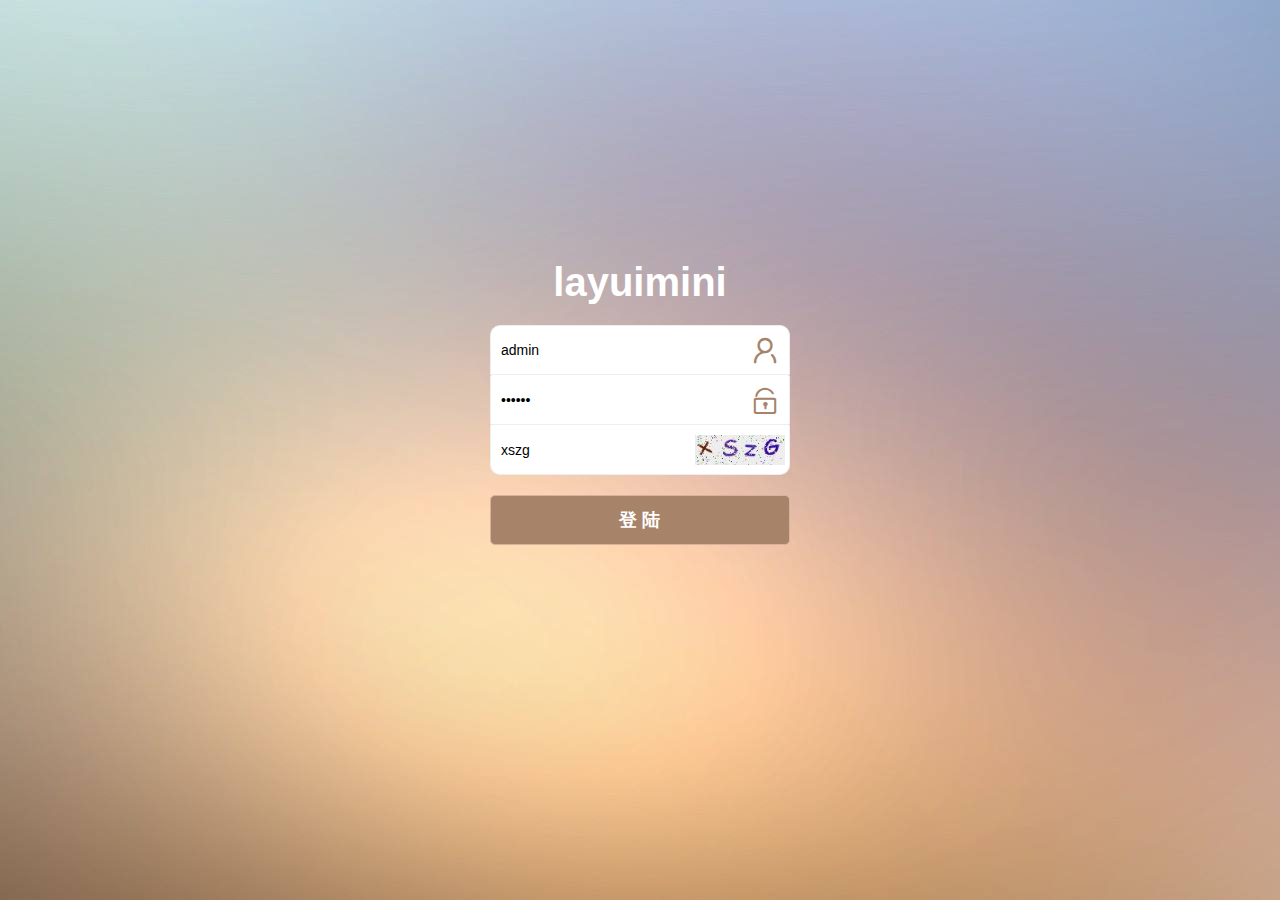
<file: src/main/resources/static/page/login-2.html>
<!DOCTYPE html>
<html>
<head>
    <meta charset="UTF-8">
    <title>后台管理-登陆</title>
    <meta http-equiv="X-UA-Compatible" content="IE=edge,chrome=1">
    <meta http-equiv="Access-Control-Allow-Origin" content="*">
    <meta name="viewport" content="width=device-width, initial-scale=1, maximum-scale=1">
    <meta name="apple-mobile-web-app-status-bar-style" content="black">
    <meta name="apple-mobile-web-app-capable" content="yes">
    <meta name="format-detection" content="telephone=no">
    <link rel="stylesheet" href="../lib/layui-v2.6.3/css/layui.css" media="all">
    <!--[if lt IE 9]>
    <script src="https://cdn.staticfile.org/html5shiv/r29/html5.min.js"></script>
    <script src="https://cdn.staticfile.org/respond.js/1.4.2/respond.min.js"></script>
    <![endif]-->
    <style>
        body {background-image:url("../images/bg.jpg");height:100%;width:100%;}
        #container{height:100%;width:100%;}
        input:-webkit-autofill {-webkit-box-shadow:inset 0 0 0 1000px #fff;background-color:transparent;}
        .admin-login-background {width:300px;height:300px;position:absolute;left:50%;top:40%;margin-left:-150px;margin-top:-100px;}
        .admin-header {text-align:center;margin-bottom:20px;color:#ffffff;font-weight:bold;font-size:40px}
        .admin-input {border-top-style:none;border-right-style:solid;border-bottom-style:solid;border-left-style:solid;height:50px;width:300px;padding-bottom:0px;}
        .admin-input::-webkit-input-placeholder {color:#a78369}
        .layui-icon-username {color:#a78369 !important;}
        .layui-icon-username:hover {color:#9dadce !important;}
        .layui-icon-password {color:#a78369 !important;}
        .layui-icon-password:hover {color:#9dadce !important;}
        .admin-input-username {border-top-style:solid;border-radius:10px 10px 0 0;}
        .admin-input-verify {border-radius:0 0 10px 10px;}
        .admin-button {margin-top:20px;font-weight:bold;font-size:18px;width:300px;height:50px;border-radius:5px;background-color:#a78369;border:1px solid #d8b29f}
        .admin-icon {margin-left:260px;margin-top:10px;font-size:30px;}
        i {position:absolute;}
        .admin-captcha {position:absolute;margin-left:205px;margin-top:-40px;}
    </style>
</head>
<body>
<div id="container">
    <div></div>
    <div class="admin-login-background">
        <div class="admin-header">
            <span>layuimini</span>
        </div>
        <form class="layui-form" action="">
            <div>
                <i class="layui-icon layui-icon-username admin-icon"></i>
                <input type="text" name="username" placeholder="请输入用户名" autocomplete="off" class="layui-input admin-input admin-input-username" value="admin">
            </div>
            <div>
                <i class="layui-icon layui-icon-password admin-icon"></i>
                <input type="password" name="password" placeholder="请输入密码" autocomplete="off" class="layui-input admin-input" value="123456">
            </div>
            <div>
                <input type="text" name="captcha" placeholder="请输入验证码" autocomplete="off" class="layui-input admin-input admin-input-verify" value="xszg">
                <img class="admin-captcha" width="90" height="30" src="../images/captcha.jpg">
            </div>
            <button class="layui-btn admin-button" lay-submit="" lay-filter="login">登 陆</button>
        </form>
    </div>
</div>
<script src="../lib/layui-v2.6.3/layui.js" charset="utf-8"></script>
<script>
    layui.use(['form'], function () {
        var form = layui.form,
            layer = layui.layer;

        // 登录过期的时候，跳出ifram框架
        if (top.location != self.location) top.location = self.location;

        // 进行登录操作
        form.on('submit(login)', function (data) {
            data = data.field;
            if (data.username == '') {
                layer.msg('用户名不能为空');
                return false;
            }
            if (data.password == '') {
                layer.msg('密码不能为空');
                return false;
            }
            if (data.captcha == '') {
                layer.msg('验证码不能为空');
                return false;
            }
            layer.msg('登录成功', function () {
                window.location = '../index.html';
            });
            return false;
        });
    });
</script>
</body>
</html>
</file>
<file: src/main/resources/static/lib/layui-v2.6.3/css/layui.css>
.layui-inline,img{display:inline-block;vertical-align:middle}h1,h2,h3,h4,h5,h6{font-weight:400}a,body{color:#333}.layui-edge,.layui-header,.layui-inline,.layui-main{position:relative}.layui-edge,hr{height:0;overflow:hidden}.layui-layout-body,.layui-side,.layui-side-scroll{overflow-x:hidden}.layui-btn,.layui-edge,.layui-inline,img{vertical-align:middle}.layui-btn,.layui-disabled,.layui-icon,.layui-unselect{-moz-user-select:none;-webkit-user-select:none;-ms-user-select:none}.layui-elip,.layui-form-checkbox span,.layui-form-pane .layui-form-label{text-overflow:ellipsis;white-space:nowrap}.layui-edge,.layui-elip,hr{overflow:hidden}blockquote,body,button,dd,div,dl,dt,form,h1,h2,h3,h4,h5,h6,input,li,ol,p,pre,td,textarea,th,ul{margin:0;padding:0;-webkit-tap-highlight-color:rgba(0,0,0,0)}a:active,a:hover{outline:0}img{border:none}li{list-style:none}table{border-collapse:collapse;border-spacing:0}h4,h5,h6{font-size:100%}button,input,optgroup,option,select,textarea{font-family:inherit;font-size:inherit;font-style:inherit;font-weight:inherit;outline:0}pre{white-space:pre-wrap;white-space:-moz-pre-wrap;white-space:-pre-wrap;white-space:-o-pre-wrap;word-wrap:break-word}body{line-height:1.6;color:rgba(0,0,0,.85);font:14px Helvetica Neue,Helvetica,PingFang SC,Tahoma,Arial,sans-serif}hr{line-height:0;margin:10px 0;padding:0;border:none!important;border-bottom:1px solid #eee!important;clear:both;background:0 0}a{text-decoration:none}a:hover{color:#777}a cite{font-style:normal;*cursor:pointer}.layui-border-box,.layui-border-box *{box-sizing:border-box}.layui-box,.layui-box *{box-sizing:content-box}.layui-clear{clear:both;*zoom:1}.layui-clear:after{content:'\20';clear:both;*zoom:1;display:block;height:0}.layui-inline{*display:inline;*zoom:1}.layui-edge{display:inline-block;width:0;border-width:6px;border-style:dashed;border-color:transparent}.layui-edge-top{top:-4px;border-bottom-color:#999;border-bottom-style:solid}.layui-edge-right{border-left-color:#999;border-left-style:solid}.layui-edge-bottom{top:2px;border-top-color:#999;border-top-style:solid}.layui-edge-left{border-right-color:#999;border-right-style:solid}.layui-disabled,.layui-disabled:hover{color:#d2d2d2!important;cursor:not-allowed!important}.layui-circle{border-radius:100%}.layui-show{display:block!important}.layui-hide{display:none!important}.layui-show-v{visibility:visible!important}.layui-hide-v{visibility:hidden!important}@font-face{font-family:layui-icon;src:url(../font/iconfont.eot?v=256);src:url(../font/iconfont.eot?v=256#iefix) format('embedded-opentype'),url(../font/iconfont.woff2?v=256) format('woff2'),url(../font/iconfont.woff?v=256) format('woff'),url(../font/iconfont.ttf?v=256) format('truetype'),url(../font/iconfont.svg?v=256#layui-icon) format('svg')}.layui-icon{font-family:layui-icon!important;font-size:16px;font-style:normal;-webkit-font-smoothing:antialiased;-moz-osx-font-smoothing:grayscale}.layui-icon-reply-fill:before{content:"\e611"}.layui-icon-set-fill:before{content:"\e614"}.layui-icon-menu-fill:before{content:"\e60f"}.layui-icon-search:before{content:"\e615"}.layui-icon-share:before{content:"\e641"}.layui-icon-set-sm:before{content:"\e620"}.layui-icon-engine:before{content:"\e628"}.layui-icon-close:before{content:"\1006"}.layui-icon-close-fill:before{content:"\1007"}.layui-icon-chart-screen:before{content:"\e629"}.layui-icon-star:before{content:"\e600"}.layui-icon-circle-dot:before{content:"\e617"}.layui-icon-chat:before{content:"\e606"}.layui-icon-release:before{content:"\e609"}.layui-icon-list:before{content:"\e60a"}.layui-icon-chart:before{content:"\e62c"}.layui-icon-ok-circle:before{content:"\1005"}.layui-icon-layim-theme:before{content:"\e61b"}.layui-icon-table:before{content:"\e62d"}.layui-icon-right:before{content:"\e602"}.layui-icon-left:before{content:"\e603"}.layui-icon-cart-simple:before{content:"\e698"}.layui-icon-face-cry:before{content:"\e69c"}.layui-icon-face-smile:before{content:"\e6af"}.layui-icon-survey:before{content:"\e6b2"}.layui-icon-tree:before{content:"\e62e"}.layui-icon-ie:before{content:"\e7bb"}.layui-icon-upload-circle:before{content:"\e62f"}.layui-icon-add-circle:before{content:"\e61f"}.layui-icon-download-circle:before{content:"\e601"}.layui-icon-templeate-1:before{content:"\e630"}.layui-icon-util:before{content:"\e631"}.layui-icon-face-surprised:before{content:"\e664"}.layui-icon-edit:before{content:"\e642"}.layui-icon-speaker:before{content:"\e645"}.layui-icon-down:before{content:"\e61a"}.layui-icon-file:before{content:"\e621"}.layui-icon-layouts:before{content:"\e632"}.layui-icon-rate-half:before{content:"\e6c9"}.layui-icon-add-circle-fine:before{content:"\e608"}.layui-icon-prev-circle:before{content:"\e633"}.layui-icon-read:before{content:"\e705"}.layui-icon-404:before{content:"\e61c"}.layui-icon-carousel:before{content:"\e634"}.layui-icon-help:before{content:"\e607"}.layui-icon-code-circle:before{content:"\e635"}.layui-icon-windows:before{content:"\e67f"}.layui-icon-water:before{content:"\e636"}.layui-icon-username:before{content:"\e66f"}.layui-icon-find-fill:before{content:"\e670"}.layui-icon-about:before{content:"\e60b"}.layui-icon-location:before{content:"\e715"}.layui-icon-up:before{content:"\e619"}.layui-icon-pause:before{content:"\e651"}.layui-icon-date:before{content:"\e637"}.layui-icon-layim-uploadfile:before{content:"\e61d"}.layui-icon-delete:before{content:"\e640"}.layui-icon-play:before{content:"\e652"}.layui-icon-top:before{content:"\e604"}.layui-icon-firefox:before{content:"\e686"}.layui-icon-friends:before{content:"\e612"}.layui-icon-refresh-3:before{content:"\e9aa"}.layui-icon-ok:before{content:"\e605"}.layui-icon-layer:before{content:"\e638"}.layui-icon-face-smile-fine:before{content:"\e60c"}.layui-icon-dollar:before{content:"\e659"}.layui-icon-group:before{content:"\e613"}.layui-icon-layim-download:before{content:"\e61e"}.layui-icon-picture-fine:before{content:"\e60d"}.layui-icon-link:before{content:"\e64c"}.layui-icon-diamond:before{content:"\e735"}.layui-icon-log:before{content:"\e60e"}.layui-icon-key:before{content:"\e683"}.layui-icon-rate-solid:before{content:"\e67a"}.layui-icon-fonts-del:before{content:"\e64f"}.layui-icon-unlink:before{content:"\e64d"}.layui-icon-fonts-clear:before{content:"\e639"}.layui-icon-triangle-r:before{content:"\e623"}.layui-icon-circle:before{content:"\e63f"}.layui-icon-radio:before{content:"\e643"}.layui-icon-align-center:before{content:"\e647"}.layui-icon-align-right:before{content:"\e648"}.layui-icon-align-left:before{content:"\e649"}.layui-icon-loading-1:before{content:"\e63e"}.layui-icon-return:before{content:"\e65c"}.layui-icon-fonts-strong:before{content:"\e62b"}.layui-icon-upload:before{content:"\e67c"}.layui-icon-dialogue:before{content:"\e63a"}.layui-icon-video:before{content:"\e6ed"}.layui-icon-headset:before{content:"\e6fc"}.layui-icon-cellphone-fine:before{content:"\e63b"}.layui-icon-add-1:before{content:"\e654"}.layui-icon-face-smile-b:before{content:"\e650"}.layui-icon-fonts-html:before{content:"\e64b"}.layui-icon-screen-full:before{content:"\e622"}.layui-icon-form:before{content:"\e63c"}.layui-icon-cart:before{content:"\e657"}.layui-icon-camera-fill:before{content:"\e65d"}.layui-icon-tabs:before{content:"\e62a"}.layui-icon-heart-fill:before{content:"\e68f"}.layui-icon-fonts-code:before{content:"\e64e"}.layui-icon-ios:before{content:"\e680"}.layui-icon-at:before{content:"\e687"}.layui-icon-fire:before{content:"\e756"}.layui-icon-set:before{content:"\e716"}.layui-icon-fonts-u:before{content:"\e646"}.layui-icon-triangle-d:before{content:"\e625"}.layui-icon-tips:before{content:"\e702"}.layui-icon-picture:before{content:"\e64a"}.layui-icon-more-vertical:before{content:"\e671"}.layui-icon-bluetooth:before{content:"\e689"}.layui-icon-flag:before{content:"\e66c"}.layui-icon-loading:before{content:"\e63d"}.layui-icon-fonts-i:before{content:"\e644"}.layui-icon-refresh-1:before{content:"\e666"}.layui-icon-rmb:before{content:"\e65e"}.layui-icon-addition:before{content:"\e624"}.layui-icon-home:before{content:"\e68e"}.layui-icon-time:before{content:"\e68d"}.layui-icon-user:before{content:"\e770"}.layui-icon-notice:before{content:"\e667"}.layui-icon-chrome:before{content:"\e68a"}.layui-icon-edge:before{content:"\e68b"}.layui-icon-login-weibo:before{content:"\e675"}.layui-icon-voice:before{content:"\e688"}.layui-icon-upload-drag:before{content:"\e681"}.layui-icon-login-qq:before{content:"\e676"}.layui-icon-snowflake:before{content:"\e6b1"}.layui-icon-heart:before{content:"\e68c"}.layui-icon-logout:before{content:"\e682"}.layui-icon-file-b:before{content:"\e655"}.layui-icon-template:before{content:"\e663"}.layui-icon-transfer:before{content:"\e691"}.layui-icon-auz:before{content:"\e672"}.layui-icon-console:before{content:"\e665"}.layui-icon-app:before{content:"\e653"}.layui-icon-prev:before{content:"\e65a"}.layui-icon-website:before{content:"\e7ae"}.layui-icon-next:before{content:"\e65b"}.layui-icon-component:before{content:"\e857"}.layui-icon-android:before{content:"\e684"}.layui-icon-more:before{content:"\e65f"}.layui-icon-login-wechat:before{content:"\e677"}.layui-icon-shrink-right:before{content:"\e668"}.layui-icon-spread-left:before{content:"\e66b"}.layui-icon-camera:before{content:"\e660"}.layui-icon-note:before{content:"\e66e"}.layui-icon-refresh:before{content:"\e669"}.layui-icon-female:before{content:"\e661"}.layui-icon-male:before{content:"\e662"}.layui-icon-screen-restore:before{content:"\e758"}.layui-icon-password:before{content:"\e673"}.layui-icon-senior:before{content:"\e674"}.layui-icon-theme:before{content:"\e66a"}.layui-icon-tread:before{content:"\e6c5"}.layui-icon-praise:before{content:"\e6c6"}.layui-icon-star-fill:before{content:"\e658"}.layui-icon-rate:before{content:"\e67b"}.layui-icon-template-1:before{content:"\e656"}.layui-icon-vercode:before{content:"\e679"}.layui-icon-service:before{content:"\e626"}.layui-icon-cellphone:before{content:"\e678"}.layui-icon-print:before{content:"\e66d"}.layui-icon-cols:before{content:"\e610"}.layui-icon-wifi:before{content:"\e7e0"}.layui-icon-export:before{content:"\e67d"}.layui-icon-rss:before{content:"\e808"}.layui-icon-slider:before{content:"\e714"}.layui-icon-email:before{content:"\e618"}.layui-icon-subtraction:before{content:"\e67e"}.layui-icon-mike:before{content:"\e6dc"}.layui-icon-light:before{content:"\e748"}.layui-icon-gift:before{content:"\e627"}.layui-icon-mute:before{content:"\e685"}.layui-icon-reduce-circle:before{content:"\e616"}.layui-icon-music:before{content:"\e690"}.layui-main{width:1140px;margin:0 auto}.layui-header{z-index:1000;height:60px}.layui-header a:hover{transition:all .5s;-webkit-transition:all .5s}.layui-side{position:fixed;left:0;top:0;bottom:0;z-index:999;width:200px}.layui-side-scroll{position:relative;width:220px;height:100%}.layui-body{position:relative;left:200px;right:0;top:0;bottom:0;z-index:900;width:auto;box-sizing:border-box}.layui-layout-admin .layui-header{position:fixed;top:0;left:0;right:0;background-color:#23262E}.layui-layout-admin .layui-side{top:60px;width:200px;overflow-x:hidden}.layui-layout-admin .layui-body{position:absolute;top:60px;padding-bottom:44px}.layui-layout-admin .layui-main{width:auto;margin:0 15px}.layui-layout-admin .layui-footer{position:fixed;left:200px;right:0;bottom:0;z-index:990;height:44px;line-height:44px;padding:0 15px;box-shadow:-1px 0 4px rgb(0 0 0 / 12%);background-color:#FAFAFA}.layui-layout-admin .layui-logo{position:absolute;left:0;top:0;width:200px;height:100%;line-height:60px;text-align:center;color:#009688;font-size:16px}.layui-layout-admin .layui-header .layui-nav{background:0 0}.layui-layout-left{position:absolute!important;left:200px;top:0}.layui-layout-right{position:absolute!important;right:0;top:0}.layui-container{position:relative;margin:0 auto;padding:0 15px;box-sizing:border-box}.layui-fluid{position:relative;margin:0 auto;padding:0 15px}.layui-row:after,.layui-row:before{content:"";display:block;clear:both}.layui-col-lg1,.layui-col-lg10,.layui-col-lg11,.layui-col-lg12,.layui-col-lg2,.layui-col-lg3,.layui-col-lg4,.layui-col-lg5,.layui-col-lg6,.layui-col-lg7,.layui-col-lg8,.layui-col-lg9,.layui-col-md1,.layui-col-md10,.layui-col-md11,.layui-col-md12,.layui-col-md2,.layui-col-md3,.layui-col-md4,.layui-col-md5,.layui-col-md6,.layui-col-md7,.layui-col-md8,.layui-col-md9,.layui-col-sm1,.layui-col-sm10,.layui-col-sm11,.layui-col-sm12,.layui-col-sm2,.layui-col-sm3,.layui-col-sm4,.layui-col-sm5,.layui-col-sm6,.layui-col-sm7,.layui-col-sm8,.layui-col-sm9,.layui-col-xs1,.layui-col-xs10,.layui-col-xs11,.layui-col-xs12,.layui-col-xs2,.layui-col-xs3,.layui-col-xs4,.layui-col-xs5,.layui-col-xs6,.layui-col-xs7,.layui-col-xs8,.layui-col-xs9{position:relative;display:block;box-sizing:border-box}.layui-col-xs1,.layui-col-xs10,.layui-col-xs11,.layui-col-xs12,.layui-col-xs2,.layui-col-xs3,.layui-col-xs4,.layui-col-xs5,.layui-col-xs6,.layui-col-xs7,.layui-col-xs8,.layui-col-xs9{float:left}.layui-col-xs1{width:8.33333333%}.layui-col-xs2{width:16.66666667%}.layui-col-xs3{width:25%}.layui-col-xs4{width:33.33333333%}.layui-col-xs5{width:41.66666667%}.layui-col-xs6{width:50%}.layui-col-xs7{width:58.33333333%}.layui-col-xs8{width:66.66666667%}.layui-col-xs9{width:75%}.layui-col-xs10{width:83.33333333%}.layui-col-xs11{width:91.66666667%}.layui-col-xs12{width:100%}.layui-col-xs-offset1{margin-left:8.33333333%}.layui-col-xs-offset2{margin-left:16.66666667%}.layui-col-xs-offset3{margin-left:25%}.layui-col-xs-offset4{margin-left:33.33333333%}.layui-col-xs-offset5{margin-left:41.66666667%}.layui-col-xs-offset6{margin-left:50%}.layui-col-xs-offset7{margin-left:58.33333333%}.layui-col-xs-offset8{margin-left:66.66666667%}.layui-col-xs-offset9{margin-left:75%}.layui-col-xs-offset10{margin-left:83.33333333%}.layui-col-xs-offset11{margin-left:91.66666667%}.layui-col-xs-offset12{margin-left:100%}@media screen and (max-width:768px){.layui-hide-xs{display:none!important}.layui-show-xs-block{display:block!important}.layui-show-xs-inline{display:inline!important}.layui-show-xs-inline-block{display:inline-block!important}}@media screen and (min-width:768px){.layui-container{width:750px}.layui-hide-sm{display:none!important}.layui-show-sm-block{display:block!important}.layui-show-sm-inline{display:inline!important}.layui-show-sm-inline-block{display:inline-block!important}.layui-col-sm1,.layui-col-sm10,.layui-col-sm11,.layui-col-sm12,.layui-col-sm2,.layui-col-sm3,.layui-col-sm4,.layui-col-sm5,.layui-col-sm6,.layui-col-sm7,.layui-col-sm8,.layui-col-sm9{float:left}.layui-col-sm1{width:8.33333333%}.layui-col-sm2{width:16.66666667%}.layui-col-sm3{width:25%}.layui-col-sm4{width:33.33333333%}.layui-col-sm5{width:41.66666667%}.layui-col-sm6{width:50%}.layui-col-sm7{width:58.33333333%}.layui-col-sm8{width:66.66666667%}.layui-col-sm9{width:75%}.layui-col-sm10{width:83.33333333%}.layui-col-sm11{width:91.66666667%}.layui-col-sm12{width:100%}.layui-col-sm-offset1{margin-left:8.33333333%}.layui-col-sm-offset2{margin-left:16.66666667%}.layui-col-sm-offset3{margin-left:25%}.layui-col-sm-offset4{margin-left:33.33333333%}.layui-col-sm-offset5{margin-left:41.66666667%}.layui-col-sm-offset6{margin-left:50%}.layui-col-sm-offset7{margin-left:58.33333333%}.layui-col-sm-offset8{margin-left:66.66666667%}.layui-col-sm-offset9{margin-left:75%}.layui-col-sm-offset10{margin-left:83.33333333%}.layui-col-sm-offset11{margin-left:91.66666667%}.layui-col-sm-offset12{margin-left:100%}}@media screen and (min-width:992px){.layui-container{width:970px}.layui-hide-md{display:none!important}.layui-show-md-block{display:block!important}.layui-show-md-inline{display:inline!important}.layui-show-md-inline-block{display:inline-block!important}.layui-col-md1,.layui-col-md10,.layui-col-md11,.layui-col-md12,.layui-col-md2,.layui-col-md3,.layui-col-md4,.layui-col-md5,.layui-col-md6,.layui-col-md7,.layui-col-md8,.layui-col-md9{float:left}.layui-col-md1{width:8.33333333%}.layui-col-md2{width:16.66666667%}.layui-col-md3{width:25%}.layui-col-md4{width:33.33333333%}.layui-col-md5{width:41.66666667%}.layui-col-md6{width:50%}.layui-col-md7{width:58.33333333%}.layui-col-md8{width:66.66666667%}.layui-col-md9{width:75%}.layui-col-md10{width:83.33333333%}.layui-col-md11{width:91.66666667%}.layui-col-md12{width:100%}.layui-col-md-offset1{margin-left:8.33333333%}.layui-col-md-offset2{margin-left:16.66666667%}.layui-col-md-offset3{margin-left:25%}.layui-col-md-offset4{margin-left:33.33333333%}.layui-col-md-offset5{margin-left:41.66666667%}.layui-col-md-offset6{margin-left:50%}.layui-col-md-offset7{margin-left:58.33333333%}.layui-col-md-offset8{margin-left:66.66666667%}.layui-col-md-offset9{margin-left:75%}.layui-col-md-offset10{margin-left:83.33333333%}.layui-col-md-offset11{margin-left:91.66666667%}.layui-col-md-offset12{margin-left:100%}}@media screen and (min-width:1200px){.layui-container{width:1170px}.layui-hide-lg{display:none!important}.layui-show-lg-block{display:block!important}.layui-show-lg-inline{display:inline!important}.layui-show-lg-inline-block{display:inline-block!important}.layui-col-lg1,.layui-col-lg10,.layui-col-lg11,.layui-col-lg12,.layui-col-lg2,.layui-col-lg3,.layui-col-lg4,.layui-col-lg5,.layui-col-lg6,.layui-col-lg7,.layui-col-lg8,.layui-col-lg9{float:left}.layui-col-lg1{width:8.33333333%}.layui-col-lg2{width:16.66666667%}.layui-col-lg3{width:25%}.layui-col-lg4{width:33.33333333%}.layui-col-lg5{width:41.66666667%}.layui-col-lg6{width:50%}.layui-col-lg7{width:58.33333333%}.layui-col-lg8{width:66.66666667%}.layui-col-lg9{width:75%}.layui-col-lg10{width:83.33333333%}.layui-col-lg11{width:91.66666667%}.layui-col-lg12{width:100%}.layui-col-lg-offset1{margin-left:8.33333333%}.layui-col-lg-offset2{margin-left:16.66666667%}.layui-col-lg-offset3{margin-left:25%}.layui-col-lg-offset4{margin-left:33.33333333%}.layui-col-lg-offset5{margin-left:41.66666667%}.layui-col-lg-offset6{margin-left:50%}.layui-col-lg-offset7{margin-left:58.33333333%}.layui-col-lg-offset8{margin-left:66.66666667%}.layui-col-lg-offset9{margin-left:75%}.layui-col-lg-offset10{margin-left:83.33333333%}.layui-col-lg-offset11{margin-left:91.66666667%}.layui-col-lg-offset12{margin-left:100%}}.layui-col-space1{margin:-.5px}.layui-col-space1>*{padding:.5px}.layui-col-space2{margin:-1px}.layui-col-space2>*{padding:1px}.layui-col-space4{margin:-2px}.layui-col-space4>*{padding:2px}.layui-col-space5{margin:-2.5px}.layui-col-space5>*{padding:2.5px}.layui-col-space6{margin:-3px}.layui-col-space6>*{padding:3px}.layui-col-space8{margin:-4px}.layui-col-space8>*{padding:4px}.layui-col-space10{margin:-5px}.layui-col-space10>*{padding:5px}.layui-col-space12{margin:-6px}.layui-col-space12>*{padding:6px}.layui-col-space14{margin:-7px}.layui-col-space14>*{padding:7px}.layui-col-space15{margin:-7.5px}.layui-col-space15>*{padding:7.5px}.layui-col-space16{margin:-8px}.layui-col-space16>*{padding:8px}.layui-col-space18{margin:-9px}.layui-col-space18>*{padding:9px}.layui-col-space20{margin:-10px}.layui-col-space20>*{padding:10px}.layui-col-space22{margin:-11px}.layui-col-space22>*{padding:11px}.layui-col-space24{margin:-12px}.layui-col-space24>*{padding:12px}.layui-col-space25{margin:-12.5px}.layui-col-space25>*{padding:12.5px}.layui-col-space26{margin:-13px}.layui-col-space26>*{padding:13px}.layui-col-space28{margin:-14px}.layui-col-space28>*{padding:14px}.layui-col-space30{margin:-15px}.layui-col-space30>*{padding:15px}.layui-btn,.layui-input,.layui-select,.layui-textarea,.layui-upload-button{outline:0;-webkit-appearance:none;transition:all .3s;-webkit-transition:all .3s;box-sizing:border-box}.layui-elem-quote{margin-bottom:10px;padding:15px;line-height:1.6;border-left:5px solid #5FB878;border-radius:0 2px 2px 0;background-color:#FAFAFA}.layui-quote-nm{border-style:solid;border-width:1px 1px 1px 5px;background:0 0}.layui-elem-field{margin-bottom:10px;padding:0;border-width:1px;border-style:solid}.layui-elem-field legend{margin-left:20px;padding:0 10px;font-size:20px;font-weight:300}.layui-field-title{margin:10px 0 20px;border-width:1px 0 0}.layui-field-box{padding:15px}.layui-field-title .layui-field-box{padding:10px 0}.layui-progress{position:relative;height:6px;border-radius:20px;background-color:#eee}.layui-progress-bar{position:absolute;left:0;top:0;width:0;max-width:100%;height:6px;border-radius:20px;text-align:right;background-color:#5FB878;transition:all .3s;-webkit-transition:all .3s}.layui-progress-big,.layui-progress-big .layui-progress-bar{height:18px;line-height:18px}.layui-progress-text{position:relative;top:-20px;line-height:18px;font-size:12px;color:#666}.layui-progress-big .layui-progress-text{position:static;padding:0 10px;color:#fff}.layui-collapse{border-width:1px;border-style:solid;border-radius:2px}.layui-colla-content,.layui-colla-item{border-top-width:1px;border-top-style:solid}.layui-colla-item:first-child{border-top:none}.layui-colla-title{position:relative;height:42px;line-height:42px;padding:0 15px 0 35px;color:#333;background-color:#FAFAFA;cursor:pointer;font-size:14px;overflow:hidden}.layui-colla-content{display:none;padding:10px 15px;line-height:1.6;color:#666}.layui-colla-icon{position:absolute;left:15px;top:0;font-size:14px}.layui-card{margin-bottom:15px;border-radius:2px;background-color:#fff;box-shadow:0 1px 2px 0 rgba(0,0,0,.05)}.layui-card:last-child{margin-bottom:0}.layui-card-header{position:relative;height:42px;line-height:42px;padding:0 15px;border-bottom:1px solid #f6f6f6;color:#333;border-radius:2px 2px 0 0;font-size:14px}.layui-card-body{position:relative;padding:10px 15px;line-height:24px}.layui-card-body[pad15]{padding:15px}.layui-card-body[pad20]{padding:20px}.layui-card-body .layui-table{margin:5px 0}.layui-card .layui-tab{margin:0}.layui-panel{position:relative;border-width:1px;border-style:solid;border-radius:2px;box-shadow:1px 1px 4px rgb(0 0 0 / 8%);background-color:#fff;color:#666}.layui-bg-black,.layui-bg-blue,.layui-bg-cyan,.layui-bg-green,.layui-bg-orange,.layui-bg-red{color:#fff!important}.layui-panel-window{position:relative;padding:15px;border-radius:0;border-top:5px solid #eee;background-color:#fff}.layui-border,.layui-border-black,.layui-border-blue,.layui-border-cyan,.layui-border-green,.layui-border-orange,.layui-border-red{border-width:1px;border-style:solid}.layui-auxiliar-moving{position:fixed;left:0;right:0;top:0;bottom:0;width:100%;height:100%;background:0 0;z-index:9999999999}.layui-form-label,.layui-form-mid,.layui-form-select,.layui-input-block,.layui-input-inline,.layui-textarea{position:relative}.layui-bg-red{background-color:#FF5722!important}.layui-bg-orange{background-color:#FFB800!important}.layui-bg-green{background-color:#009688!important}.layui-bg-cyan{background-color:#2F4056!important}.layui-bg-blue{background-color:#1E9FFF!important}.layui-bg-black{background-color:#393D49!important}.layui-bg-gray{background-color:#FAFAFA!important;color:#666!important}.layui-badge-rim,.layui-border,.layui-colla-content,.layui-colla-item,.layui-collapse,.layui-elem-field,.layui-form-pane .layui-form-item[pane],.layui-form-pane .layui-form-label,.layui-input,.layui-layedit,.layui-layedit-tool,.layui-panel,.layui-quote-nm,.layui-select,.layui-tab-bar,.layui-tab-card,.layui-tab-title,.layui-tab-title .layui-this:after,.layui-textarea{border-color:#eee}.layui-border{color:#666!important}.layui-border-red{border-color:#FF5722!important;color:#FF5722!important}.layui-border-orange{border-color:#FFB800!important;color:#FFB800!important}.layui-border-green{border-color:#009688!important;color:#009688!important}.layui-border-cyan{border-color:#2F4056!important;color:#2F4056!important}.layui-border-blue{border-color:#1E9FFF!important;color:#1E9FFF!important}.layui-border-black{border-color:#393D49!important;color:#393D49!important}.layui-timeline-item:before{background-color:#eee}.layui-text{line-height:1.6;font-size:14px;color:#666}.layui-text h1,.layui-text h2,.layui-text h3{font-weight:500;color:#333}.layui-text h1{font-size:30px}.layui-text h2{font-size:24px}.layui-text h3{font-size:18px}.layui-text a:not(.layui-btn){color:#01AAED}.layui-text a:not(.layui-btn):hover{text-decoration:underline}.layui-text ul{padding:5px 0 5px 15px}.layui-text ul li{margin-top:5px;list-style-type:disc}.layui-text em,.layui-word-aux{color:#999!important;padding-left:5px!important;padding-right:5px!important}.layui-font-12{font-size:12px}.layui-font-14{font-size:14px}.layui-font-16{font-size:16px}.layui-font-18{font-size:18px}.layui-font-20{font-size:20px}.layui-font-red{color:#FF5722!important}.layui-font-orange{color:#FFB800!important}.layui-font-green{color:#009688!important}.layui-font-cyan{color:#2F4056!important}.layui-font-blue{color:#01AAED!important}.layui-font-black{color:#000!important}.layui-font-gray{color:#c2c2c2!important}.layui-btn{display:inline-block;height:38px;line-height:38px;padding:0 18px;border:1px solid transparent;background-color:#009688;color:#fff;white-space:nowrap;text-align:center;font-size:14px;border-radius:2px;cursor:pointer}.layui-btn:hover{opacity:.8;filter:alpha(opacity=80);color:#fff}.layui-btn:active{opacity:1;filter:alpha(opacity=100)}.layui-btn+.layui-btn{margin-left:10px}.layui-btn-container{font-size:0}.layui-btn-container .layui-btn{margin-right:10px;margin-bottom:10px}.layui-btn-container .layui-btn+.layui-btn{margin-left:0}.layui-table .layui-btn-container .layui-btn{margin-bottom:9px}.layui-btn-radius{border-radius:100px}.layui-btn .layui-icon{padding:0 2px;vertical-align:middle\9;vertical-align:bottom}.layui-btn-primary{border-color:#d2d2d2;background:0 0;color:#666}.layui-btn-primary:hover{border-color:#009688;color:#333}.layui-btn-normal{background-color:#1E9FFF}.layui-btn-warm{background-color:#FFB800}.layui-btn-danger{background-color:#FF5722}.layui-btn-checked{background-color:#5FB878}.layui-btn-disabled,.layui-btn-disabled:active,.layui-btn-disabled:hover{border-color:#eee;background-color:#FBFBFB;color:#d2d2d2;cursor:not-allowed;opacity:1}.layui-btn-lg{height:44px;line-height:44px;padding:0 25px;font-size:16px}.layui-btn-sm{height:30px;line-height:30px;padding:0 10px;font-size:12px}.layui-btn-xs{height:22px;line-height:22px;padding:0 5px;font-size:12px}.layui-btn-xs i{font-size:12px!important}.layui-btn-group{display:inline-block;vertical-align:middle;font-size:0}.layui-btn-group .layui-btn{margin-left:0!important;margin-right:0!important;border-left:1px solid rgba(255,255,255,.5);border-radius:0}.layui-btn-group .layui-btn-primary{border-left:none}.layui-btn-group .layui-btn-primary:hover{border-color:#d2d2d2;color:#009688}.layui-btn-group .layui-btn:first-child{border-left:none;border-radius:2px 0 0 2px}.layui-btn-group .layui-btn-primary:first-child{border-left:1px solid #d2d2d2}.layui-btn-group .layui-btn:last-child{border-radius:0 2px 2px 0}.layui-btn-group .layui-btn+.layui-btn{margin-left:0}.layui-btn-group+.layui-btn-group{margin-left:10px}.layui-btn-fluid{width:100%}.layui-input,.layui-select,.layui-textarea{height:38px;line-height:1.3;line-height:38px\9;border-width:1px;border-style:solid;background-color:#fff;border-radius:2px}.layui-input::-webkit-input-placeholder,.layui-select::-webkit-input-placeholder,.layui-textarea::-webkit-input-placeholder{line-height:1.3}.layui-input,.layui-textarea{display:block;width:100%;padding-left:10px}.layui-input:hover,.layui-textarea:hover{border-color:#eee!important}.layui-input:focus,.layui-textarea:focus{border-color:#d2d2d2!important}.layui-textarea{min-height:100px;height:auto;line-height:20px;padding:6px 10px;resize:vertical}.layui-select{padding:0 10px}.layui-form input[type=checkbox],.layui-form input[type=radio],.layui-form select{display:none}.layui-form [lay-ignore]{display:initial}.layui-form-item{margin-bottom:15px;clear:both;*zoom:1}.layui-form-item:after{content:'\20';clear:both;*zoom:1;display:block;height:0}.layui-form-label{float:left;display:block;padding:9px 15px;width:80px;font-weight:400;line-height:20px;text-align:right}.layui-form-label-col{display:block;float:none;padding:9px 0;line-height:20px;text-align:left}.layui-form-item .layui-inline{margin-bottom:5px;margin-right:10px}.layui-input-block{margin-left:110px;min-height:36px}.layui-input-inline{display:inline-block;vertical-align:middle}.layui-form-item .layui-input-inline{float:left;width:190px;margin-right:10px}.layui-form-text .layui-input-inline{width:auto}.layui-form-mid{float:left;display:block;padding:9px 0!important;line-height:20px;margin-right:10px}.layui-form-danger+.layui-form-select .layui-input,.layui-form-danger:focus{border-color:#FF5722!important}.layui-form-select .layui-input{padding-right:30px;cursor:pointer}.layui-form-select .layui-edge{position:absolute;right:10px;top:50%;margin-top:-3px;cursor:pointer;border-width:6px;border-top-color:#c2c2c2;border-top-style:solid;transition:all .3s;-webkit-transition:all .3s}.layui-form-select dl{display:none;position:absolute;left:0;top:42px;padding:5px 0;z-index:899;min-width:100%;border:1px solid #d2d2d2;max-height:300px;overflow-y:auto;background-color:#fff;border-radius:2px;box-shadow:0 2px 4px rgba(0,0,0,.12);box-sizing:border-box}.layui-form-select dl dd,.layui-form-select dl dt{padding:0 10px;line-height:36px;white-space:nowrap;overflow:hidden;text-overflow:ellipsis}.layui-form-select dl dt{font-size:12px;color:#999}.layui-form-select dl dd{cursor:pointer}.layui-form-select dl dd:hover{background-color:#F6F6F6;-webkit-transition:.5s all;transition:.5s all}.layui-form-select .layui-select-group dd{padding-left:20px}.layui-form-select dl dd.layui-select-tips{padding-left:10px!important;color:#999}.layui-form-select dl dd.layui-this{background-color:#5FB878;color:#fff}.layui-form-checkbox,.layui-form-select dl dd.layui-disabled{background-color:#fff}.layui-form-selected dl{display:block}.layui-form-checkbox,.layui-form-checkbox *,.layui-form-switch{display:inline-block;vertical-align:middle}.layui-form-selected .layui-edge{margin-top:-9px;-webkit-transform:rotate(180deg);transform:rotate(180deg);margin-top:-3px\9}:root .layui-form-selected .layui-edge{margin-top:-9px\0/IE9}.layui-form-selectup dl{top:auto;bottom:42px}.layui-select-none{margin:5px 0;text-align:center;color:#999}.layui-select-disabled .layui-disabled{border-color:#eee!important}.layui-select-disabled .layui-edge{border-top-color:#d2d2d2}.layui-form-checkbox{position:relative;height:30px;line-height:30px;margin-right:10px;padding-right:30px;cursor:pointer;font-size:0;-webkit-transition:.1s linear;transition:.1s linear;box-sizing:border-box}.layui-form-checkbox span{padding:0 10px;height:100%;font-size:14px;border-radius:2px 0 0 2px;background-color:#d2d2d2;color:#fff;overflow:hidden}.layui-form-checkbox:hover span{background-color:#c2c2c2}.layui-form-checkbox i{position:absolute;right:0;top:0;width:30px;height:28px;border:1px solid #d2d2d2;border-left:none;border-radius:0 2px 2px 0;color:#fff;font-size:20px;text-align:center}.layui-form-checkbox:hover i{border-color:#c2c2c2;color:#c2c2c2}.layui-form-checked,.layui-form-checked:hover{border-color:#5FB878}.layui-form-checked span,.layui-form-checked:hover span{background-color:#5FB878}.layui-form-checked i,.layui-form-checked:hover i{color:#5FB878}.layui-form-item .layui-form-checkbox{margin-top:4px}.layui-form-checkbox[lay-skin=primary]{height:auto!important;line-height:normal!important;min-width:18px;min-height:18px;border:none!important;margin-right:0;padding-left:28px;padding-right:0;background:0 0}.layui-form-checkbox[lay-skin=primary] span{padding-left:0;padding-right:15px;line-height:18px;background:0 0;color:#666}.layui-form-checkbox[lay-skin=primary] i{right:auto;left:0;width:16px;height:16px;line-height:16px;border:1px solid #d2d2d2;font-size:12px;border-radius:2px;background-color:#fff;-webkit-transition:.1s linear;transition:.1s linear}.layui-form-checkbox[lay-skin=primary]:hover i{border-color:#5FB878;color:#fff}.layui-form-checked[lay-skin=primary] i{border-color:#5FB878!important;background-color:#5FB878;color:#fff}.layui-checkbox-disbaled[lay-skin=primary] span{background:0 0!important;color:#c2c2c2!important}.layui-checkbox-disbaled[lay-skin=primary]:hover i{border-color:#d2d2d2}.layui-form-item .layui-form-checkbox[lay-skin=primary]{margin-top:10px}.layui-form-switch{position:relative;height:22px;line-height:22px;min-width:35px;padding:0 5px;margin-top:8px;border:1px solid #d2d2d2;border-radius:20px;cursor:pointer;background-color:#fff;-webkit-transition:.1s linear;transition:.1s linear}.layui-form-switch i{position:absolute;left:5px;top:3px;width:16px;height:16px;border-radius:20px;background-color:#d2d2d2;-webkit-transition:.1s linear;transition:.1s linear}.layui-form-switch em{position:relative;top:0;width:25px;margin-left:21px;padding:0!important;text-align:center!important;color:#999!important;font-style:normal!important;font-size:12px}.layui-form-onswitch{border-color:#5FB878;background-color:#5FB878}.layui-checkbox-disbaled,.layui-checkbox-disbaled i{border-color:#eee!important}.layui-form-onswitch i{left:100%;margin-left:-21px;background-color:#fff}.layui-form-onswitch em{margin-left:5px;margin-right:21px;color:#fff!important}.layui-checkbox-disbaled span{background-color:#eee!important}.layui-checkbox-disbaled em{color:#d2d2d2!important}.layui-checkbox-disbaled:hover i{color:#fff!important}[lay-radio]{display:none}.layui-form-radio,.layui-form-radio *{display:inline-block;vertical-align:middle}.layui-form-radio{line-height:28px;margin:6px 10px 0 0;padding-right:10px;cursor:pointer;font-size:0}.layui-form-radio *{font-size:14px}.layui-form-radio>i{margin-right:8px;font-size:22px;color:#c2c2c2}.layui-form-radio:hover *,.layui-form-radioed,.layui-form-radioed>i{color:#5FB878}.layui-radio-disbaled>i{color:#eee!important}.layui-radio-disbaled *{color:#c2c2c2!important}.layui-form-pane .layui-form-label{width:110px;padding:8px 15px;height:38px;line-height:20px;border-width:1px;border-style:solid;border-radius:2px 0 0 2px;text-align:center;background-color:#FBFBFB;overflow:hidden;box-sizing:border-box}.layui-form-pane .layui-input-inline{margin-left:-1px}.layui-form-pane .layui-input-block{margin-left:110px;left:-1px}.layui-form-pane .layui-input{border-radius:0 2px 2px 0}.layui-form-pane .layui-form-text .layui-form-label{float:none;width:100%;border-radius:2px;box-sizing:border-box;text-align:left}.layui-form-pane .layui-form-text .layui-input-inline{display:block;margin:0;top:-1px;clear:both}.layui-form-pane .layui-form-text .layui-input-block{margin:0;left:0;top:-1px}.layui-form-pane .layui-form-text .layui-textarea{min-height:100px;border-radius:0 0 2px 2px}.layui-form-pane .layui-form-checkbox{margin:4px 0 4px 10px}.layui-form-pane .layui-form-radio,.layui-form-pane .layui-form-switch{margin-top:6px;margin-left:10px}.layui-form-pane .layui-form-item[pane]{position:relative;border-width:1px;border-style:solid}.layui-form-pane .layui-form-item[pane] .layui-form-label{position:absolute;left:0;top:0;height:100%;border-width:0 1px 0 0}.layui-form-pane .layui-form-item[pane] .layui-input-inline{margin-left:110px}@media screen and (max-width:450px){.layui-form-item .layui-form-label{text-overflow:ellipsis;overflow:hidden;white-space:nowrap}.layui-form-item .layui-inline{display:block;margin-right:0;margin-bottom:20px;clear:both}.layui-form-item .layui-inline:after{content:'\20';clear:both;display:block;height:0}.layui-form-item .layui-input-inline{display:block;float:none;left:-3px;width:auto;margin:0 0 10px 112px}.layui-form-item .layui-input-inline+.layui-form-mid{margin-left:110px;top:-5px;padding:0}.layui-form-item .layui-form-checkbox{margin-right:5px;margin-bottom:5px}}.layui-layedit{border-width:1px;border-style:solid;border-radius:2px}.layui-layedit-tool{padding:3px 5px;border-bottom-width:1px;border-bottom-style:solid;font-size:0}.layedit-tool-fixed{position:fixed;top:0;border-top:1px solid #eee}.layui-layedit-tool .layedit-tool-mid,.layui-layedit-tool .layui-icon{display:inline-block;vertical-align:middle;text-align:center;font-size:14px}.layui-layedit-tool .layui-icon{position:relative;width:32px;height:30px;line-height:30px;margin:3px 5px;color:#777;cursor:pointer;border-radius:2px}.layui-layedit-tool .layui-icon:hover{color:#393D49}.layui-layedit-tool .layui-icon:active{color:#000}.layui-layedit-tool .layedit-tool-active{background-color:#eee;color:#000}.layui-layedit-tool .layui-disabled,.layui-layedit-tool .layui-disabled:hover{color:#d2d2d2;cursor:not-allowed}.layui-layedit-tool .layedit-tool-mid{width:1px;height:18px;margin:0 10px;background-color:#d2d2d2}.layedit-tool-html{width:50px!important;font-size:30px!important}.layedit-tool-b,.layedit-tool-code,.layedit-tool-help{font-size:16px!important}.layedit-tool-d,.layedit-tool-face,.layedit-tool-image,.layedit-tool-unlink{font-size:18px!important}.layedit-tool-image input{position:absolute;font-size:0;left:0;top:0;width:100%;height:100%;opacity:.01;filter:Alpha(opacity=1);cursor:pointer}.layui-layedit-iframe iframe{display:block;width:100%}#LAY_layedit_code{overflow:hidden}.layui-laypage{display:inline-block;*display:inline;*zoom:1;vertical-align:middle;margin:10px 0;font-size:0}.layui-laypage>a:first-child,.layui-laypage>a:first-child em{border-radius:2px 0 0 2px}.layui-laypage>a:last-child,.layui-laypage>a:last-child em{border-radius:0 2px 2px 0}.layui-laypage>:first-child{margin-left:0!important}.layui-laypage>:last-child{margin-right:0!important}.layui-laypage a,.layui-laypage button,.layui-laypage input,.layui-laypage select,.layui-laypage span{border:1px solid #eee}.layui-laypage a,.layui-laypage span{display:inline-block;*display:inline;*zoom:1;vertical-align:middle;padding:0 15px;height:28px;line-height:28px;margin:0 -1px 5px 0;background-color:#fff;color:#333;font-size:12px}.layui-flow-more a *,.layui-laypage input,.layui-table-view select[lay-ignore]{display:inline-block}.layui-laypage a:hover{color:#009688}.layui-laypage em{font-style:normal}.layui-laypage .layui-laypage-spr{color:#999;font-weight:700}.layui-laypage a{text-decoration:none}.layui-laypage .layui-laypage-curr{position:relative}.layui-laypage .layui-laypage-curr em{position:relative;color:#fff}.layui-laypage .layui-laypage-curr .layui-laypage-em{position:absolute;left:-1px;top:-1px;padding:1px;width:100%;height:100%;background-color:#009688}.layui-laypage-em{border-radius:2px}.layui-laypage-next em,.layui-laypage-prev em{font-family:Sim sun;font-size:16px}.layui-laypage .layui-laypage-count,.layui-laypage .layui-laypage-limits,.layui-laypage .layui-laypage-refresh,.layui-laypage .layui-laypage-skip{margin-left:10px;margin-right:10px;padding:0;border:none}.layui-laypage .layui-laypage-limits,.layui-laypage .layui-laypage-refresh{vertical-align:top}.layui-laypage .layui-laypage-refresh i{font-size:18px;cursor:pointer}.layui-laypage select{height:22px;padding:3px;border-radius:2px;cursor:pointer}.layui-laypage .layui-laypage-skip{height:30px;line-height:30px;color:#999}.layui-laypage button,.layui-laypage input{height:30px;line-height:30px;border-radius:2px;vertical-align:top;background-color:#fff;box-sizing:border-box}.layui-laypage input{width:40px;margin:0 10px;padding:0 3px;text-align:center}.layui-laypage input:focus,.layui-laypage select:focus{border-color:#009688!important}.layui-laypage button{margin-left:10px;padding:0 10px;cursor:pointer}.layui-table,.layui-table-view{margin:10px 0}.layui-flow-more{margin:10px 0;text-align:center;color:#999;font-size:14px}.layui-flow-more a{height:32px;line-height:32px}.layui-flow-more a *{vertical-align:top}.layui-flow-more a cite{padding:0 20px;border-radius:3px;background-color:#eee;color:#333;font-style:normal}.layui-flow-more a cite:hover{opacity:.8}.layui-flow-more a i{font-size:30px;color:#737383}.layui-table{width:100%;background-color:#fff;color:#666}.layui-table tr{transition:all .3s;-webkit-transition:all .3s}.layui-table th{text-align:left;font-weight:400}.layui-table tbody tr:hover,.layui-table thead tr,.layui-table-click,.layui-table-header,.layui-table-hover,.layui-table-mend,.layui-table-patch,.layui-table-tool,.layui-table-total,.layui-table-total tr,.layui-table[lay-even] tr:nth-child(even){background-color:#FAFAFA}.layui-table td,.layui-table th,.layui-table-col-set,.layui-table-fixed-r,.layui-table-grid-down,.layui-table-header,.layui-table-page,.layui-table-tips-main,.layui-table-tool,.layui-table-total,.layui-table-view,.layui-table[lay-skin=line],.layui-table[lay-skin=row]{border-width:1px;border-style:solid;border-color:#eee}.layui-table td,.layui-table th{position:relative;padding:9px 15px;min-height:20px;line-height:20px;font-size:14px}.layui-table[lay-skin=line] td,.layui-table[lay-skin=line] th{border-width:0 0 1px}.layui-table[lay-skin=row] td,.layui-table[lay-skin=row] th{border-width:0 1px 0 0}.layui-table[lay-skin=nob] td,.layui-table[lay-skin=nob] th{border:none}.layui-table img{max-width:100px}.layui-table[lay-size=lg] td,.layui-table[lay-size=lg] th{padding:15px 30px}.layui-table-view .layui-table[lay-size=lg] .layui-table-cell{height:40px;line-height:40px}.layui-table[lay-size=sm] td,.layui-table[lay-size=sm] th{font-size:12px;padding:5px 10px}.layui-table-view .layui-table[lay-size=sm] .layui-table-cell{height:20px;line-height:20px}.layui-table[lay-data]{display:none}.layui-table-box{position:relative;overflow:hidden}.layui-table-view .layui-table{position:relative;width:auto;margin:0}.layui-table-view .layui-table[lay-skin=line]{border-width:0 1px 0 0}.layui-table-view .layui-table[lay-skin=row]{border-width:0 0 1px}.layui-table-view .layui-table td,.layui-table-view .layui-table th{padding:5px 0;border-top:none;border-left:none}.layui-table-view .layui-table th.layui-unselect .layui-table-cell span{cursor:pointer}.layui-table-view .layui-table td{cursor:default}.layui-table-view .layui-table td[data-edit=text]{cursor:text}.layui-table-view .layui-form-checkbox[lay-skin=primary] i{width:18px;height:18px}.layui-table-view .layui-form-radio{line-height:0;padding:0}.layui-table-view .layui-form-radio>i{margin:0;font-size:20px}.layui-table-init{position:absolute;left:0;top:0;width:100%;height:100%;text-align:center;z-index:110}.layui-table-init .layui-icon{position:absolute;left:50%;top:50%;margin:-15px 0 0 -15px;font-size:30px;color:#c2c2c2}.layui-table-header{border-width:0 0 1px;overflow:hidden}.layui-table-header .layui-table{margin-bottom:-1px}.layui-table-tool .layui-inline[lay-event]{position:relative;width:26px;height:26px;padding:5px;line-height:16px;margin-right:10px;text-align:center;color:#333;border:1px solid #ccc;cursor:pointer;-webkit-transition:.5s all;transition:.5s all}.layui-table-tool .layui-inline[lay-event]:hover{border:1px solid #999}.layui-table-tool-temp{padding-right:120px}.layui-table-tool-self{position:absolute;right:17px;top:10px}.layui-table-tool .layui-table-tool-self .layui-inline[lay-event]{margin:0 0 0 10px}.layui-table-tool-panel{position:absolute;top:29px;left:-1px;padding:5px 0;min-width:150px;min-height:40px;border:1px solid #d2d2d2;text-align:left;overflow-y:auto;background-color:#fff;box-shadow:0 2px 4px rgba(0,0,0,.12)}.layui-table-cell,.layui-table-tool-panel li{overflow:hidden;text-overflow:ellipsis;white-space:nowrap}.layui-table-tool-panel li{padding:0 10px;line-height:30px;-webkit-transition:.5s all;transition:.5s all}.layui-menu li,.layui-menu-body-title a:hover,.layui-menu-body-title>.layui-icon:hover{transition:all .3s}.layui-table-tool-panel li .layui-form-checkbox[lay-skin=primary]{width:100%;padding-left:28px}.layui-table-tool-panel li:hover{background-color:#F6F6F6}.layui-table-tool-panel li .layui-form-checkbox[lay-skin=primary] i{position:absolute;left:0;top:0}.layui-table-tool-panel li .layui-form-checkbox[lay-skin=primary] span{padding:0}.layui-table-tool .layui-table-tool-self .layui-table-tool-panel{left:auto;right:-1px}.layui-table-col-set{position:absolute;right:0;top:0;width:20px;height:100%;border-width:0 0 0 1px;background-color:#fff}.layui-table-sort{width:10px;height:20px;margin-left:5px;cursor:pointer!important}.layui-table-sort .layui-edge{position:absolute;left:5px;border-width:5px}.layui-table-sort .layui-table-sort-asc{top:3px;border-top:none;border-bottom-style:solid;border-bottom-color:#b2b2b2}.layui-table-sort .layui-table-sort-asc:hover{border-bottom-color:#666}.layui-table-sort .layui-table-sort-desc{bottom:5px;border-bottom:none;border-top-style:solid;border-top-color:#b2b2b2}.layui-table-sort .layui-table-sort-desc:hover{border-top-color:#666}.layui-table-sort[lay-sort=asc] .layui-table-sort-asc{border-bottom-color:#000}.layui-table-sort[lay-sort=desc] .layui-table-sort-desc{border-top-color:#000}.layui-table-cell{height:28px;line-height:28px;padding:0 15px;position:relative;box-sizing:border-box}.layui-table-cell .layui-form-checkbox[lay-skin=primary]{top:-1px;padding:0}.layui-table-cell .layui-table-link{color:#01AAED}.laytable-cell-checkbox,.laytable-cell-numbers,.laytable-cell-radio,.laytable-cell-space{padding:0;text-align:center}.layui-table-body{position:relative;overflow:auto;margin-right:-1px;margin-bottom:-1px}.layui-table-body .layui-none{line-height:26px;padding:15px;text-align:center;color:#999}.layui-table-fixed{position:absolute;left:0;top:0;z-index:101}.layui-table-fixed .layui-table-body{overflow:hidden}.layui-table-fixed-l{box-shadow:0 -1px 8px rgba(0,0,0,.08)}.layui-table-fixed-r{left:auto;right:-1px;border-width:0 0 0 1px;box-shadow:-1px 0 8px rgba(0,0,0,.08)}.layui-table-fixed-r .layui-table-header{position:relative;overflow:visible}.layui-table-mend{position:absolute;right:-49px;top:0;height:100%;width:50px}.layui-table-tool{position:relative;z-index:890;width:100%;min-height:50px;line-height:30px;padding:10px 15px;border-width:0 0 1px}.layui-table-tool .layui-btn-container{margin-bottom:-10px}.layui-table-page,.layui-table-total{border-width:1px 0 0;margin-bottom:-1px;overflow:hidden}.layui-table-page{position:relative;width:100%;padding:7px 7px 0;height:41px;font-size:12px;white-space:nowrap}.layui-table-page>div{height:26px}.layui-table-page .layui-laypage{margin:0}.layui-table-page .layui-laypage a,.layui-table-page .layui-laypage span{height:26px;line-height:26px;margin-bottom:10px;border:none;background:0 0}.layui-table-page .layui-laypage a,.layui-table-page .layui-laypage span.layui-laypage-curr{padding:0 12px}.layui-table-page .layui-laypage span{margin-left:0;padding:0}.layui-table-page .layui-laypage .layui-laypage-prev{margin-left:-7px!important}.layui-table-page .layui-laypage .layui-laypage-curr .layui-laypage-em{left:0;top:0;padding:0}.layui-table-page .layui-laypage button,.layui-table-page .layui-laypage input{height:26px;line-height:26px}.layui-table-page .layui-laypage input{width:40px}.layui-table-page .layui-laypage button{padding:0 10px}.layui-table-page select{height:18px}.layui-table-patch .layui-table-cell{padding:0;width:30px}.layui-table-edit{position:absolute;left:0;top:0;width:100%;height:100%;padding:0 14px 1px;border-radius:0;box-shadow:1px 1px 20px rgba(0,0,0,.15)}.layui-table-edit:focus{border-color:#5FB878!important}select.layui-table-edit{padding:0 0 0 10px;border-color:#d2d2d2}.layui-table-view .layui-form-checkbox,.layui-table-view .layui-form-radio,.layui-table-view .layui-form-switch{top:0;margin:0;box-sizing:content-box}.layui-colorpicker-alpha-slider,.layui-colorpicker-side-slider,.layui-menu,.layui-menu *,.layui-nav{box-sizing:border-box}.layui-table-view .layui-form-checkbox{top:-1px;height:26px;line-height:26px}.layui-table-view .layui-form-checkbox i{height:26px}.layui-table-grid .layui-table-cell{overflow:visible}.layui-table-grid-down{position:absolute;top:0;right:0;width:26px;height:100%;padding:5px 0;border-width:0 0 0 1px;text-align:center;background-color:#fff;color:#999;cursor:pointer}.layui-table-grid-down .layui-icon{position:absolute;top:50%;left:50%;margin:-8px 0 0 -8px}.layui-table-grid-down:hover{background-color:#fbfbfb}body .layui-table-tips .layui-layer-content{background:0 0;padding:0;box-shadow:0 1px 6px rgba(0,0,0,.12)}.layui-table-tips-main{margin:-44px 0 0 -1px;max-height:150px;padding:8px 15px;font-size:14px;overflow-y:scroll;background-color:#fff;color:#666}.layui-table-tips-c{position:absolute;right:-3px;top:-13px;width:20px;height:20px;padding:3px;cursor:pointer;background-color:#666;border-radius:50%;color:#fff}.layui-table-tips-c:hover{background-color:#777}.layui-table-tips-c:before{position:relative;right:-2px}.layui-upload-file{display:none!important;opacity:.01;filter:Alpha(opacity=1)}.layui-upload-drag,.layui-upload-form,.layui-upload-wrap{display:inline-block}.layui-upload-list{margin:10px 0}.layui-upload-choose{padding:0 10px;color:#999}.layui-upload-drag{position:relative;padding:30px;border:1px dashed #e2e2e2;background-color:#fff;text-align:center;cursor:pointer;color:#999}.layui-upload-drag .layui-icon{font-size:50px;color:#009688}.layui-upload-drag[lay-over]{border-color:#009688}.layui-upload-iframe{position:absolute;width:0;height:0;border:0;visibility:hidden}.layui-upload-wrap{position:relative;vertical-align:middle}.layui-upload-wrap .layui-upload-file{display:block!important;position:absolute;left:0;top:0;z-index:10;font-size:100px;width:100%;height:100%;opacity:.01;filter:Alpha(opacity=1);cursor:pointer}.layui-menu{position:relative;margin:5px 0;background-color:#fff}.layui-menu li,.layui-menu-body-title a{padding:5px 15px}.layui-menu li{position:relative;margin:1px 0;width:calc(100% + 1px);line-height:22px;color:rgba(0,0,0,.8);font-size:14px;white-space:nowrap;cursor:pointer}.layui-menu li:hover{background-color:#F6F6F6}.layui-menu-item-parent:hover>.layui-menu-body-panel{display:block;animation-name:layui-fadein;animation-duration:.3s;animation-fill-mode:both;animation-delay:.2s}.layui-menu-item-group .layui-menu-body-title,.layui-menu-item-parent .layui-menu-body-title{padding-right:25px}.layui-menu .layui-menu-item-divider:hover,.layui-menu .layui-menu-item-group:hover,.layui-menu .layui-menu-item-none:hover{background:0 0;cursor:default}.layui-menu .layui-menu-item-group>ul{margin:5px 0 -5px}.layui-menu .layui-menu-item-group>.layui-menu-body-title{color:rgba(0,0,0,.35);user-select:none}.layui-menu .layui-menu-item-none{color:rgba(0,0,0,.35);cursor:default;text-align:center}.layui-menu .layui-menu-item-divider{margin:5px 0;padding:0;height:0;line-height:0;border-bottom:1px solid #eee;overflow:hidden}.layui-menu .layui-menu-item-down:hover,.layui-menu .layui-menu-item-up:hover{cursor:pointer}.layui-menu .layui-menu-item-up>.layui-menu-body-title{color:rgba(0,0,0,.8)}.layui-menu .layui-menu-item-up>ul{visibility:hidden;height:0;overflow:hidden}.layui-menu .layui-menu-item-down:hover>.layui-menu-body-title>.layui-icon,.layui-menu .layui-menu-item-up>.layui-menu-body-title:hover>.layui-icon{color:rgba(0,0,0,1)}.layui-menu .layui-menu-item-down>ul{visibility:visible;height:auto}.layui-breadcrumb,.layui-tree-btnGroup{visibility:hidden}.layui-menu .layui-menu-item-checked,.layui-menu .layui-menu-item-checked2{background-color:#F6F6F6!important;color:#5FB878}.layui-menu .layui-menu-item-checked a,.layui-menu .layui-menu-item-checked2 a{color:#5FB878}.layui-menu .layui-menu-item-checked:after{position:absolute;right:0;top:0;bottom:0;border-right:3px solid #5FB878;content:""}.layui-menu-body-title{position:relative;overflow:hidden;text-overflow:ellipsis}.layui-menu-body-title a{display:block;margin:-5px -15px;color:rgba(0,0,0,.8)}.layui-menu-body-title>.layui-icon{position:absolute;right:0;top:0;font-size:14px}.layui-menu-body-title>.layui-icon-right{right:-1px}.layui-menu-body-panel{display:none;position:absolute;top:-7px;left:100%;z-index:1000;margin-left:13px;padding:5px 0}.layui-transfer-active,.layui-transfer-box{display:inline-block;vertical-align:middle}.layui-menu-body-panel:before{content:"";position:absolute;width:20px;left:-16px;top:0;bottom:0}.layui-menu-body-panel-left{left:auto;right:100%;margin:0 13px}.layui-menu-body-panel-left:before{left:auto;right:-16px}.layui-menu-lg li{line-height:32px}.layui-menu-lg .layui-menu-body-title a:hover,.layui-menu-lg li:hover{background:0 0;color:#5FB878}.layui-menu-lg li .layui-menu-body-panel{margin-left:14px}.layui-menu-lg li .layui-menu-body-panel-left{margin:0 15px}.layui-dropdown{position:absolute;left:-999999px;top:-999999px;z-index:66666666;margin:5px 0;min-width:100px}.layui-dropdown:before{content:"";position:absolute;width:100%;height:6px;left:0;top:-6px}.layui-transfer-box,.layui-transfer-header,.layui-transfer-search{border-width:0;border-style:solid;border-color:#eee}.layui-transfer-box{position:relative;border-width:1px;width:200px;height:360px;border-radius:2px;background-color:#fff}.layui-transfer-box .layui-form-checkbox{width:100%;margin:0!important}.layui-transfer-header{height:38px;line-height:38px;padding:0 10px;border-bottom-width:1px}.layui-transfer-search{position:relative;padding:10px;border-bottom-width:1px}.layui-transfer-search .layui-input{height:32px;padding-left:30px;font-size:12px}.layui-transfer-search .layui-icon-search{position:absolute;left:20px;top:50%;margin-top:-8px;color:#666}.layui-transfer-active{margin:0 15px}.layui-transfer-active .layui-btn{display:block;margin:0;padding:0 15px;background-color:#5FB878;border-color:#5FB878;color:#fff}.layui-transfer-active .layui-btn-disabled{background-color:#FBFBFB;border-color:#eee;color:#d2d2d2}.layui-transfer-active .layui-btn:first-child{margin-bottom:15px}.layui-transfer-active .layui-btn .layui-icon{margin:0;font-size:14px!important}.layui-transfer-data{padding:5px 0;overflow:auto}.layui-transfer-data li{height:32px;line-height:32px;padding:0 10px}.layui-transfer-data li:hover{background-color:#F6F6F6;transition:.5s all}.layui-transfer-data .layui-none{padding:15px 10px;text-align:center;color:#999}.layui-nav{position:relative;padding:0 20px;background-color:#393D49;color:#fff;border-radius:2px;font-size:0}.layui-nav *{font-size:14px}.layui-nav .layui-nav-item{position:relative;display:inline-block;*display:inline;*zoom:1;vertical-align:middle;line-height:60px}.layui-nav .layui-nav-item a{display:block;padding:0 20px;color:#fff;color:rgba(255,255,255,.7);transition:all .3s;-webkit-transition:all .3s}.layui-nav .layui-this:after,.layui-nav-bar,.layui-nav-tree .layui-nav-itemed:after{position:absolute;left:0;top:0;width:0;height:5px;background-color:#5FB878;transition:all .2s;-webkit-transition:all .2s}.layui-nav-bar{z-index:1000}.layui-nav .layui-nav-item a:hover,.layui-nav .layui-this a{color:#fff}.layui-nav .layui-this:after{content:"";top:auto;bottom:0;width:100%}.layui-nav-img{width:30px;height:30px;margin-right:10px;border-radius:50%}.layui-nav .layui-nav-more{content:"";width:0;height:0;border-style:solid dashed dashed;border-color:#fff transparent transparent;overflow:hidden;cursor:pointer;transition:all .2s;-webkit-transition:all .2s;position:absolute;top:50%;right:3px;margin-top:-4px;border-width:6px;border-top-color:rgba(255,255,255,.7)}.layui-nav .layui-nav-mored,.layui-nav-itemed>a .layui-nav-more{margin-top:-9px;border-style:dashed dashed solid;border-color:transparent transparent #fff}.layui-nav-child{display:none;position:absolute;left:0;top:65px;min-width:100%;line-height:36px;padding:5px 0;box-shadow:0 2px 4px rgba(0,0,0,.12);border:1px solid #d2d2d2;background-color:#fff;z-index:100;border-radius:2px;white-space:nowrap}.layui-nav .layui-nav-child a{color:#333}.layui-nav .layui-nav-child a:hover{background-color:#F6F6F6;color:#5FB878}.layui-nav-child dd{position:relative}.layui-nav .layui-nav-child dd.layui-this a,.layui-nav-child dd.layui-this{background-color:#5FB878;color:#fff}.layui-nav-child dd.layui-this:after{display:none}.layui-nav-tree{width:200px;padding:0}.layui-nav-tree .layui-nav-item{display:block;width:100%;line-height:45px}.layui-nav-tree .layui-nav-item a{position:relative;height:45px;line-height:45px;text-overflow:ellipsis;overflow:hidden;white-space:nowrap}.layui-nav-tree .layui-nav-item a:hover{background-color:#4E5465}.layui-nav-tree .layui-nav-bar{width:5px;height:0;background-color:#009688}.layui-nav-tree .layui-nav-child dd.layui-this,.layui-nav-tree .layui-nav-child dd.layui-this a,.layui-nav-tree .layui-this,.layui-nav-tree .layui-this>a,.layui-nav-tree .layui-this>a:hover{background-color:#009688;color:#fff}.layui-nav-tree .layui-this:after{display:none}.layui-nav-itemed>a,.layui-nav-tree .layui-nav-title a,.layui-nav-tree .layui-nav-title a:hover{color:#fff!important}.layui-nav-tree .layui-nav-child{position:relative;z-index:0;top:0;border:none;box-shadow:none}.layui-nav-tree .layui-nav-child a{height:40px;line-height:40px;color:#fff;color:rgba(255,255,255,.7)}.layui-nav-tree .layui-nav-child,.layui-nav-tree .layui-nav-child a:hover{background:0 0;color:#fff}.layui-nav-tree .layui-nav-more{right:10px}.layui-nav-itemed>.layui-nav-child{display:block;padding:0;background-color:rgba(0,0,0,.3)!important}.layui-nav-itemed>.layui-nav-child>.layui-this>.layui-nav-child{display:block}.layui-nav-side{position:fixed;top:0;bottom:0;left:0;overflow-x:hidden;z-index:999}.layui-bg-blue .layui-nav-bar,.layui-bg-blue .layui-nav-itemed:after,.layui-bg-blue .layui-this:after{background-color:#93D1FF}.layui-bg-blue .layui-nav-child dd.layui-this{background-color:#1E9FFF}.layui-bg-blue .layui-nav-itemed>a,.layui-nav-tree.layui-bg-blue .layui-nav-title a,.layui-nav-tree.layui-bg-blue .layui-nav-title a:hover{background-color:#007DDB!important}.layui-breadcrumb{font-size:0}.layui-breadcrumb>*{font-size:14px}.layui-breadcrumb a{color:#999!important}.layui-breadcrumb a:hover{color:#5FB878!important}.layui-breadcrumb a cite{color:#666;font-style:normal}.layui-breadcrumb span[lay-separator]{margin:0 10px;color:#999}.layui-tab{margin:10px 0;text-align:left!important}.layui-tab[overflow]>.layui-tab-title{overflow:hidden}.layui-tab-title{position:relative;left:0;height:40px;white-space:nowrap;font-size:0;border-bottom-width:1px;border-bottom-style:solid;transition:all .2s;-webkit-transition:all .2s}.layui-tab-title li{display:inline-block;*display:inline;*zoom:1;vertical-align:middle;font-size:14px;transition:all .2s;-webkit-transition:all .2s;position:relative;line-height:40px;min-width:65px;padding:0 15px;text-align:center;cursor:pointer}.layui-tab-title li a{display:block}.layui-tab-title .layui-this{color:#000}.layui-tab-title .layui-this:after{position:absolute;left:0;top:0;content:"";width:100%;height:41px;border-width:1px;border-style:solid;border-bottom-color:#fff;border-radius:2px 2px 0 0;box-sizing:border-box;pointer-events:none}.layui-tab-bar{position:absolute;right:0;top:0;z-index:10;width:30px;height:39px;line-height:39px;border-width:1px;border-style:solid;border-radius:2px;text-align:center;background-color:#fff;cursor:pointer}.layui-tab-bar .layui-icon{position:relative;display:inline-block;top:3px;transition:all .3s;-webkit-transition:all .3s}.layui-tab-item{display:none}.layui-tab-more{padding-right:30px;height:auto!important;white-space:normal!important}.layui-tab-more li.layui-this:after{border-bottom-color:#eee;border-radius:2px}.layui-tab-more .layui-tab-bar .layui-icon{top:-2px;top:3px\9;-webkit-transform:rotate(180deg);transform:rotate(180deg)}:root .layui-tab-more .layui-tab-bar .layui-icon{top:-2px\0/IE9}.layui-tab-content{padding:15px 0}.layui-tab-title li .layui-tab-close{position:relative;display:inline-block;width:18px;height:18px;line-height:20px;margin-left:8px;top:1px;text-align:center;font-size:14px;color:#c2c2c2;transition:all .2s;-webkit-transition:all .2s}.layui-tab-title li .layui-tab-close:hover{border-radius:2px;background-color:#FF5722;color:#fff}.layui-tab-brief>.layui-tab-title .layui-this{color:#009688}.layui-tab-brief>.layui-tab-more li.layui-this:after,.layui-tab-brief>.layui-tab-title .layui-this:after{border:none;border-radius:0;border-bottom:2px solid #5FB878}.layui-tab-brief[overflow]>.layui-tab-title .layui-this:after{top:-1px}.layui-tab-card{border-width:1px;border-style:solid;border-radius:2px;box-shadow:0 2px 5px 0 rgba(0,0,0,.1)}.layui-tab-card>.layui-tab-title{background-color:#FAFAFA}.layui-tab-card>.layui-tab-title li{margin-right:-1px;margin-left:-1px}.layui-tab-card>.layui-tab-title .layui-this{background-color:#fff}.layui-tab-card>.layui-tab-title .layui-this:after{border-top:none;border-width:1px;border-bottom-color:#fff}.layui-tab-card>.layui-tab-title .layui-tab-bar{height:40px;line-height:40px;border-radius:0;border-top:none;border-right:none}.layui-tab-card>.layui-tab-more .layui-this{background:0 0;color:#5FB878}.layui-tab-card>.layui-tab-more .layui-this:after{border:none}.layui-timeline{padding-left:5px}.layui-timeline-item{position:relative;padding-bottom:20px}.layui-timeline-axis{position:absolute;left:-5px;top:0;z-index:10;width:20px;height:20px;line-height:20px;background-color:#fff;color:#5FB878;border-radius:50%;text-align:center;cursor:pointer}.layui-timeline-axis:hover{color:#FF5722}.layui-timeline-item:before{content:"";position:absolute;left:5px;top:0;z-index:0;width:1px;height:100%}.layui-timeline-item:first-child:before{display:block}.layui-timeline-item:last-child:before{display:none}.layui-timeline-content{padding-left:25px}.layui-timeline-title{position:relative;margin-bottom:10px;line-height:22px}.layui-badge,.layui-badge-dot,.layui-badge-rim{position:relative;display:inline-block;padding:0 6px;font-size:12px;text-align:center;background-color:#FF5722;color:#fff;border-radius:2px}.layui-badge{height:18px;line-height:18px}.layui-badge-dot{width:8px;height:8px;padding:0;border-radius:50%}.layui-badge-rim{height:18px;line-height:18px;border-width:1px;border-style:solid;background-color:#fff;color:#666}.layui-btn .layui-badge,.layui-btn .layui-badge-dot{margin-left:5px}.layui-nav .layui-badge,.layui-nav .layui-badge-dot{position:absolute;top:50%;margin:-5px 6px 0}.layui-nav .layui-badge{margin-top:-10px}.layui-tab-title .layui-badge,.layui-tab-title .layui-badge-dot{left:5px;top:-2px}.layui-carousel{position:relative;left:0;top:0;background-color:#f8f8f8}.layui-carousel>[carousel-item]{position:relative;width:100%;height:100%;overflow:hidden}.layui-carousel>[carousel-item]:before{position:absolute;content:'\e63d';left:50%;top:50%;width:100px;line-height:20px;margin:-10px 0 0 -50px;text-align:center;color:#c2c2c2;font-family:layui-icon!important;font-size:30px;font-style:normal;-webkit-font-smoothing:antialiased;-moz-osx-font-smoothing:grayscale}.layui-carousel>[carousel-item]>*{display:none;position:absolute;left:0;top:0;width:100%;height:100%;background-color:#f8f8f8;transition-duration:.3s;-webkit-transition-duration:.3s}.layui-carousel-updown>*{-webkit-transition:.3s ease-in-out up;transition:.3s ease-in-out up}.layui-carousel-arrow{display:none\9;opacity:0;position:absolute;left:10px;top:50%;margin-top:-18px;width:36px;height:36px;line-height:36px;text-align:center;font-size:20px;border:0;border-radius:50%;background-color:rgba(0,0,0,.2);color:#fff;-webkit-transition-duration:.3s;transition-duration:.3s;cursor:pointer}.layui-carousel-arrow[lay-type=add]{left:auto!important;right:10px}.layui-carousel:hover .layui-carousel-arrow[lay-type=add],.layui-carousel[lay-arrow=always] .layui-carousel-arrow[lay-type=add]{right:20px}.layui-carousel[lay-arrow=always] .layui-carousel-arrow{opacity:1;left:20px}.layui-carousel[lay-arrow=none] .layui-carousel-arrow{display:none}.layui-carousel-arrow:hover,.layui-carousel-ind ul:hover{background-color:rgba(0,0,0,.35)}.layui-carousel:hover .layui-carousel-arrow{display:block\9;opacity:1;left:20px}.layui-carousel-ind{position:relative;top:-35px;width:100%;line-height:0!important;text-align:center;font-size:0}.layui-carousel[lay-indicator=outside]{margin-bottom:30px}.layui-carousel[lay-indicator=outside] .layui-carousel-ind{top:10px}.layui-carousel[lay-indicator=outside] .layui-carousel-ind ul{background-color:rgba(0,0,0,.5)}.layui-carousel[lay-indicator=none] .layui-carousel-ind{display:none}.layui-carousel-ind ul{display:inline-block;padding:5px;background-color:rgba(0,0,0,.2);border-radius:10px;-webkit-transition-duration:.3s;transition-duration:.3s}.layui-carousel-ind li{display:inline-block;width:10px;height:10px;margin:0 3px;font-size:14px;background-color:#eee;background-color:rgba(255,255,255,.5);border-radius:50%;cursor:pointer;-webkit-transition-duration:.3s;transition-duration:.3s}.layui-carousel-ind li:hover{background-color:rgba(255,255,255,.7)}.layui-carousel-ind li.layui-this{background-color:#fff}.layui-carousel>[carousel-item]>.layui-carousel-next,.layui-carousel>[carousel-item]>.layui-carousel-prev,.layui-carousel>[carousel-item]>.layui-this{display:block}.layui-carousel>[carousel-item]>.layui-this{left:0}.layui-carousel>[carousel-item]>.layui-carousel-prev{left:-100%}.layui-carousel>[carousel-item]>.layui-carousel-next{left:100%}.layui-carousel>[carousel-item]>.layui-carousel-next.layui-carousel-left,.layui-carousel>[carousel-item]>.layui-carousel-prev.layui-carousel-right{left:0}.layui-carousel>[carousel-item]>.layui-this.layui-carousel-left{left:-100%}.layui-carousel>[carousel-item]>.layui-this.layui-carousel-right{left:100%}.layui-carousel[lay-anim=updown] .layui-carousel-arrow{left:50%!important;top:20px;margin:0 0 0 -18px}.layui-carousel[lay-anim=updown]>[carousel-item]>*,.layui-carousel[lay-anim=fade]>[carousel-item]>*{left:0!important}.layui-carousel[lay-anim=updown] .layui-carousel-arrow[lay-type=add]{top:auto!important;bottom:20px}.layui-carousel[lay-anim=updown] .layui-carousel-ind{position:absolute;top:50%;right:20px;width:auto;height:auto}.layui-carousel[lay-anim=updown] .layui-carousel-ind ul{padding:3px 5px}.layui-carousel[lay-anim=updown] .layui-carousel-ind li{display:block;margin:6px 0}.layui-carousel[lay-anim=updown]>[carousel-item]>.layui-this{top:0}.layui-carousel[lay-anim=updown]>[carousel-item]>.layui-carousel-prev{top:-100%}.layui-carousel[lay-anim=updown]>[carousel-item]>.layui-carousel-next{top:100%}.layui-carousel[lay-anim=updown]>[carousel-item]>.layui-carousel-next.layui-carousel-left,.layui-carousel[lay-anim=updown]>[carousel-item]>.layui-carousel-prev.layui-carousel-right{top:0}.layui-carousel[lay-anim=updown]>[carousel-item]>.layui-this.layui-carousel-left{top:-100%}.layui-carousel[lay-anim=updown]>[carousel-item]>.layui-this.layui-carousel-right{top:100%}.layui-carousel[lay-anim=fade]>[carousel-item]>.layui-carousel-next,.layui-carousel[lay-anim=fade]>[carousel-item]>.layui-carousel-prev{opacity:0}.layui-carousel[lay-anim=fade]>[carousel-item]>.layui-carousel-next.layui-carousel-left,.layui-carousel[lay-anim=fade]>[carousel-item]>.layui-carousel-prev.layui-carousel-right{opacity:1}.layui-carousel[lay-anim=fade]>[carousel-item]>.layui-this.layui-carousel-left,.layui-carousel[lay-anim=fade]>[carousel-item]>.layui-this.layui-carousel-right{opacity:0}.layui-fixbar{position:fixed;right:15px;bottom:15px;z-index:999999}.layui-fixbar li{width:50px;height:50px;line-height:50px;margin-bottom:1px;text-align:center;cursor:pointer;font-size:30px;background-color:#9F9F9F;color:#fff;border-radius:2px;opacity:.95}.layui-fixbar li:hover{opacity:.85}.layui-fixbar li:active{opacity:1}.layui-fixbar .layui-fixbar-top{display:none;font-size:40px}body .layui-util-face{border:none;background:0 0}body .layui-util-face .layui-layer-content{padding:0;background-color:#fff;color:#666;box-shadow:none}.layui-util-face .layui-layer-TipsG{display:none}.layui-util-face ul{position:relative;width:372px;padding:10px;border:1px solid #D9D9D9;background-color:#fff;box-shadow:0 0 20px rgba(0,0,0,.2)}.layui-util-face ul li{cursor:pointer;float:left;border:1px solid #e8e8e8;height:22px;width:26px;overflow:hidden;margin:-1px 0 0 -1px;padding:4px 2px;text-align:center}.layui-util-face ul li:hover{position:relative;z-index:2;border:1px solid #eb7350;background:#fff9ec}.layui-code{position:relative;margin:10px 0;padding:15px;line-height:20px;border:1px solid #eee;border-left-width:6px;background-color:#FAFAFA;color:#333;font-family:Courier New;font-size:12px}.layui-rate,.layui-rate *{display:inline-block;vertical-align:middle}.layui-rate{padding:10px 5px 10px 0;font-size:0}.layui-rate li i.layui-icon{font-size:20px;color:#FFB800;margin-right:5px;transition:all .3s;-webkit-transition:all .3s}.layui-rate li i:hover{cursor:pointer;transform:scale(1.12);-webkit-transform:scale(1.12)}.layui-rate[readonly] li i:hover{cursor:default;transform:scale(1)}.layui-colorpicker{width:26px;height:26px;border:1px solid #eee;padding:5px;border-radius:2px;line-height:24px;display:inline-block;cursor:pointer;transition:all .3s;-webkit-transition:all .3s}.layui-colorpicker:hover{border-color:#d2d2d2}.layui-colorpicker.layui-colorpicker-lg{width:34px;height:34px;line-height:32px}.layui-colorpicker.layui-colorpicker-sm{width:24px;height:24px;line-height:22px}.layui-colorpicker.layui-colorpicker-xs{width:22px;height:22px;line-height:20px}.layui-colorpicker-trigger-bgcolor{display:block;background:url([data-uri]);border-radius:2px}.layui-colorpicker-trigger-span{display:block;height:100%;box-sizing:border-box;border:1px solid rgba(0,0,0,.15);border-radius:2px;text-align:center}.layui-colorpicker-trigger-i{display:inline-block;color:#FFF;font-size:12px}.layui-colorpicker-trigger-i.layui-icon-close{color:#999}.layui-colorpicker-main{position:absolute;z-index:66666666;width:280px;padding:7px;background:#FFF;border:1px solid #d2d2d2;border-radius:2px;box-shadow:0 2px 4px rgba(0,0,0,.12)}.layui-colorpicker-main-wrapper{height:180px;position:relative}.layui-colorpicker-basis{width:260px;height:100%;position:relative}.layui-colorpicker-basis-white{width:100%;height:100%;position:absolute;top:0;left:0;background:linear-gradient(90deg,#FFF,hsla(0,0%,100%,0))}.layui-colorpicker-basis-black{width:100%;height:100%;position:absolute;top:0;left:0;background:linear-gradient(0deg,#000,transparent)}.layui-colorpicker-basis-cursor{width:10px;height:10px;border:1px solid #FFF;border-radius:50%;position:absolute;top:-3px;right:-3px;cursor:pointer}.layui-colorpicker-side{position:absolute;top:0;right:0;width:12px;height:100%;background:linear-gradient(red,#FF0,#0F0,#0FF,#00F,#F0F,red)}.layui-colorpicker-side-slider{width:100%;height:5px;box-shadow:0 0 1px #888;background:#FFF;border-radius:1px;border:1px solid #f0f0f0;cursor:pointer;position:absolute;left:0}.layui-colorpicker-main-alpha{display:none;height:12px;margin-top:7px;background:url([data-uri])}.layui-colorpicker-alpha-bgcolor{height:100%;position:relative}.layui-colorpicker-alpha-slider{width:5px;height:100%;box-shadow:0 0 1px #888;background:#FFF;border-radius:1px;border:1px solid #f0f0f0;cursor:pointer;position:absolute;top:0}.layui-colorpicker-main-pre{padding-top:7px;font-size:0}.layui-colorpicker-pre{width:20px;height:20px;border-radius:2px;display:inline-block;margin-left:6px;margin-bottom:7px;cursor:pointer}.layui-colorpicker-pre:nth-child(11n+1){margin-left:0}.layui-colorpicker-pre-isalpha{background:url([data-uri])}.layui-colorpicker-pre.layui-this{box-shadow:0 0 3px 2px rgba(0,0,0,.15)}.layui-colorpicker-pre>div{height:100%;border-radius:2px}.layui-colorpicker-main-input{text-align:right;padding-top:7px}.layui-colorpicker-main-input .layui-btn-container .layui-btn{margin:0 0 0 10px}.layui-colorpicker-main-input div.layui-inline{float:left;margin-right:10px;font-size:14px}.layui-colorpicker-main-input input.layui-input{width:150px;height:30px;color:#666}.layui-slider{height:4px;background:#eee;border-radius:3px;position:relative;cursor:pointer}.layui-slider-bar{border-radius:3px;position:absolute;height:100%}.layui-slider-step{position:absolute;top:0;width:4px;height:4px;border-radius:50%;background:#FFF;-webkit-transform:translateX(-50%);transform:translateX(-50%)}.layui-slider-wrap{width:36px;height:36px;position:absolute;top:-16px;-webkit-transform:translateX(-50%);transform:translateX(-50%);z-index:10;text-align:center}.layui-slider-wrap-btn{width:12px;height:12px;border-radius:50%;background:#FFF;display:inline-block;vertical-align:middle;cursor:pointer;transition:.3s}.layui-slider-wrap:after{content:"";height:100%;display:inline-block;vertical-align:middle}.layui-slider-wrap-btn.layui-slider-hover,.layui-slider-wrap-btn:hover{transform:scale(1.2)}.layui-slider-wrap-btn.layui-disabled:hover{transform:scale(1)!important}.layui-slider-tips{position:absolute;top:-42px;z-index:66666666;white-space:nowrap;display:none;-webkit-transform:translateX(-50%);transform:translateX(-50%);color:#FFF;background:#000;border-radius:3px;height:25px;line-height:25px;padding:0 10px}.layui-slider-tips:after{content:"";position:absolute;bottom:-12px;left:50%;margin-left:-6px;width:0;height:0;border-width:6px;border-style:solid;border-color:#000 transparent transparent}.layui-slider-input{width:70px;height:32px;border:1px solid #eee;border-radius:3px;font-size:16px;line-height:32px;position:absolute;right:0;top:-14px}.layui-slider-input-btn{position:absolute;top:0;right:0;width:20px;height:100%;border-left:1px solid #eee}.layui-slider-input-btn i{cursor:pointer;position:absolute;right:0;bottom:0;width:20px;height:50%;font-size:12px;line-height:16px;text-align:center;color:#999}.layui-slider-input-btn i:first-child{top:0;border-bottom:1px solid #eee}.layui-slider-input-txt{height:100%;font-size:14px}.layui-slider-input-txt input{height:100%;border:none}.layui-slider-input-btn i:hover{color:#009688}.layui-slider-vertical{width:4px;margin-left:33px}.layui-slider-vertical .layui-slider-bar{width:4px}.layui-slider-vertical .layui-slider-step{top:auto;left:0;-webkit-transform:translateY(50%);transform:translateY(50%)}.layui-slider-vertical .layui-slider-wrap{top:auto;left:-16px;-webkit-transform:translateY(50%);transform:translateY(50%)}.layui-slider-vertical .layui-slider-tips{top:auto;left:2px}@media \0screen{.layui-slider-wrap-btn{margin-left:-20px}.layui-slider-vertical .layui-slider-wrap-btn{margin-left:0;margin-bottom:-20px}.layui-slider-vertical .layui-slider-tips{margin-left:-8px}.layui-slider>span{margin-left:8px}}.layui-tree{line-height:22px}.layui-tree .layui-form-checkbox{margin:0!important}.layui-tree-set{width:100%;position:relative}.layui-tree-pack{display:none;padding-left:20px;position:relative}.layui-tree-iconClick,.layui-tree-main{display:inline-block;vertical-align:middle}.layui-tree-line .layui-tree-pack{padding-left:27px}.layui-tree-line .layui-tree-set .layui-tree-set:after{content:"";position:absolute;top:14px;left:-9px;width:17px;height:0;border-top:1px dotted #c0c4cc}.layui-tree-entry{position:relative;padding:3px 0;height:20px;white-space:nowrap}.layui-tree-entry:hover{background-color:#eee}.layui-tree-line .layui-tree-entry:hover{background-color:rgba(0,0,0,0)}.layui-tree-line .layui-tree-entry:hover .layui-tree-txt{color:#999;text-decoration:underline;transition:.3s}.layui-tree-main{cursor:pointer;padding-right:10px}.layui-tree-line .layui-tree-set:before{content:"";position:absolute;top:0;left:-9px;width:0;height:100%;border-left:1px dotted #c0c4cc}.layui-tree-line .layui-tree-set.layui-tree-setLineShort:before{height:13px}.layui-tree-line .layui-tree-set.layui-tree-setHide:before{height:0}.layui-tree-iconClick{position:relative;height:20px;line-height:20px;margin:0 10px;color:#c0c4cc}.layui-tree-icon{height:12px;line-height:12px;width:12px;text-align:center;border:1px solid #c0c4cc}.layui-tree-iconClick .layui-icon{font-size:18px}.layui-tree-icon .layui-icon{font-size:12px;color:#666}.layui-tree-iconArrow{padding:0 5px}.layui-tree-iconArrow:after{content:"";position:absolute;left:4px;top:3px;z-index:100;width:0;height:0;border-width:5px;border-style:solid;border-color:transparent transparent transparent #c0c4cc;transition:.5s}.layui-tree-btnGroup,.layui-tree-editInput{position:relative;vertical-align:middle;display:inline-block}.layui-tree-spread>.layui-tree-entry>.layui-tree-iconClick>.layui-tree-iconArrow:after{transform:rotate(90deg) translate(3px,4px)}.layui-tree-txt{display:inline-block;vertical-align:middle;color:#555}.layui-tree-search{margin-bottom:15px;color:#666}.layui-tree-btnGroup .layui-icon{display:inline-block;vertical-align:middle;padding:0 2px;cursor:pointer}.layui-tree-btnGroup .layui-icon:hover{color:#999;transition:.3s}.layui-tree-entry:hover .layui-tree-btnGroup{visibility:visible}.layui-tree-editInput{height:20px;line-height:20px;padding:0 3px;border:none;background-color:rgba(0,0,0,.05)}.layui-tree-emptyText{text-align:center;color:#999}.layui-anim{-webkit-animation-duration:.2s;-webkit-animation-fill-mode:both;animation-duration:.2s;animation-fill-mode:both}.layui-anim.layui-icon{display:inline-block}.layui-anim-loop{-webkit-animation-iteration-count:infinite;animation-iteration-count:infinite}.layui-trans,.layui-trans a{transition:all .2s;-webkit-transition:all .2s}@-webkit-keyframes layui-rotate{from{-webkit-transform:rotate(0)}to{-webkit-transform:rotate(360deg)}}@keyframes layui-rotate{from{transform:rotate(0)}to{transform:rotate(360deg)}}.layui-anim-rotate{-webkit-animation-name:layui-rotate;animation-name:layui-rotate;-webkit-animation-duration:1s;animation-duration:1s;-webkit-animation-timing-function:linear;animation-timing-function:linear}@-webkit-keyframes layui-up{from{-webkit-transform:translate3d(0,100%,0);opacity:.3}to{-webkit-transform:translate3d(0,0,0);opacity:1}}@keyframes layui-up{from{transform:translate3d(0,100%,0);opacity:.3}to{transform:translate3d(0,0,0);opacity:1}}.layui-anim-up{-webkit-animation-name:layui-up;animation-name:layui-up}@-webkit-keyframes layui-upbit{from{-webkit-transform:translate3d(0,15px,0);opacity:.3}to{-webkit-transform:translate3d(0,0,0);opacity:1}}@keyframes layui-upbit{from{transform:translate3d(0,15px,0);opacity:.3}to{transform:translate3d(0,0,0);opacity:1}}.layui-anim-upbit{-webkit-animation-name:layui-upbit;animation-name:layui-upbit}@keyframes layui-down{0%{opacity:.3;transform:translate3d(0,-100%,0)}100%{opacity:1;transform:translate3d(0,0,0)}}.layui-anim-down{animation-name:layui-down}@keyframes layui-downbit{0%{opacity:.3;transform:translate3d(0,-5px,0)}100%{opacity:1;transform:translate3d(0,0,0)}}.layui-anim-downbit{animation-name:layui-downbit}@-webkit-keyframes layui-scale{0%{opacity:.3;-webkit-transform:scale(.5)}100%{opacity:1;-webkit-transform:scale(1)}}@keyframes layui-scale{0%{opacity:.3;-ms-transform:scale(.5);transform:scale(.5)}100%{opacity:1;-ms-transform:scale(1);transform:scale(1)}}.layui-anim-scale{-webkit-animation-name:layui-scale;animation-name:layui-scale}@-webkit-keyframes layui-scale-spring{0%{opacity:.5;-webkit-transform:scale(.5)}80%{opacity:.8;-webkit-transform:scale(1.1)}100%{opacity:1;-webkit-transform:scale(1)}}@keyframes layui-scale-spring{0%{opacity:.5;transform:scale(.5)}80%{opacity:.8;transform:scale(1.1)}100%{opacity:1;transform:scale(1)}}.layui-anim-scaleSpring{-webkit-animation-name:layui-scale-spring;animation-name:layui-scale-spring}@keyframes layui-scalesmall{0%{opacity:.3;transform:scale(1.5)}100%{opacity:1;transform:scale(1)}}.layui-anim-scalesmall{animation-name:layui-scalesmall}@keyframes layui-scalesmall-spring{0%{opacity:.3;transform:scale(1.5)}80%{opacity:.8;transform:scale(.9)}100%{opacity:1;transform:scale(1)}}.layui-anim-scalesmall-spring{animation-name:layui-scalesmall-spring}@-webkit-keyframes layui-fadein{0%{opacity:0}100%{opacity:1}}@keyframes layui-fadein{0%{opacity:0}100%{opacity:1}}.layui-anim-fadein{-webkit-animation-name:layui-fadein;animation-name:layui-fadein}@-webkit-keyframes layui-fadeout{0%{opacity:1}100%{opacity:0}}@keyframes layui-fadeout{0%{opacity:1}100%{opacity:0}}.layui-anim-fadeout{-webkit-animation-name:layui-fadeout;animation-name:layui-fadeout}
</file>
<file: src/main/resources/static/css/public.css>
body {
    margin: 15px 15px 15px 15px;
    background: #f2f2f2;
}

.layuimini-container {
    border: 1px solid #f2f2f2;
    border-radius: 5px;
    background-color: #ffffff
}

.layuimini-main {
    margin: 10px 10px 10px 10px;
}

/**必填红点 */
.layuimini-form > .layui-form-item > .required:after {
    content: '*';
    color: red;
    position: absolute;
    margin-left: 4px;
    font-weight: bold;
    line-height: 1.8em;
    top: 6px;
    right: 5px;
}

.layuimini-form > .layui-form-item > .layui-form-label {
    width: 120px !important;
}

.layuimini-form > .layui-form-item > .layui-input-block {
    margin-left: 150px !important;
}

.layuimini-form > .layui-form-item > .layui-input-block > tip {
    display: inline-block;
    margin-top: 10px;
    line-height: 10px;
    font-size: 10px;
    color: #a29c9c;
}

/**搜索框*/
.layuimini-container .table-search-fieldset {
    margin: 0;
    border: 1px solid #e6e6e6;
    padding: 10px 20px 5px 20px;
    color: #6b6b6b;
}

/**自定义滚动条样式 */
::-webkit-scrollbar {
    width: 6px;
    height: 6px
}

::-webkit-scrollbar-track {
    background-color: transparent;
    -webkit-border-radius: 2em;
    -moz-border-radius: 2em;
    border-radius: 2em;
}

::-webkit-scrollbar-thumb {
    background-color: #9c9da0;
    -webkit-border-radius: 2em;
    -moz-border-radius: 2em;
    border-radius: 2em
}
</file>
<file: src/main/resources/static/js/lay-module/step-lay/step.css>
.lay-step {
    font-size: 0;
    width: 400px;
    margin: 0 auto;
    max-width: 100%;
    padding-left: 200px;
}

.step-item {
    display: inline-block;
    line-height: 26px;
    position: relative;
    font-size: 14px;
}

.step-item-tail {
    width: 100%;
    padding: 0 10px;
    position: absolute;
    left: 0;
    top: 13px;
}

.step-item-tail i {
    display: inline-block;
    width: 100%;
    height: 1px;
    vertical-align: top;
    background: #c2c2c2;
    position: relative;
}

.step-item-tail .step-item-tail-done {
    background: #009688;
}

.step-item-head {
    position: relative;
    display: inline-block;
    height: 26px;
    width: 26px;
    text-align: center;
    vertical-align: top;
    color: #009688;
    border: 1px solid #009688;
    border-radius: 50%;
    background: #ffffff;
}

.step-item-head.step-item-head-active {
    background: #009688;
    color: #ffffff;
}

.step-item-main {
    display: block;
    position: relative;
    margin-left: -50%;
    margin-right: 50%;
    padding-left: 26px;
    text-align: center;
}

.step-item-main-title {
    font-weight: bolder;
    color: #555555;
}

.step-item-main-desc {
    color: #aaaaaa;
}

.lay-step + [carousel-item]:before {
    display: none;
}

.lay-step + [carousel-item] > * {
    background-color: transparent;
}
</file>
